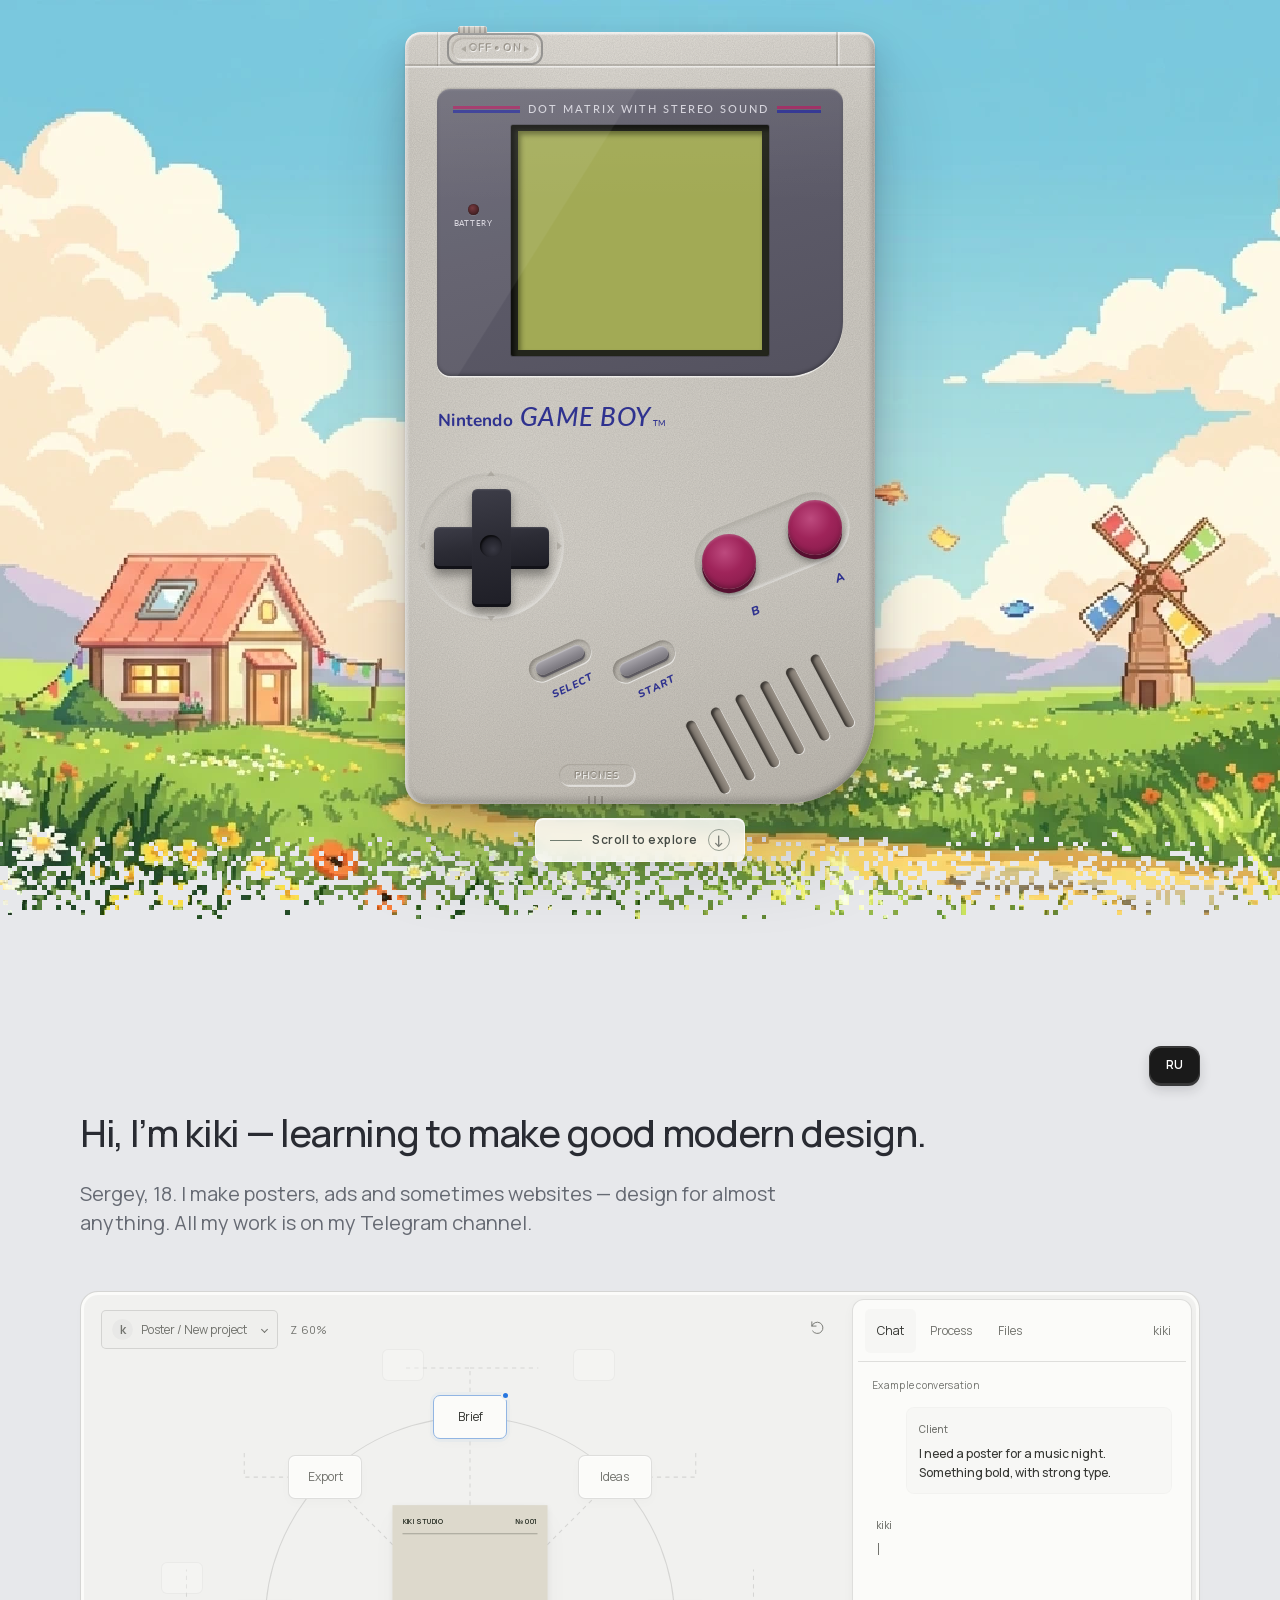
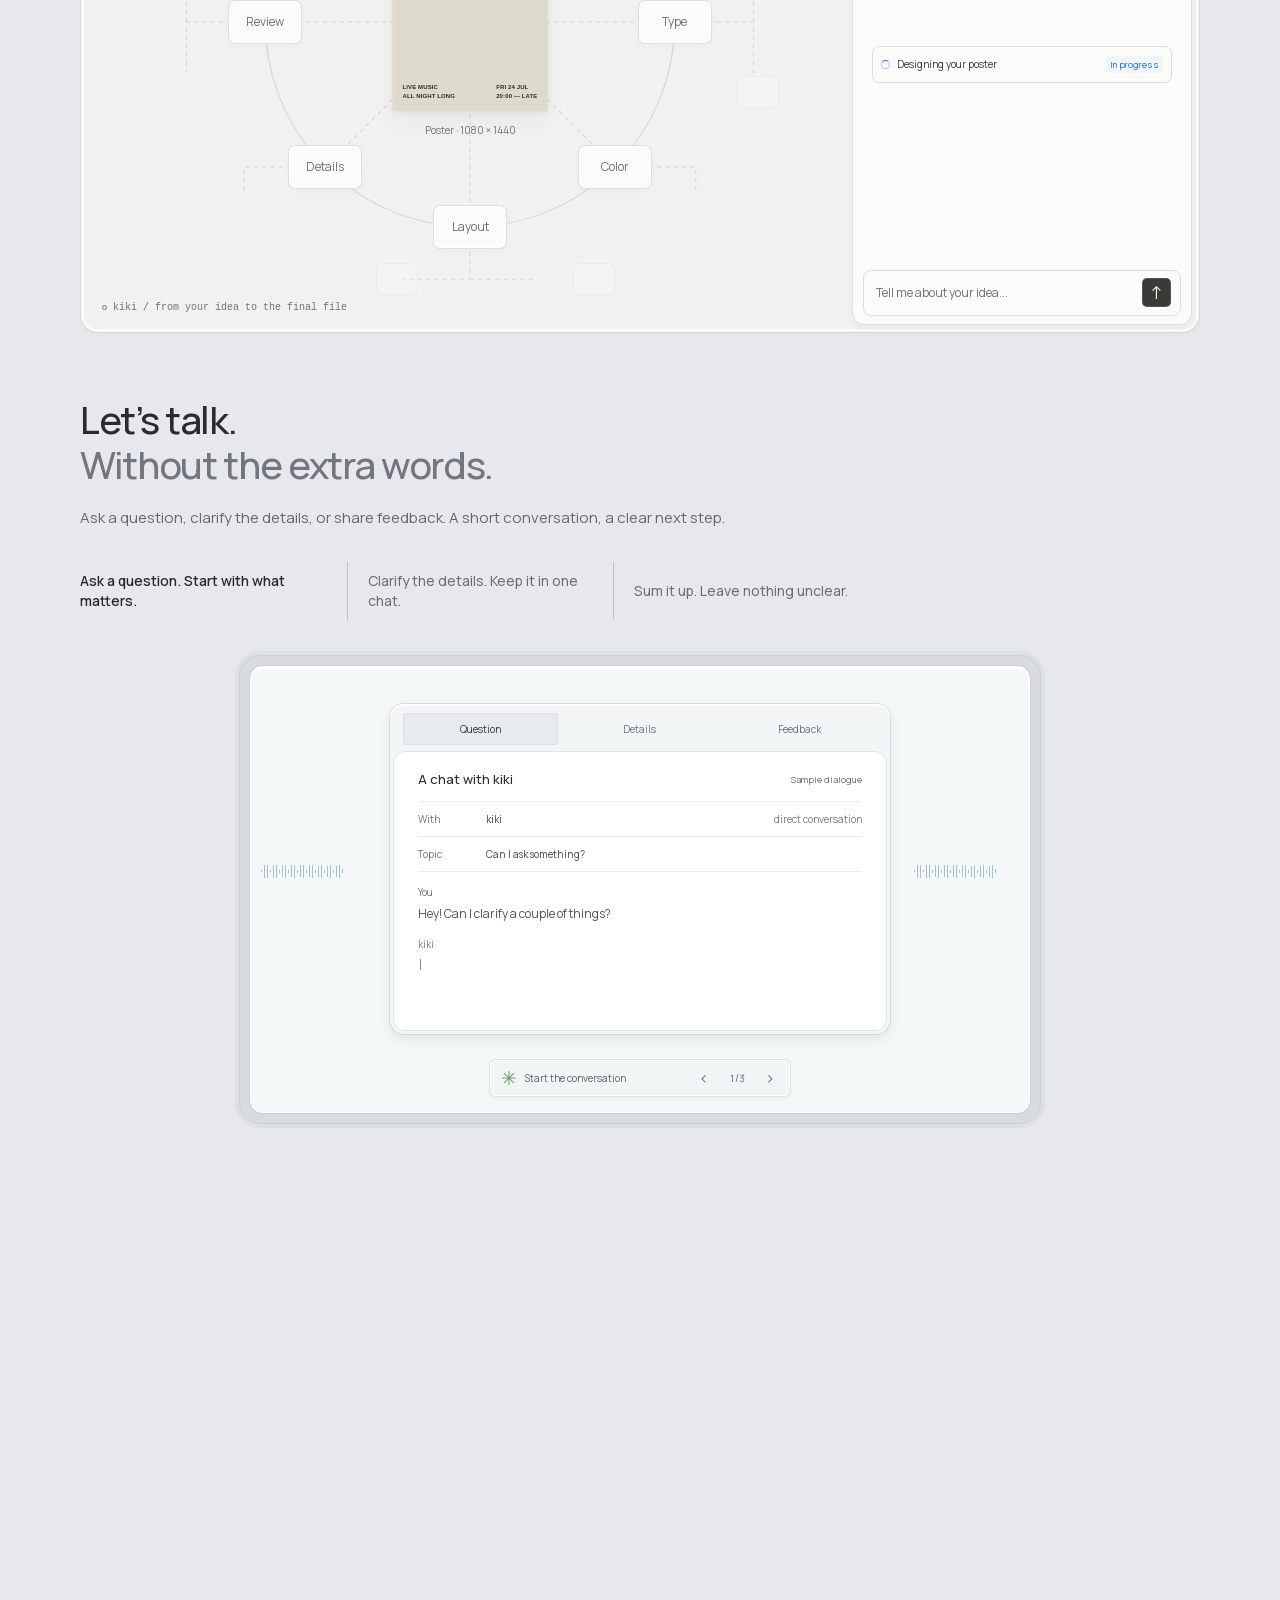
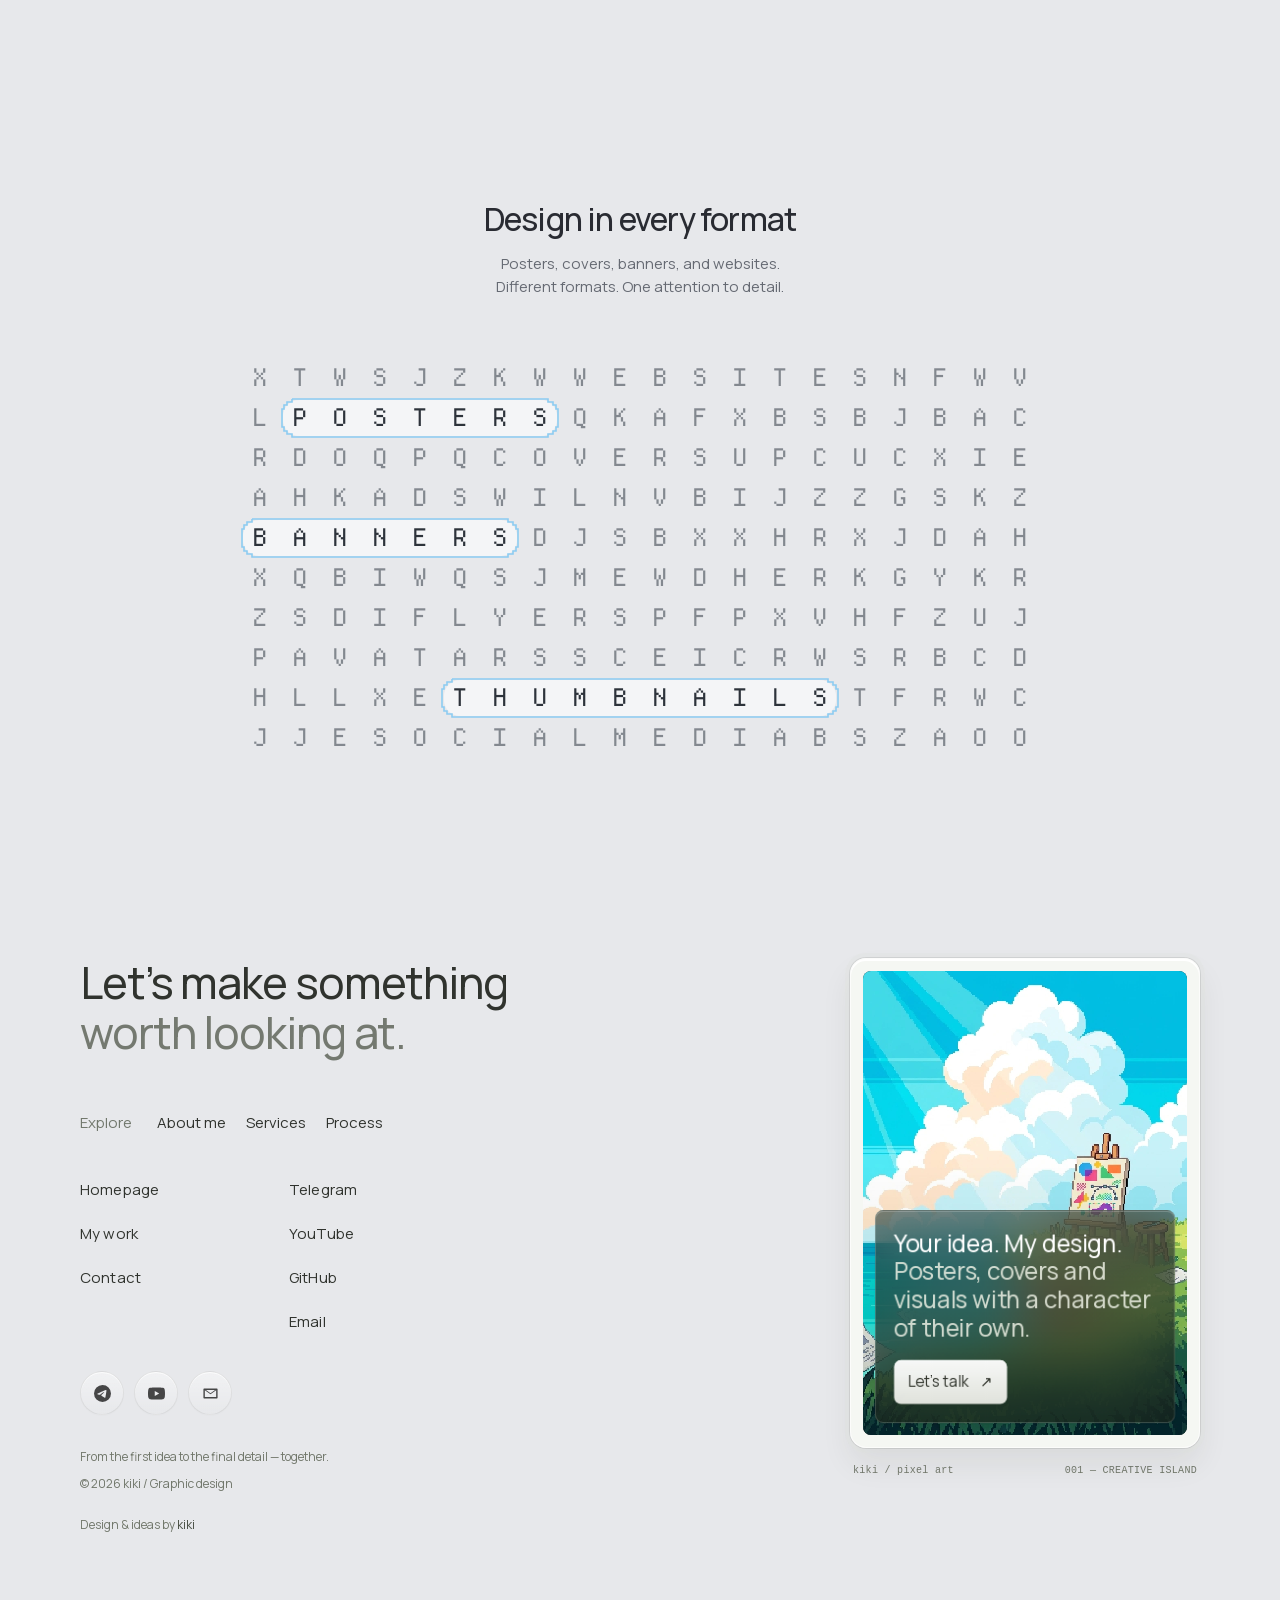
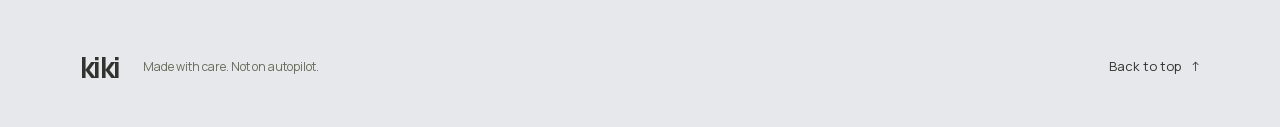
<file: index.html>
<!doctype html>
<html lang="en" data-theme="light">
  <head>
    <meta charset="utf-8" />
    <meta name="viewport" content="width=device-width, initial-scale=1, viewport-fit=cover" />
    <title>kiki — Graphic Designer</title>
    <meta
      name="description"
      content="kiki (Сергей, 18) — графический дизайнер: логотипы, айдентика, постеры и оформление соцсетей."
    />
    <link rel="icon" href="assets/favicons/favicon.ico" sizes="any" />
    <link rel="icon" type="image/png" sizes="16x16" href="assets/favicons/favicon-16.png" />
    <link rel="icon" type="image/png" sizes="32x32" href="assets/favicons/favicon-32.png" />
    <link rel="apple-touch-icon" sizes="180x180" href="assets/favicons/apple-touch-icon.png" />
    <link rel="preconnect" href="https://fonts.googleapis.com" />
    <link rel="preconnect" href="https://fonts.gstatic.com" crossorigin />
    <link
      rel="stylesheet"
      href="https://fonts.googleapis.com/css2?family=Lato:ital,wght@1,400;1,700&family=Nunito:ital,wght@0,800;1,800&display=swap"
    />
    <link rel="stylesheet" href="css/base.css" />
    <link rel="stylesheet" href="css/gameboy.css" />
    <link rel="stylesheet" href="css/site.css" />
    <link rel="stylesheet" href="css/components/folders.css" />
    <link rel="stylesheet" href="css/components/mail.css" />
    <link rel="stylesheet" href="css/components/design-studio.css" />
    <link rel="stylesheet" href="css/components/portfolio-footer.css" />
    <link rel="stylesheet" href="css/components/community-glass.css" />
    <link rel="stylesheet" href="css/components/conversation-banner.css" />
    <link rel="stylesheet" href="css/components/word-formats.css" />
    <link rel="stylesheet" href="css/components/intro-type.css" />
    <link rel="stylesheet" href="css/components/hero-pixel.css?v=2" />
  </head>
  <body>
    <main class="stage">
      <div class="gameboy" id="gameboy">
        <div class="top">
          <i class="groove groove-l"></i>
          <i class="groove groove-r"></i>
        </div>

        <button class="power" id="power" type="button" aria-label="Power">
          <span class="power-nub"></span>
          <span class="power-label"
            ><span class="tri tri-l"></span>OFF&thinsp;•&thinsp;ON<span class="tri tri-r"></span
          ></span>
        </button>

        <div class="lens">
          <div class="lens-head">
            <span class="stripe"></span>
            <span class="lens-text">DOT MATRIX WITH STEREO SOUND</span>
            <span class="stripe stripe-r"></span>
          </div>
          <div class="battery"><i class="led"></i><span>BATTERY</span></div>
          <div class="lcd-window">
            <canvas id="lcd" width="160" height="144" aria-label="Screen"></canvas>
            <i class="lcd-shade"></i>
          </div>
        </div>

        <div class="logo">
          <span class="logo-n">Nintendo</span><span class="logo-gb">GAME BOY</span><span class="logo-tm">TM</span>
        </div>

        <div class="dpad-well"></div>
        <i class="mark mark-up"></i>
        <i class="mark mark-down"></i>
        <i class="mark mark-left"></i>
        <i class="mark mark-right"></i>
        <div class="dpad" id="dpad" role="group" aria-label="D-pad">
          <i class="dpad-h"></i>
          <i class="dpad-v"></i>
          <i class="dpad-c"></i>
        </div>

        <div class="ab-well"></div>
        <div class="btn-round btn-b" data-btn="b" role="button" aria-label="B"></div>
        <div class="btn-round btn-a" data-btn="a" role="button" aria-label="A"></div>
        <span class="label label-b">B</span>
        <span class="label label-a">A</span>

        <div class="pill-well well-select">
          <div class="pill" data-btn="select" role="button" aria-label="Select"></div>
        </div>
        <div class="pill-well well-start">
          <div class="pill" data-btn="start" role="button" aria-label="Start"></div>
        </div>
        <span class="label label-pill label-select">SELECT</span>
        <span class="label label-pill label-start">START</span>

        <div class="speaker"><i></i><i></i><i></i><i></i><i></i><i></i></div>

        <div class="phones"><span>PHONES</span></div>
        <i class="jack"></i>
      </div>
      <div class="floor-shadow"></div>
      <a class="scroll-cue" href="#about" aria-label="Scroll down"
        ><span class="scroll-cue-line"></span
        ><span class="scroll-cue-label" data-i18n="scrollCue">Scroll to explore</span
        ><span class="scroll-cue-arrow" aria-hidden="true">↓</span></a
      >
    </main>

    <section class="site-info" id="about">
      <div class="site-wrap">
        <div class="site-language-row">
          <button id="lang-toggle" class="ref-button" type="button" aria-label="Switch to Russian">RU</button>
        </div>
        <div class="site-intro">
          <h1 data-i18n="heroTitle"></h1>
          <p class="site-lead" data-i18n="heroLead"></p>
        </div>

        <section class="design-studio" id="design-studio" aria-label="Poster design process">
          <div class="studio-canvas">
            <div class="studio-toolbar"><span class="studio-project"><span class="studio-monogram">k</span><span data-studio="project">Poster / New project</span><span class="studio-chevron" aria-hidden="true"></span></span><span class="studio-zoom">Z&nbsp; 60%</span><button class="studio-replay" type="button" aria-label="Replay animation"><svg viewBox="0 0 24 24" aria-hidden="true"><path d="M4 10a8 8 0 1 1 1 7M4 4v6h6"/></svg></button></div>
            <div class="studio-map">
              <svg class="studio-connections" viewBox="0 0 600 520" aria-hidden="true">
                <circle cx="300" cy="260" r="195" class="studio-orbit"/>
                <g class="studio-rays"><path d="M300 260V65"/><path d="M300 260L438 122"/><path d="M300 260H495"/><path d="M300 260L438 398"/><path d="M300 260V455"/><path d="M300 260L162 398"/><path d="M300 260H105"/><path d="M300 260L162 122"/></g>
                <g class="studio-trails"><path d="M300 65V260"/><path d="M438 122L300 260"/><path d="M495 260H300"/><path d="M438 398L300 260"/><path d="M300 455V260"/><path d="M162 398L300 260"/><path d="M105 260H300"/><path d="M162 122L300 260"/></g>
                <g class="studio-branches"><path d="M300 65V18H235M300 18H365"/><path d="M105 260H30V310M30 260V210"/><path d="M495 260H570V310M570 260V210"/><path d="M300 455V505H235M300 505H365"/><path d="M162 122H85V95M438 122H515V95M162 398H85V425M438 398H515V425"/></g>
              </svg>
              <div class="studio-ghost ghost-1"></div><div class="studio-ghost ghost-2"></div><div class="studio-ghost ghost-3"></div><div class="studio-ghost ghost-4"></div><div class="studio-ghost ghost-5"></div><div class="studio-ghost ghost-6"></div>
              <div class="studio-node node-0" data-step="0"><span data-studio="step0">Brief</span><span class="node-indicator" aria-hidden="true"></span></div>
<div class="studio-node node-1" data-step="1"><span data-studio="step1">Ideas</span><span class="node-indicator" aria-hidden="true"></span></div>
<div class="studio-node node-2" data-step="2"><span data-studio="step2">Type</span><span class="node-indicator" aria-hidden="true"></span></div>
<div class="studio-node node-3" data-step="3"><span data-studio="step3">Color</span><span class="node-indicator" aria-hidden="true"></span></div>
<div class="studio-node node-4" data-step="4"><span data-studio="step4">Layout</span><span class="node-indicator" aria-hidden="true"></span></div>
<div class="studio-node node-5" data-step="5"><span data-studio="step5">Details</span><span class="node-indicator" aria-hidden="true"></span></div>
<div class="studio-node node-6" data-step="6"><span data-studio="step6">Review</span><span class="node-indicator" aria-hidden="true"></span></div>
<div class="studio-node node-7" data-step="7"><span data-studio="step7">Export</span><span class="node-indicator" aria-hidden="true"></span></div>
              <div class="studio-artboard"><div class="poster-design"><div class="poster-topline">KIKI STUDIO <span>№ 001</span></div><div class="poster-type">MAKE<br><span>SOME</span><br>NOISE.</div><div class="poster-shape" aria-hidden="true"></div><div class="poster-footer"><span>LIVE MUSIC<br>ALL NIGHT LONG</span><span>FRI 24 JUL<br>20:00 — LATE</span></div></div><span class="artboard-label" data-studio="artboard">Poster · 1080 × 1440</span></div>
            </div>
            <div class="studio-footnote"><span class="studio-live-dot" aria-hidden="true"></span><span data-studio="footnote">kiki / from your idea to the final file</span></div>
          </div>
          <div class="studio-chat">
            <div class="studio-chat-tabs" role="tablist" aria-label="Project views"><button class="active" type="button" role="tab" aria-selected="true" aria-controls="studio-chat-panel" id="studio-tab-chat" data-view="chat" data-studio="chatTab">Chat</button><button type="button" role="tab" aria-selected="false" aria-controls="studio-process-panel" id="studio-tab-process" data-view="process" data-studio="processTab">Process</button><button type="button" role="tab" aria-selected="false" aria-controls="studio-files-panel" id="studio-tab-files" data-view="files" data-studio="filesTab">Files</button><span class="studio-chat-name">kiki</span></div>
            <div class="studio-chat-body" id="studio-chat-panel" role="tabpanel" aria-labelledby="studio-tab-chat">
              <span class="studio-demo-label" data-studio="demo">Example conversation</span>
              <div class="studio-message client"><span class="message-author" data-studio="client">Client</span><p data-studio="request">I need a poster for a music night. Something bold, with strong type.</p></div>
              <div class="studio-message designer"><span class="message-author">kiki</span><p class="studio-typed"></p></div>
              <div class="studio-task"><span class="studio-spinner" aria-hidden="true"></span><span data-studio="task">Designing your poster</span><span class="studio-task-status" data-studio="running">In progress</span></div>
              <div class="studio-message final"><span class="message-author">kiki</span><p data-studio="done">Here’s the first version. What do you think? We can adjust the colors and details together.</p><div class="studio-attachment"><span class="attachment-icon" aria-hidden="true">↗</span><span>music-night.pdf<small data-studio="attachment">First version · ready for review</small></span></div></div>
            </div>
            <div class="studio-extra-panel" id="studio-process-panel" role="tabpanel" aria-labelledby="studio-tab-process" hidden><span class="studio-demo-label" data-studio="processHeading">From idea to finished poster</span><ol class="studio-process-list"><li data-studio="step0">Brief</li><li data-studio="step1">Ideas</li><li data-studio="step2">Type</li><li data-studio="step3">Color</li><li data-studio="step4">Layout</li><li data-studio="step5">Details</li><li data-studio="step6">Review</li><li data-studio="step7">Export</li></ol><p data-studio="processNote">You’re part of every step. We discuss, refine, and make it yours.</p></div>
            <div class="studio-extra-panel" id="studio-files-panel" role="tabpanel" aria-labelledby="studio-tab-files" hidden><span class="studio-demo-label" data-studio="filesHeading">Example deliverables</span><div class="studio-file"><span>music-night.pdf</span><small data-studio="print">Print-ready poster</small></div><div class="studio-file"><span>music-night.png</span><small data-studio="social">Version for social media</small></div><p data-studio="filesNote">Final formats are agreed on for each project.</p></div>
            <a class="studio-chat-compose" href="https://t.me/Kik1el" target="_blank" rel="noopener"><span data-studio="cta">Tell me about your idea...</span><span class="compose-arrow" aria-hidden="true">↑</span></a>
          </div>
        </section>

        <section class="conversation-banner" id="conversation" aria-labelledby="conversation-title">
          <header class="cb-intro">
            <h2 id="conversation-title"><span data-cb="title"></span><br><span class="cb-soft" data-cb="titleSoft"></span></h2>
            <p data-cb="intro"></p>
          </header>
          <div class="cb-tabs" role="tablist" aria-label="Project stages">
            <button type="button" role="tab" id="cb-tab-0" aria-controls="cb-panel" aria-selected="true" data-cb-step="0"><span data-cb="tab0"></span><i class="cb-tab-progress" aria-hidden="true"></i></button>
            <button type="button" role="tab" id="cb-tab-1" aria-controls="cb-panel" aria-selected="false" tabindex="-1" data-cb-step="1"><span data-cb="tab1"></span><i class="cb-tab-progress" aria-hidden="true"></i></button>
            <button type="button" role="tab" id="cb-tab-2" aria-controls="cb-panel" aria-selected="false" tabindex="-1" data-cb-step="2"><span data-cb="tab2"></span><i class="cb-tab-progress" aria-hidden="true"></i></button>
          </div>
          <div class="cb-frame" id="cb-panel" role="tabpanel" aria-labelledby="cb-tab-0" tabindex="0">
            <div class="cb-canvas">
              <div class="cb-scene cb-conversation" data-scene="0">
                <div class="cb-signal cb-signal-left" aria-hidden="true"></div><div class="cb-signal cb-signal-right" aria-hidden="true"></div>
                <article class="cb-dialog-card">
                  <nav class="cb-mini-tabs" aria-label="Conversation topics"><button type="button" data-chat="0" aria-pressed="true" data-cb="chat0"></button><button type="button" data-chat="1" aria-pressed="false" data-cb="chat1"></button><button type="button" data-chat="2" aria-pressed="false" data-cb="chat2"></button></nav>
                  <div class="cb-dialog-paper">
                    <header class="cb-dialog-header"><strong data-cb="dialogTitle"></strong><span class="cb-example" data-cb="example"></span></header>
                    <div class="cb-meta"><span data-cb="to"></span><b>kiki</b><span data-cb="chatContext"></span></div>
                    <div class="cb-meta"><span data-cb="subject"></span><b data-cb="subjectText"></b></div>
                    <div class="cb-dialog-messages"><p class="cb-question"><span data-cb="you"></span><span data-cb="request"></span></p><p class="cb-response"><span>kiki</span><span class="cb-typed"></span><i class="cb-typing-caret" aria-hidden="true"></i></p></div>
                    <div class="cb-paper-fade" aria-hidden="true"></div>
                  </div>
                </article>
                <div class="cb-project-pager"><span class="cb-pixel-icon" aria-hidden="true">✳</span><span data-cb="projectName"></span><button type="button" class="cb-prev" aria-label="Previous example">‹</button><span class="cb-counter">1/3</span><button type="button" class="cb-next" aria-label="Next example">›</button></div>
              </div>
              <div class="cb-scene cb-board" data-scene="1" hidden>
                <div class="cb-task-card"><div class="cb-task-row"><span class="cb-status review" data-cb="review"></span><div><span data-cb-task="0"></span><small data-cb="byKiki"></small></div></div><div class="cb-task-row"><span class="cb-status running" data-cb="running"></span><div><span data-cb-task="1"></span><small data-cb="byKiki"></small></div></div><div class="cb-task-row"><span class="cb-status complete" data-cb="complete"></span><div><span data-cb-task="2"></span><small data-cb="byKiki"></small></div></div><div class="cb-task-row"><span class="cb-status waiting" data-cb="waiting"></span><div><span data-cb-task="3"></span><small data-cb="together"></small></div></div></div>
                <div class="cb-board-line" aria-hidden="true"></div>
                <div class="cb-categories"><button type="button" data-category="0" aria-pressed="true"><span class="cb-counts"><i></i><span data-cb="topicBadge"></span></span><span data-cb="category0"></span></button><button type="button" data-category="1" aria-pressed="false"><span class="cb-counts"><i></i><span data-cb="topicBadge"></span></span><span data-cb="category1"></span></button><button type="button" data-category="2" aria-pressed="false"><span class="cb-counts"><i></i><span data-cb="topicBadge"></span></span><span data-cb="category2"></span></button><button type="button" data-category="3" aria-pressed="false"><span class="cb-counts"><i></i><span data-cb="topicBadge"></span></span><span data-cb="category3"></span></button><button type="button" data-category="4" aria-pressed="false"><span class="cb-counts"><i></i><span data-cb="topicBadge"></span></span><span data-cb="category4"></span></button></div>
              </div>
              <div class="cb-scene cb-flow" data-scene="2" hidden>
                <aside class="cb-flow-sidebar"><h3 data-cb="flowTitle"></h3><div class="cb-flow-field"><span data-cb="name"></span><div data-cb="flowName"></div></div><div class="cb-flow-field"><span data-cb="briefLabel"></span><p data-cb="brief"></p></div><div class="cb-flow-extra" hidden><strong data-cb="extraTitle"></strong><p data-cb="extraText"></p></div></aside>
                <div class="cb-tree">
                  <button type="button" class="cb-add cb-add-idea" data-flow-action="idea"><span class="cb-tooltip" data-cb="addIdea"></span><span class="cb-plus" aria-hidden="true"></span></button>
                  <div class="cb-tree-stem" aria-hidden="true"></div><div class="cb-tree-node cb-tree-main"><span class="cb-node-icon" aria-hidden="true"><i></i><i></i><i></i><i></i><i></i><i></i><i></i><i></i><i></i></span><div><b>kiki</b><small data-cb="designer"></small></div></div>
                  <div class="cb-tree-stem cb-long-stem" aria-hidden="true"></div><button type="button" class="cb-add" data-flow-action="details"><span class="cb-tooltip" data-cb="addDetails"></span><span class="cb-plus" aria-hidden="true"></span></button>
                  <div class="cb-tree-branches" aria-hidden="true"><i></i><i></i><i></i></div>
                  <div class="cb-tree-children"><button type="button" class="cb-tree-node" data-flow-action="idea"><span class="cb-node-icon" aria-hidden="true"><i></i><i></i><i></i><i></i><i></i><i></i><i></i><i></i><i></i></span><span><b data-cb="node0"></b><small data-cb="nodeSub0"></small></span></button><button type="button" class="cb-tree-node" data-flow-action="style"><span class="cb-node-icon" aria-hidden="true"><i></i><i></i><i></i><i></i><i></i><i></i><i></i><i></i><i></i></span><span><b data-cb="node1"></b><small data-cb="nodeSub1"></small></span></button><button type="button" class="cb-tree-node" data-flow-action="files"><span class="cb-node-icon" aria-hidden="true"><i></i><i></i><i></i><i></i><i></i><i></i><i></i><i></i><i></i></span><span><b data-cb="node2"></b><small data-cb="nodeSub2"></small></span></button></div>
                  <div class="cb-apps"><img src="assets/icons/apps/photoshop.svg" alt="Photoshop"><img src="assets/icons/apps/illustrator.svg" alt="Illustrator"><img src="assets/icons/apps/indesign.svg" alt="InDesign"><span class="cb-apps-divider"></span><a href="https://t.me/Kik1el" target="_blank" rel="noopener" aria-label="Telegram"><img src="assets/icons/social/telegram.svg" alt=""></a><span data-cb="andYou"></span></div>
                </div>
              </div>
            </div>
          </div>
        </section>

        <section class="mail-block" id="mail" aria-labelledby="mail-title">
          <div class="mail-visual" data-aos="fade-right" aria-hidden="true">
            <div class="mail-stage" data-mail-stage>
              <div class="mail-cols"><i></i><i></i><i></i></div>
              <article class="mail-card mail-preview">
                <header class="mail-card-head">
                  <svg class="mail-gmail" viewBox="0 0 48 36" aria-hidden="true">
                    <path fill="#4285f4" d="M3.3 36h7.6V17.5L0 9.3v23.4C0 34.5 1.5 36 3.3 36z" />
                    <path fill="#34a853" d="M37.1 36h7.6c1.8 0 3.3-1.5 3.3-3.3V9.3l-10.9 8.2z" />
                    <path fill="#fbbc04" d="M37.1 3.3v14.2L48 9.3V4.9c0-4-4.6-6.3-7.8-3.9z" />
                    <path fill="#ea4335" d="M10.9 17.5V3.3L24 13.1l13.1-9.8v14.2L24 27.3z" />
                    <path fill="#c5221f" d="M0 4.9v4.4l10.9 8.2V3.3L7.8 1C4.6-1.4 0 .9 0 4.9z" /></svg
                  ><span data-i18n="mailPreview">New message</span>
                </header>
                <div class="mail-row">
                  <span data-i18n="mailTo">To</span>
                  <p><b>kiki</b> f7707111@gmail.com</p>
                </div>
                <div class="mail-row">
                  <span data-i18n="mailFrom">From</span>
                  <p><b data-i18n="mailYou">You</b> <span data-i18n="mailYouMail">hello@yourmail.com</span></p>
                </div>
                <div class="mail-row">
                  <span data-i18n="mailSubject">Subject</span>
                  <p><b data-i18n="mailSubjectText">Poster for our event</b></p>
                </div>
                <div class="mail-body"><p data-mail-type></p></div>
              </article>
              <article class="mail-card mail-status">
                <header class="mail-status-head"><span data-i18n="mailStatusTitle">Letter status</span><i>×</i></header>
                <div class="mail-status-inner">
                  <small data-i18n="mailChance">Chance of reply</small>
                  <div class="mail-big">
                    <strong data-mail-count>0%</strong><em data-i18n="mailBadge">personally</em>
                  </div>
                  <div class="mail-bar"><i data-mail-bar></i></div>
                  <ul class="mail-steps">
                    <li class="mail-step" data-step>
                      <span data-i18n="mailStep1">Sent</span
                      ><b class="mail-tick"
                        ><svg viewBox="0 0 12 12" aria-hidden="true">
                          <path
                            d="M2.5 6.4 5 8.8l4.5-5.3"
                            fill="none"
                            stroke="currentColor"
                            stroke-width="1.6"
                            stroke-linecap="round"
                            stroke-linejoin="round"
                          /></svg
                      ></b>
                    </li>
                    <li class="mail-step" data-step>
                      <span data-i18n="mailStep2">Delivered</span
                      ><b class="mail-tick"
                        ><svg viewBox="0 0 12 12" aria-hidden="true">
                          <path
                            d="M2.5 6.4 5 8.8l4.5-5.3"
                            fill="none"
                            stroke="currentColor"
                            stroke-width="1.6"
                            stroke-linecap="round"
                            stroke-linejoin="round"
                          /></svg
                      ></b>
                    </li>
                    <li class="mail-step" data-step>
                      <span data-i18n="mailStep3">Read by kiki</span
                      ><b class="mail-tick"
                        ><svg viewBox="0 0 12 12" aria-hidden="true">
                          <path
                            d="M2.5 6.4 5 8.8l4.5-5.3"
                            fill="none"
                            stroke="currentColor"
                            stroke-width="1.6"
                            stroke-linecap="round"
                            stroke-linejoin="round"
                          /></svg
                      ></b>
                    </li>
                    <li class="mail-step" data-step>
                      <span data-i18n="mailStep4">Reply</span><b class="mail-typing"><i></i><i></i><i></i></b>
                    </li>
                  </ul>
                  <span class="mail-fake-btn" data-i18n="mailView">Open letter</span>
                </div>
              </article>
            </div>
          </div>
          <div class="mail-copy" data-aos="fade-left">
            <p class="mail-kicker" data-i18n="mailKicker">Gmail / Mail</p>
            <h2 id="mail-title" data-i18n="mailTitle">Prefer email? <span>Write to me on Gmail</span></h2>
            <p class="mail-lead" data-i18n="mailLead"></p>
            <div class="mail-actions">
              <a class="mail-action" href="mailto:f7707111@gmail.com"
                ><span class="mail-num">1.1</span><span class="mail-label" data-i18n="mailAct1">Write a letter</span
                ><span class="mail-plus"
                  ><svg viewBox="0 0 12 12" aria-hidden="true">
                    <path
                      d="M6 1.5v9M1.5 6h9"
                      stroke="currentColor"
                      stroke-width="1.3"
                      stroke-linecap="round"
                    /></svg></span
              ></a>
              <a
                class="mail-action"
                href="https://mail.google.com/mail/?view=cm&amp;fs=1&amp;to=f7707111@gmail.com"
                target="_blank"
                rel="noopener"
                ><span class="mail-num">1.2</span><span class="mail-label" data-i18n="mailAct2">Open in Gmail</span
                ><span class="mail-plus"
                  ><svg viewBox="0 0 12 12" aria-hidden="true">
                    <path
                      d="M6 1.5v9M1.5 6h9"
                      stroke="currentColor"
                      stroke-width="1.3"
                      stroke-linecap="round"
                    /></svg></span
              ></a>
              <button class="mail-action" type="button" data-mail-copy>
                <span class="mail-num">1.3</span
                ><span class="mail-label"
                  ><span data-i18n="mailAct3">Copy address</span> <em>f7707111@gmail.com</em></span
                ><span class="mail-plus"
                  ><svg viewBox="0 0 12 12" aria-hidden="true">
                    <path d="M6 1.5v9M1.5 6h9" stroke="currentColor" stroke-width="1.3" stroke-linecap="round" /></svg
                ></span>
              </button>
            </div>
          </div>
        </section>
        <div class="site-wrap site-community">
          <article class="community-card" data-aos="fade-right">
            <div class="community-kicker">GitHub</div>
            <h2 data-i18n="githubTitle">Like what you see?</h2>
            <p data-i18n="githubText"></p>
            <a class="ref-button community-button" href="https://github.com/f7707111-rgb" target="_blank" rel="noopener"
              ><img src="assets/icons/social/github.svg" alt="" /><span data-i18n="githubButton">GitHub</span></a
            >
          </article>
          <article class="community-card" data-aos="fade-left">
            <div class="community-kicker">Community</div>
            <h2 data-i18n="communityTitle"></h2>
            <p data-i18n="communityText"></p>
            <div class="community-links">
              <a class="community-link" href="https://t.me/Kik1el" target="_blank" rel="noopener"
                ><span data-i18n="discordLink">Message me</span><span>›</span></a
              ><a class="community-link" href="https://www.youtube.com/@feduk1-c6z" target="_blank" rel="noopener"
                ><span data-i18n="siteLink">YouTube</span><span>›</span></a
              >
            </div>
          </article>
        </div>
      </div>
    </section>

      <section class="site-wrap folders" id="about-kiki" aria-labelledby="about-kiki-title">
        <header class="folders-head" data-aos="fade-right">
          <h2 id="about-kiki-title" data-i18n="aboutTitle">About me</h2>
          <p data-i18n="aboutLead"></p>
        </header>
        <div class="folders-grid" data-folders data-aos="fade-up"></div>
      </section>
    <section class="word-formats site-wrap" id="design-formats" aria-labelledby="formats-title">
      <header class="wf-heading">
        <h2 id="formats-title" data-wf="title">Design in every format</h2>
        <p data-wf="intro">Posters, covers, banners, and websites.<br>Different formats. One attention to detail.</p>
      </header>
      <div class="wf-board" aria-hidden="true"><div class="wf-letters"></div><div class="wf-highlights"></div></div>
      <p class="wf-accessible" data-wf="accessible"></p>
    </section>
    <footer class="portfolio-footer" id="contact" aria-labelledby="footer-title">
      <div class="footer-grid-pattern" aria-hidden="true"></div>
      <div class="site-wrap footer-layout">
        <div class="footer-copy">
          <h2 id="footer-title"><span data-i18n="endTitle">Let’s make something</span> <span class="footer-title-soft" data-i18n="endTitleSoft">worth looking at.</span></h2>
          <nav class="footer-project-links" aria-label="Explore">
            <span data-i18n="endExplore">Explore</span>
            <a href="section.html?s=about" data-page-link data-i18n="endAbout">About me</a>
            <a href="section.html?s=services" data-page-link data-i18n="endServices">Services</a>
            <a href="section.html?s=process" data-page-link data-i18n="endProcess">Process</a>
          </nav>
          <div class="footer-nav-columns">
            <nav aria-label="Website">
              <a href="index.html#about" data-i18n="endHome">Homepage</a>
              <a href="https://t.me/KikiVisual" target="_blank" rel="noopener" data-i18n="endWork">My work</a>
              <a href="section.html?s=contact" data-page-link data-i18n="endContact">Contact</a>
            </nav>
            <nav aria-label="Social and contact">
              <a href="https://t.me/Kik1el" target="_blank" rel="noopener">Telegram</a>
              <a href="https://www.youtube.com/@feduk1-c6z" target="_blank" rel="noopener">YouTube</a>
              <a href="https://github.com/f7707111-rgb" target="_blank" rel="noopener">GitHub</a>
              <a href="mailto:f7707111@gmail.com">Email</a>
            </nav>
          </div>
          <nav class="footer-socials" aria-label="Social links">
            <a href="https://t.me/Kik1el" target="_blank" rel="noopener" aria-label="Telegram"><img src="assets/icons/social/telegram.svg" alt="" /></a>
            <a href="https://www.youtube.com/@feduk1-c6z" target="_blank" rel="noopener" aria-label="YouTube"><img src="assets/icons/social/youtube.svg" alt="" /></a>
            <a href="mailto:f7707111@gmail.com" aria-label="Email"><img src="assets/icons/social/mail.svg" alt="" /></a>
          </nav>
          <div class="footer-meta"><p data-i18n="endPersonal">From the first idea to the final detail — together.</p><p>© 2026 kiki <span data-i18n="endRole">/ Graphic design</span></p><p class="footer-credit"><span data-i18n="endMade">Design &amp; ideas by</span> <a href="section.html?s=about" data-page-link>kiki</a></p></div>
        </div>
        <div class="footer-card-perspective">
          <article class="footer-feature-card">
            <div class="footer-card-foil" aria-hidden="true"></div><div class="footer-card-edge" aria-hidden="true"></div>
            <div class="footer-feature-image"><img src="assets/images/footer-pixel-art.webp" alt="Pixel-art creative island with an easel, sea and bright clouds" width="896" height="1200" loading="lazy" /><div class="footer-card-shine" aria-hidden="true"></div></div>
            <div class="footer-glass"><p><span data-i18n="endCardTitle">Your idea. My design.</span> <span class="footer-glass-soft" data-i18n="endCardText">Posters, covers and visuals with a character of their own.</span></p><a class="footer-card-cta" href="https://t.me/Kik1el" target="_blank" rel="noopener"><span data-i18n="endCta">Let’s talk</span><span aria-hidden="true">↗</span></a></div>
          </article>
          <p class="footer-card-caption"><span>kiki / pixel art</span><span>001 — CREATIVE ISLAND</span></p>
        </div>
      </div>
      <div class="footer-bottom"><div class="site-wrap"><a href="index.html#about" class="footer-wordmark" aria-label="kiki homepage">kiki</a><span data-i18n="endBottom">Made with care. Not on autopilot.</span><a href="#about" class="footer-top-link"><span data-i18n="endTop">Back to top</span><span aria-hidden="true">↑</span></a></div></div>
    </footer>

    <!-- data -->
    <script src="js/data/translations.js"></script>
    <script src="js/data/sections.js"></script>
    <!-- site -->
    <script src="js/site/folders.js"></script>
    <script src="js/site/settings.js"></script>
    <script src="js/site/design-studio.js"></script>
    <script src="js/site/conversation-banner.js"></script>
    <script src="js/site/word-formats.js"></script>
    <script src="js/site/reveal.js"></script>
    <script src="js/site/mail.js"></script>
    <script src="js/site/portfolio-footer.js"></script>
    <!-- game boy -->
    <script src="js/gameboy/font.js"></script>
    <script src="js/gameboy/lcd.js"></script>
    <script src="js/gameboy/sound.js"></script>
    <script src="js/gameboy/input.js"></script>
    <script src="js/gameboy/games-loader.js"></script>
  </body>
</html>
</file>
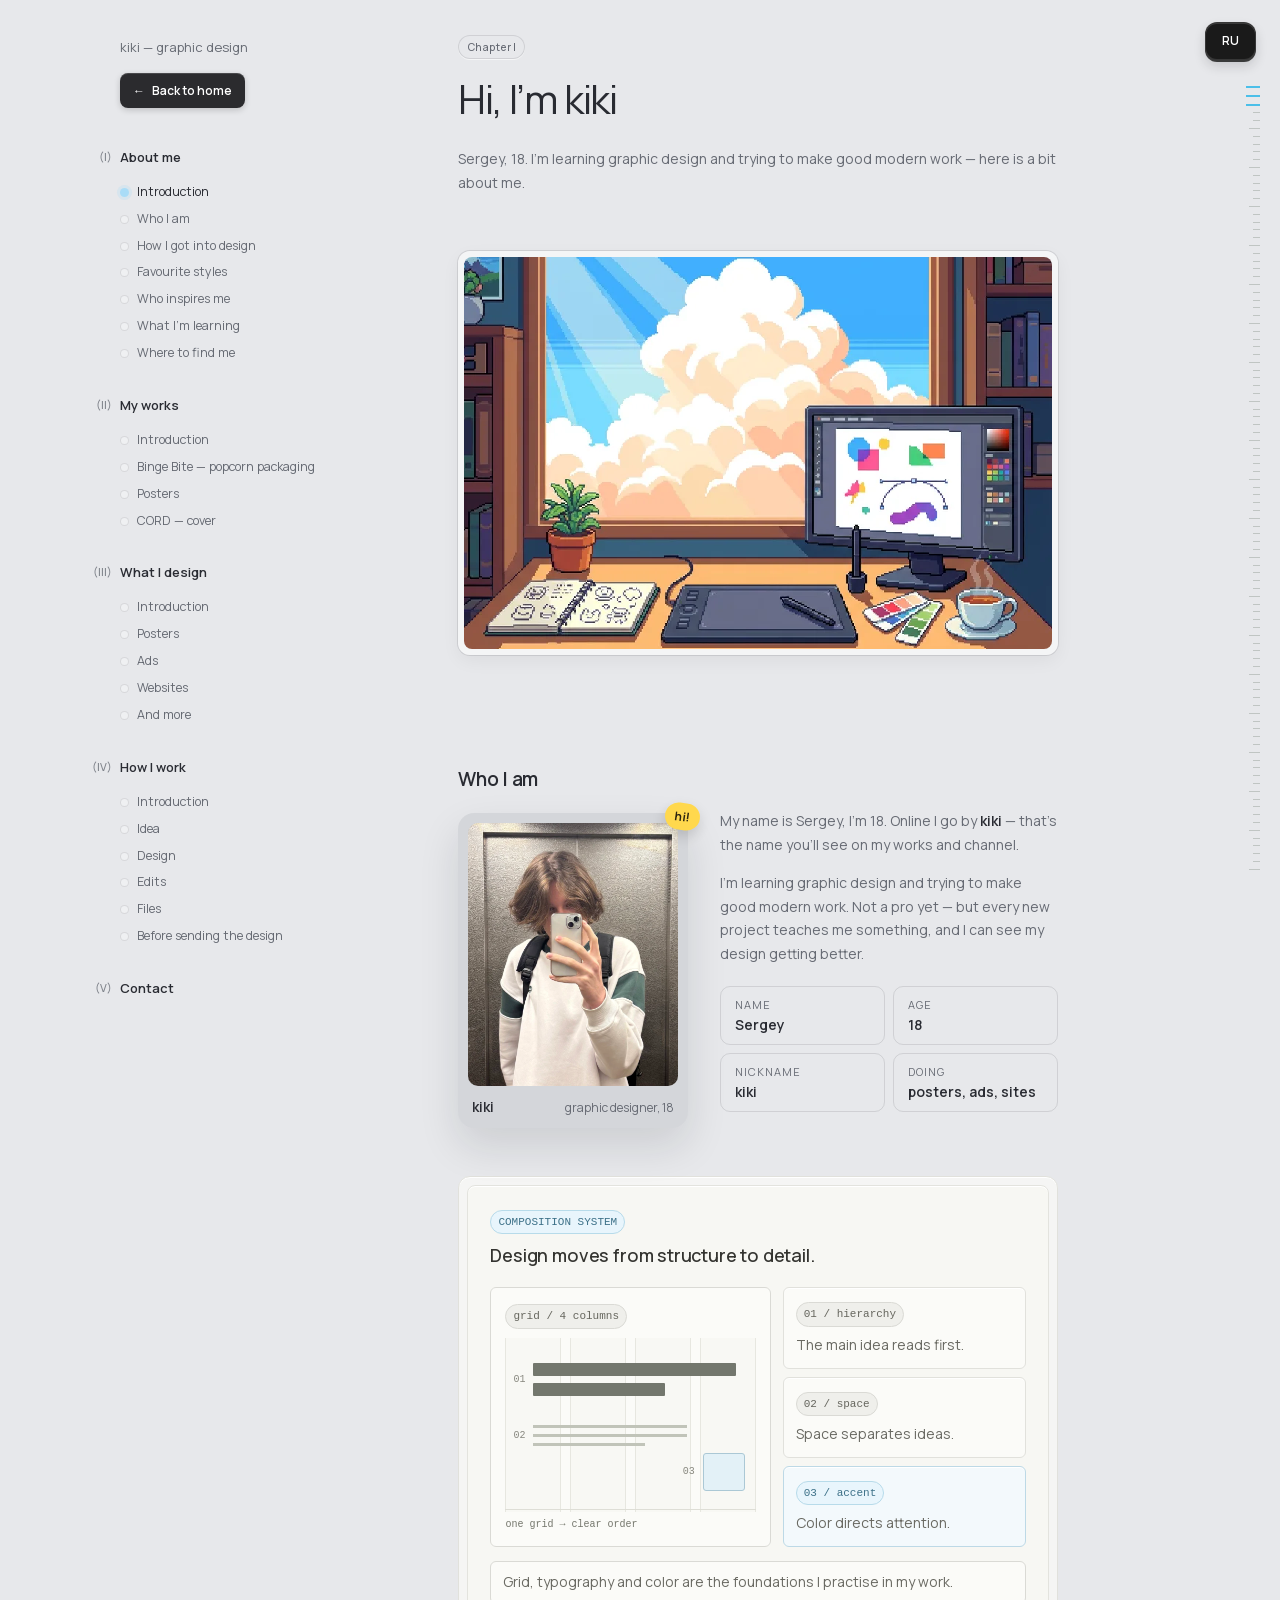
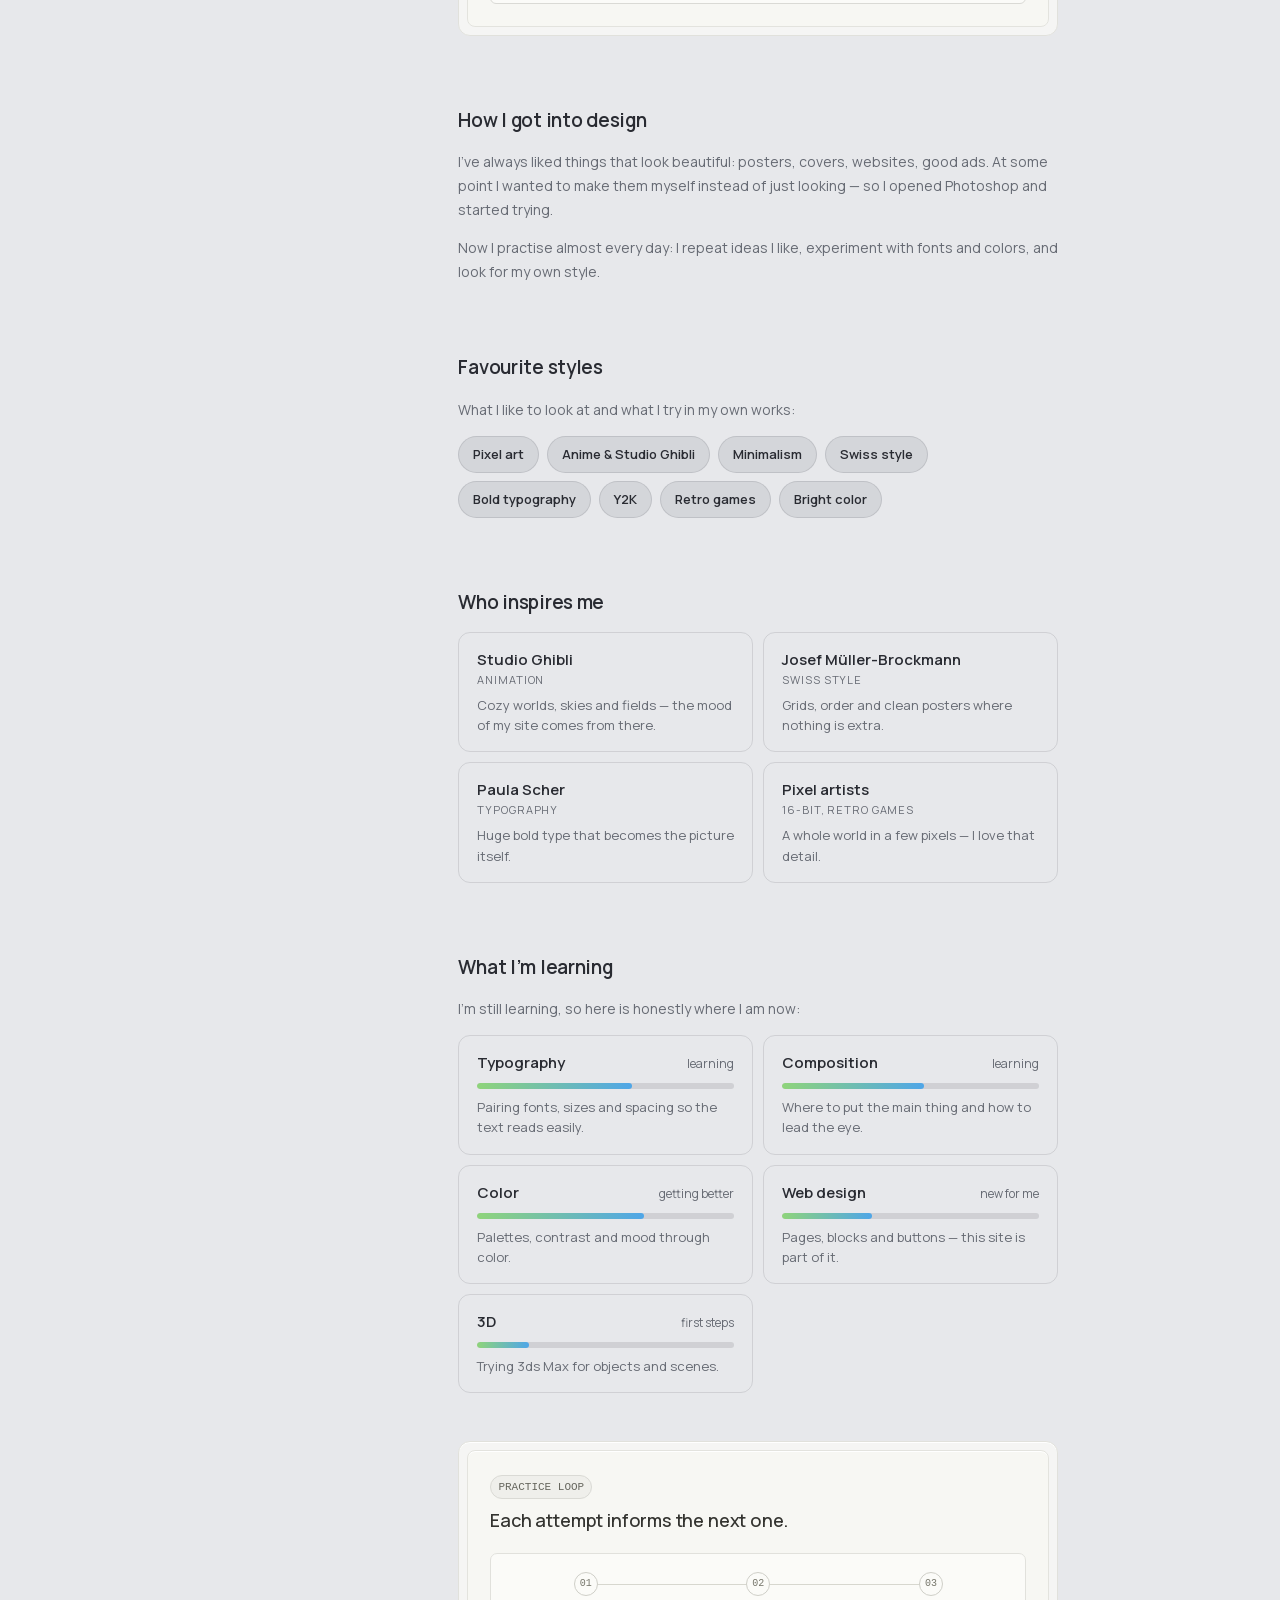
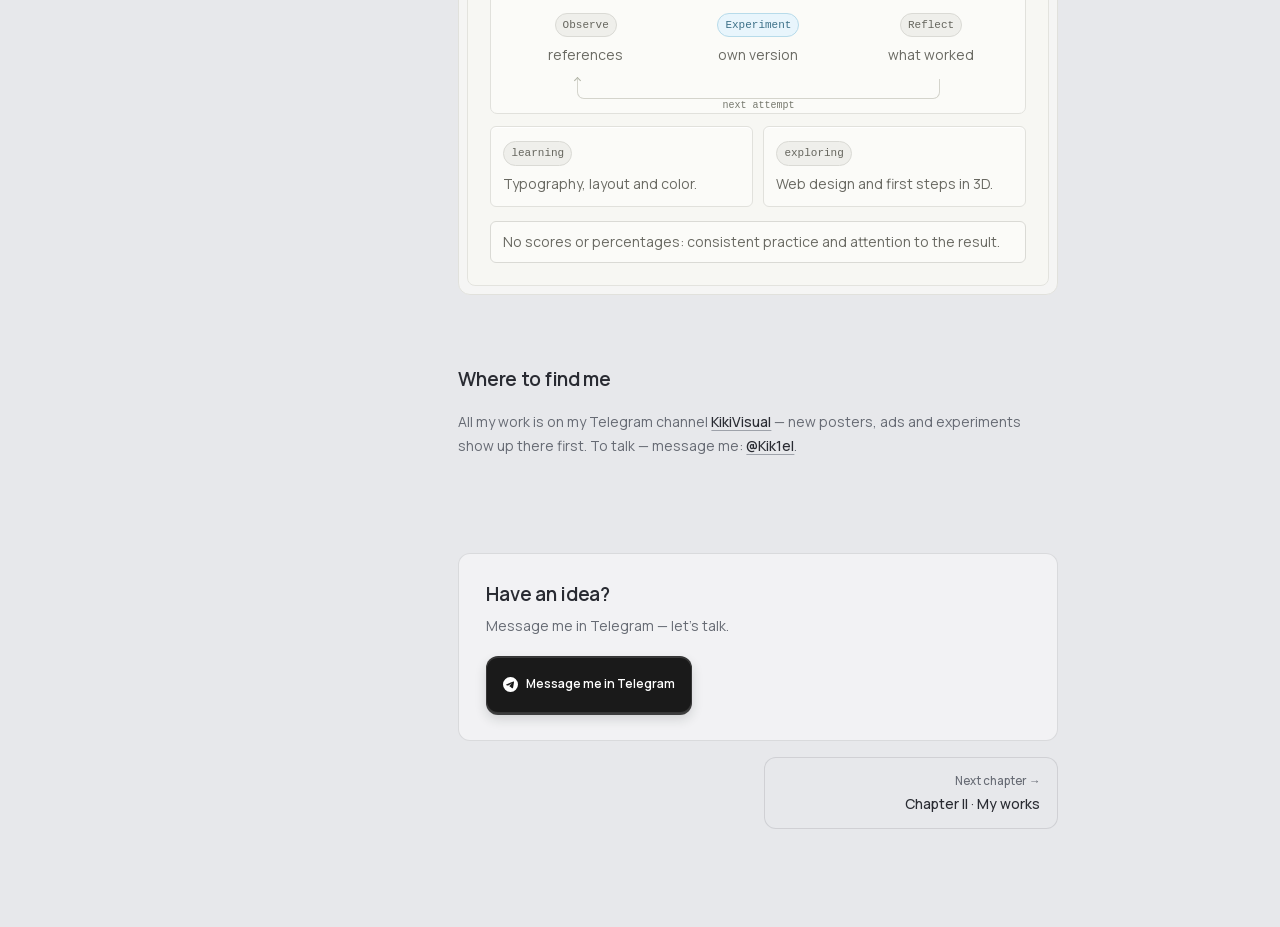
<file: section.html>
<!doctype html>
<html lang="en" data-theme="light">
  <head>
    <meta charset="utf-8" />
    <meta name="viewport" content="width=device-width, initial-scale=1, viewport-fit=cover" />
    <title>kiki — Graphic Designer</title>
    <meta
      name="description"
      content="kiki (Sergey, 18) — graphic designer portfolio: about me, services, process and contacts."
    />
    <link rel="icon" href="assets/favicons/favicon.ico" sizes="any" />
    <link rel="icon" type="image/png" sizes="16x16" href="assets/favicons/favicon-16.png" />
    <link rel="icon" type="image/png" sizes="32x32" href="assets/favicons/favicon-32.png" />
    <link rel="apple-touch-icon" sizes="180x180" href="assets/favicons/apple-touch-icon.png" />
    <link rel="stylesheet" href="css/base.css" />
    <link rel="stylesheet" href="css/site.css" />
    <link rel="stylesheet" href="css/pages/section.css" />
    <link rel="stylesheet" href="css/pages/chapter-visuals.css" />
    <link rel="stylesheet" href="css/pages/chapter-checklist.css" />
  </head>
  <body class="section-page">
    <div class="chapter-toggles">
      <button id="lang-toggle" class="ref-button" type="button" aria-label="Switch to Russian">RU</button>
    </div>

    <div class="chapter-layout">
      <aside class="chapter-side">
        <div class="chapter-side-inner">
          <p class="chapter-brand" data-i18n="sectionBrand">kiki — graphic designer</p>
          <a class="chapter-back" href="index.html#about-kiki" data-page-link
            ><span aria-hidden="true">←</span><span data-i18n="sectionBack">Back to home</span></a
          >
          <nav class="chapter-nav" data-chapter-nav aria-label="Chapters"></nav>
        </div>
      </aside>

      <main class="chapter" id="intro">
        <span class="chapter-pill" data-section="kicker"></span>
        <h1 data-section="title"></h1>
        <p class="chapter-lead" data-section="lead"></p>
        <div class="chapter-actions" data-section="actions"></div>
        <figure class="chapter-art"><img data-section="image" alt="" width="800" height="600" /></figure>

        <article class="chapter-body" data-section="body"></article>

        <aside class="chapter-cta">
          <h2 data-i18n="sectionCtaTitle">Want your PC tuned?</h2>
          <p data-i18n="sectionCtaText"></p>
          <a class="ref-button" href="https://t.me/Kik1el" target="_blank" rel="noopener"
            ><img src="assets/icons/social/telegram.svg" alt="" /><span data-i18n="sectionCtaButton"
              >Message me in Telegram</span
            ></a
          >
        </aside>

        <nav class="chapter-pager" data-section="pager" aria-label="Chapters"></nav>
      </main>
    </div>

    <!-- data -->
    <script src="js/data/translations.js"></script>
    <script src="js/data/sections.js"></script>
    <!-- page -->
    <script src="js/pages/chapter-visuals.js"></script>
    <script src="js/pages/section.js"></script>
    <script src="js/pages/chapter-checklist.js"></script>
    <script src="js/pages/chapter-ruler.js"></script>
    <script src="js/site/folders.js"></script>
    <script src="js/site/settings.js"></script>
  </body>
</html>
</file>
<file: css/base.css>
/* Global base rules shared by every section. */

/* Hide scrollbars everywhere while keeping scrolling (mouse, touch, keyboard). */
html,
body,
* {
  scrollbar-width: none;
  -ms-overflow-style: none;
}
*::-webkit-scrollbar {
  display: none;
  width: 0;
  height: 0;
}

/* Form controls use the site font too. */
button, input, select, textarea { font-family: inherit; }
</file>
<file: css/gameboy.css>
/* Game Boy DMG-01. All device geometry is in real millimetres: 1mm = var(--u). Body is 90 × 148 mm. */

*,
*::before,
*::after {
  box-sizing: border-box;
  margin: 0;
  padding: 0;
}

:root {
  --u: min(calc((100vh - 128px) / 148), calc((100vw - 32px) / 90), 6px);

  --body: #d6d2ca;
  --body-hi: #e2ded7;
  --body-lo: #c6c1b8;
  --navy: #2f328f;
  --lens: #5d5b69;
  --lens-ink: #d3d1da;
  --maroon: #9c2a60;
  --magenta: #9f245a;
  --dpad: #2a2a33;

  --wall-top: #eeeff2;
  --wall-bottom: #d4d5da;
  --ink: #6a6872;
  --ink-soft: #8c8a93;

  --gb-font: 'Gill Sans', 'Gill Sans MT', 'Lato', 'Segoe UI', sans-serif;
  --round-font: 'Arial Rounded MT Bold', 'Nunito', 'Helvetica Rounded', sans-serif;
}
@supports (height: 100svh) {
  :root {
    --u: min(calc((100svh - 128px) / 148), calc((100vw - 32px) / 90), 6px);
  }
}

html {
  height: 100%;
}
body {
  min-height: 100%;
  display: flex;
  flex-direction: column;
  align-items: center;
  justify-content: center;
  gap: 20px;
  padding: 28px 16px 20px;
  background:
    radial-gradient(ellipse 70% 55% at 50% 38%, rgba(255, 255, 255, 0.75), rgba(255, 255, 255, 0) 70%),
    linear-gradient(180deg, var(--wall-top), var(--wall-bottom));
  color: var(--ink);
  font:
    14px/1.5 -apple-system,
    BlinkMacSystemFont,
    'Segoe UI',
    Roboto,
    sans-serif;
  overflow-x: hidden;
  -webkit-tap-highlight-color: transparent;
}

.stage {
  position: relative;
}

/* ------------------------------------------------------------------ body */
.gameboy {
  position: relative;
  width: calc(var(--u) * 90);
  height: calc(var(--u) * 148);
  border-radius: calc(var(--u) * 3) calc(var(--u) * 3) calc(var(--u) * 17) calc(var(--u) * 4);
  background:
    url("data:image/svg+xml,%3Csvg xmlns='http://www.w3.org/2000/svg' width='160' height='160'%3E%3Cfilter id='n'%3E%3CfeTurbulence type='fractalNoise' baseFrequency='.85' numOctaves='2' stitchTiles='stitch'/%3E%3CfeColorMatrix values='0 0 0 0 0 0 0 0 0 0 0 0 0 0 0 0 0 0 .55 0'/%3E%3C/filter%3E%3Crect width='100%25' height='100%25' filter='url(%23n)' opacity='.22'/%3E%3C/svg%3E"),
    linear-gradient(100deg, rgba(0, 0, 0, 0.025), rgba(255, 255, 255, 0.06) 30%, rgba(0, 0, 0, 0.04)),
    linear-gradient(180deg, var(--body-hi) 0%, var(--body) 14%, var(--body) 70%, var(--body-lo) 100%);
  box-shadow:
    inset 0 calc(var(--u) * 0.5) calc(var(--u) * 0.3) rgba(255, 255, 255, 0.7),
    inset calc(var(--u) * 0.6) 0 calc(var(--u) * 0.6) rgba(255, 255, 255, 0.45),
    inset calc(var(--u) * -0.8) 0 calc(var(--u) * 1) rgba(0, 0, 0, 0.12),
    inset 0 calc(var(--u) * -1) calc(var(--u) * 1.4) rgba(0, 0, 0, 0.16),
    0 calc(var(--u) * 0.6) calc(var(--u) * 0.6) rgba(0, 0, 0, 0.12),
    0 calc(var(--u) * 3) calc(var(--u) * 6) rgba(40, 38, 50, 0.22),
    0 calc(var(--u) * 10) calc(var(--u) * 16) rgba(40, 38, 50, 0.16);
  user-select: none;
  -webkit-user-select: none;
  -webkit-touch-callout: none;
}

.floor-shadow {
  position: absolute;
  left: 8%;
  right: 4%;
  bottom: calc(var(--u) * -2.5);
  height: calc(var(--u) * 6);
  background: radial-gradient(ellipse at center, rgba(30, 28, 40, 0.35), rgba(30, 28, 40, 0) 70%);
  filter: blur(4px);
  z-index: -1;
}

/* top strip with the cartridge-slot grooves */
.top {
  position: absolute;
  left: 0;
  right: 0;
  top: 0;
  height: calc(var(--u) * 6.5);
}
.top::after {
  content: '';
  position: absolute;
  left: 0;
  right: 0;
  bottom: 0;
  height: calc(var(--u) * 0.35);
  background: rgba(60, 55, 45, 0.2);
  box-shadow: 0 calc(var(--u) * 0.3) 0 rgba(255, 255, 255, 0.6);
}
.groove {
  position: absolute;
  top: 0;
  bottom: 0;
  width: calc(var(--u) * 0.35);
  background: rgba(60, 55, 45, 0.2);
  box-shadow: calc(var(--u) * 0.3) 0 0 rgba(255, 255, 255, 0.55);
}
.groove-l {
  left: calc(var(--u) * 6);
}
.groove-r {
  right: calc(var(--u) * 7);
}

/* embossed plastic lettering */
.power-label,
.phones span {
  color: rgba(120, 113, 102, 0.5);
  text-shadow:
    calc(var(--u) * 0.12) calc(var(--u) * 0.14) 0 rgba(255, 255, 255, 0.75),
    calc(var(--u) * -0.08) calc(var(--u) * -0.08) 0 rgba(80, 72, 60, 0.22);
}

/* power switch */
.power {
  position: absolute;
  left: calc(var(--u) * 9);
  top: calc(var(--u) * 1.1);
  width: calc(var(--u) * 16.5);
  height: calc(var(--u) * 4.3);
  border: 0;
  border-radius: calc(var(--u) * 2.15);
  background: transparent;
  cursor: pointer;
  box-shadow:
    inset calc(var(--u) * 0.2) calc(var(--u) * 0.22) 0 rgba(80, 72, 60, 0.16),
    inset calc(var(--u) * -0.2) calc(var(--u) * -0.22) 0 rgba(255, 255, 255, 0.6),
    calc(var(--u) * 0.15) calc(var(--u) * 0.18) 0 rgba(255, 255, 255, 0.55),
    calc(var(--u) * -0.15) calc(var(--u) * -0.15) 0 rgba(80, 72, 60, 0.12);
  outline: none;
}
.power:focus-visible {
  box-shadow: 0 0 0 2px #6b8cff;
}
.power-label {
  display: flex;
  align-items: center;
  justify-content: center;
  gap: calc(var(--u) * 0.5);
  font: 700 calc(var(--u) * 2.1)/1 var(--round-font);
  letter-spacing: calc(var(--u) * 0.12);
  white-space: nowrap;
}
.tri {
  width: 0;
  height: 0;
  border-top: calc(var(--u) * 0.75) solid transparent;
  border-bottom: calc(var(--u) * 0.75) solid transparent;
  filter: drop-shadow(calc(var(--u) * 0.12) calc(var(--u) * 0.14) 0 rgba(255, 255, 255, 0.75));
}
.tri-l {
  border-right: calc(var(--u) * 1.1) solid rgba(120, 113, 102, 0.5);
}
.tri-r {
  border-left: calc(var(--u) * 1.1) solid rgba(120, 113, 102, 0.5);
}

/* switch knob peeking over the top edge */
.power-nub {
  position: absolute;
  top: calc(var(--u) * -2.3);
  left: calc(var(--u) * 1.2);
  width: calc(var(--u) * 5.5);
  height: calc(var(--u) * 1.3);
  border-radius: calc(var(--u) * 0.5) calc(var(--u) * 0.5) 0 0;
  background:
    repeating-linear-gradient(
      90deg,
      rgba(0, 0, 0, 0.16) 0 calc(var(--u) * 0.35),
      transparent calc(var(--u) * 0.35) calc(var(--u) * 1)
    ),
    linear-gradient(180deg, #d9d5ce, #bdb8b0);
  box-shadow: inset 0 calc(var(--u) * 0.15) 0 rgba(255, 255, 255, 0.6);
  transition: left 0.16s cubic-bezier(0.5, 0, 0.3, 1.4);
}
.is-on .power-nub {
  left: calc(var(--u) * 9.8);
}

body:not(.power-on) .power::after {
  content: '';
  position: absolute;
  inset: calc(var(--u) * -1);
  border-radius: inherit;
  border: 2px solid rgba(105, 105, 105, 0.58);
  animation: pulse 5s cubic-bezier(0.22, 0.61, 0.36, 1) infinite;
  pointer-events: none;
}
@keyframes pulse {
  0% {
    opacity: 0;
    transform: scale(0.98);
  }
  8% {
    opacity: 0.62;
    transform: scale(1);
  }
  34% {
    opacity: 0;
    transform: scale(1.14);
  }
  35%,
  100% {
    opacity: 0;
    transform: scale(1.14);
  }
}

/* ------------------------------------------------------------------ screen lens */
.lens {
  position: absolute;
  left: calc(var(--u) * 6);
  top: calc(var(--u) * 11);
  width: calc(var(--u) * 78);
  height: calc(var(--u) * 55);
  border-radius: calc(var(--u) * 2.6) calc(var(--u) * 2.6) calc(var(--u) * 10.5) calc(var(--u) * 2.6);
  background: linear-gradient(165deg, #686673 0%, var(--lens) 45%, #54525f 100%);
  box-shadow:
    0 calc(var(--u) * 0.3) 0 rgba(255, 255, 255, 0.65),
    0 calc(var(--u) * -0.25) calc(var(--u) * 0.2) rgba(0, 0, 0, 0.12),
    inset 0 calc(var(--u) * 0.25) calc(var(--u) * 0.3) rgba(255, 255, 255, 0.14),
    inset 0 calc(var(--u) * -0.4) calc(var(--u) * 0.6) rgba(0, 0, 0, 0.25);
  overflow: hidden;
}
/* glass glare */
.lens::after {
  content: '';
  position: absolute;
  inset: 0;
  background:
    linear-gradient(122deg, rgba(255, 255, 255, 0.06) 0 34%, rgba(255, 255, 255, 0) 34.3%),
    linear-gradient(180deg, rgba(255, 255, 255, 0.05), rgba(255, 255, 255, 0) 40%);
  pointer-events: none;
}

.lens-head {
  position: absolute;
  left: calc(var(--u) * 3.2);
  right: calc(var(--u) * 4.3);
  top: calc(var(--u) * 2.6);
  height: calc(var(--u) * 2.6);
  display: flex;
  align-items: center;
  gap: calc(var(--u) * 1.5);
}
.stripe {
  flex: 1;
  height: calc(var(--u) * 1.8);
  background: linear-gradient(
    180deg,
    transparent 0 10%,
    var(--maroon) 10% 40%,
    transparent 40% 60%,
    #2e3290 60% 90%,
    transparent 90%
  );
}
.stripe-r {
  flex: 0 0 calc(var(--u) * 8.4);
}
.lens-text {
  font: 500 calc(var(--u) * 2.05)/1 var(--gb-font);
  letter-spacing: calc(var(--u) * 0.38);
  color: var(--lens-ink);
  white-space: nowrap;
}

.battery {
  position: absolute;
  left: calc(var(--u) * 1.3);
  top: calc(var(--u) * 22);
  width: calc(var(--u) * 11.5);
  display: flex;
  flex-direction: column;
  align-items: center;
  gap: calc(var(--u) * 1.1);
}
.led {
  display: block;
  width: calc(var(--u) * 2);
  height: calc(var(--u) * 2);
  border-radius: 50%;
  background: radial-gradient(circle at 40% 35%, #6e2d33, #3a1317 70%);
  box-shadow:
    inset 0 0 calc(var(--u) * 0.3) rgba(0, 0, 0, 0.6),
    0 calc(var(--u) * 0.15) 0 rgba(255, 255, 255, 0.12);
  transition:
    background 0.2s,
    box-shadow 0.2s;
}
.is-on .led {
  background: radial-gradient(circle at 40% 35%, #ffb3a8 0, #ff2e2e 35%, #c10c16 80%);
  box-shadow: 0 0 calc(var(--u) * 1.2) calc(var(--u) * 0.35) rgba(255, 40, 40, 0.55);
}
.battery span {
  font: 500 calc(var(--u) * 1.5)/1 var(--gb-font);
  letter-spacing: calc(var(--u) * 0.14);
  color: var(--lens-ink);
}

.lcd-window {
  position: absolute;
  left: calc(var(--u) * 14.3);
  top: calc(var(--u) * 6.8);
  width: calc(var(--u) * 49.4);
  height: calc(var(--u) * 44.4);
  border-radius: calc(var(--u) * 0.4);
  background: #23251c;
  box-shadow:
    inset calc(var(--u) * 0.7) calc(var(--u) * 0.9) calc(var(--u) * 0.9) rgba(0, 0, 0, 0.6),
    0 0 0 calc(var(--u) * 0.15) rgba(0, 0, 0, 0.25);
}
#lcd,
.lcd-shade {
  position: absolute;
  left: calc(var(--u) * 1.35);
  top: calc(var(--u) * 1.2);
  width: calc(var(--u) * 46.7);
  height: calc(var(--u) * 42);
}
#lcd {
  display: block;
  background: #a2aa55;
}
.lcd-shade {
  box-shadow: inset calc(var(--u) * 0.5) calc(var(--u) * 0.7) calc(var(--u) * 1) rgba(20, 25, 0, 0.45);
  pointer-events: none;
}

/* ------------------------------------------------------------------ logo */
.logo {
  position: absolute;
  left: calc(var(--u) * 6.3);
  top: calc(var(--u) * 71.2);
  display: flex;
  align-items: baseline;
  color: var(--navy);
  white-space: nowrap;
}
.logo-n {
  font: 700 calc(var(--u) * 3.3)/1 var(--round-font);
  letter-spacing: calc(var(--u) * 0.04);
}
.logo-gb {
  margin-left: calc(var(--u) * 1.3);
  font: italic 500 calc(var(--u) * 5)/1 var(--gb-font);
  letter-spacing: calc(var(--u) * 0.1);
}
.logo-tm {
  margin-left: calc(var(--u) * 0.5);
  font: 500 calc(var(--u) * 1.5)/1 var(--gb-font);
}

/* ------------------------------------------------------------------ d-pad */
.dpad-well {
  position: absolute;
  left: calc(var(--u) * 2.5);
  top: calc(var(--u) * 84.6);
  width: calc(var(--u) * 28);
  height: calc(var(--u) * 28);
  border-radius: 50%;
  background: radial-gradient(circle, rgba(0, 0, 0, 0.03) 0 50%, rgba(0, 0, 0, 0) 71%);
  box-shadow:
    inset calc(var(--u) * 0.3) calc(var(--u) * 0.5) calc(var(--u) * 1) rgba(60, 55, 45, 0.09),
    inset calc(var(--u) * -0.3) calc(var(--u) * -0.5) calc(var(--u) * 1) rgba(255, 255, 255, 0.45);
}
.mark {
  position: absolute;
  width: 0;
  height: 0;
  border: calc(var(--u) * 0.8) solid transparent;
  filter: drop-shadow(calc(var(--u) * 0.1) calc(var(--u) * 0.14) 0 rgba(255, 255, 255, 0.7));
}
.mark-up {
  left: calc(var(--u) * 15.7);
  top: calc(var(--u) * 84.2);
  border-bottom: calc(var(--u) * 1.1) solid rgba(90, 82, 70, 0.28);
  border-top-width: 0;
}
.mark-down {
  left: calc(var(--u) * 15.7);
  top: calc(var(--u) * 111.9);
  border-top: calc(var(--u) * 1.1) solid rgba(90, 82, 70, 0.28);
  border-bottom-width: 0;
}
.mark-left {
  left: calc(var(--u) * 2.9);
  top: calc(var(--u) * 97.8);
  border-right: calc(var(--u) * 1.1) solid rgba(90, 82, 70, 0.28);
  border-left-width: 0;
}
.mark-right {
  left: calc(var(--u) * 29);
  top: calc(var(--u) * 97.8);
  border-left: calc(var(--u) * 1.1) solid rgba(90, 82, 70, 0.28);
  border-right-width: 0;
}

.dpad {
  position: absolute;
  left: calc(var(--u) * 5.5);
  top: calc(var(--u) * 87.6);
  width: calc(var(--u) * 22);
  height: calc(var(--u) * 22);
  cursor: pointer;
  touch-action: none;
  filter: drop-shadow(0 calc(var(--u) * 0.75) 0 #121218)
    drop-shadow(0 calc(var(--u) * 1.2) calc(var(--u) * 0.9) rgba(0, 0, 0, 0.35));
  transition: transform 0.05s;
}
.dpad-h,
.dpad-v {
  position: absolute;
  border-radius: calc(var(--u) * 1);
  background: linear-gradient(170deg, #3d3d48 0%, #2c2c35 45%, #1f1f27 100%);
  box-shadow: inset 0 calc(var(--u) * 0.25) calc(var(--u) * 0.2) rgba(255, 255, 255, 0.1);
}
.dpad-h {
  left: 0;
  right: 0;
  top: calc(var(--u) * 7.25);
  height: calc(var(--u) * 7.5);
}
.dpad-v {
  top: 0;
  bottom: 0;
  left: calc(var(--u) * 7.25);
  width: calc(var(--u) * 7.5);
}
.dpad-c {
  position: absolute;
  left: calc(var(--u) * 8.9);
  top: calc(var(--u) * 8.9);
  width: calc(var(--u) * 4.2);
  height: calc(var(--u) * 4.2);
  border-radius: 50%;
  background: radial-gradient(circle at 60% 65%, #383843, #1b1b22 75%);
  box-shadow: inset calc(var(--u) * 0.25) calc(var(--u) * 0.35) calc(var(--u) * 0.4) rgba(0, 0, 0, 0.65);
}
.dpad[data-dir='up'] {
  transform: perspective(calc(var(--u) * 50)) rotateX(10deg);
}
.dpad[data-dir='down'] {
  transform: perspective(calc(var(--u) * 50)) rotateX(-10deg);
}
.dpad[data-dir='left'] {
  transform: perspective(calc(var(--u) * 50)) rotateY(-10deg);
}
.dpad[data-dir='right'] {
  transform: perspective(calc(var(--u) * 50)) rotateY(10deg);
}

/* ------------------------------------------------------------------ A / B */
.ab-well {
  position: absolute;
  left: calc(var(--u) * 54.75);
  top: calc(var(--u) * 91.45);
  width: calc(var(--u) * 31);
  height: calc(var(--u) * 13.6);
  border-radius: calc(var(--u) * 6.8);
  transform: rotate(-22deg);
  background: rgba(0, 0, 0, 0.025);
  box-shadow:
    inset calc(var(--u) * 0.3) calc(var(--u) * 0.6) calc(var(--u) * 1) rgba(60, 55, 45, 0.12),
    inset calc(var(--u) * -0.2) calc(var(--u) * -0.4) calc(var(--u) * 0.6) rgba(255, 255, 255, 0.5);
}
.btn-round {
  position: absolute;
  width: calc(var(--u) * 10.4);
  height: calc(var(--u) * 10.4);
  border-radius: 50%;
  background: radial-gradient(circle at 42% 34%, #bd4a7e 0, var(--magenta) 42%, #7f1845 100%);
  box-shadow:
    0 calc(var(--u) * 0.8) 0 #561030,
    0 calc(var(--u) * 1.3) calc(var(--u) * 1.3) rgba(0, 0, 0, 0.35),
    inset 0 calc(var(--u) * -0.5) calc(var(--u) * 0.8) rgba(0, 0, 0, 0.22),
    inset 0 calc(var(--u) * 0.3) calc(var(--u) * 0.5) rgba(255, 255, 255, 0.22);
  cursor: pointer;
  touch-action: none;
  transition:
    transform 0.05s,
    box-shadow 0.05s;
}
.btn-round.is-pressed {
  transform: translateY(calc(var(--u) * 0.6));
  box-shadow:
    0 calc(var(--u) * 0.2) 0 #5f1134,
    0 calc(var(--u) * 0.5) calc(var(--u) * 0.6) rgba(0, 0, 0, 0.3),
    inset 0 calc(var(--u) * -0.3) calc(var(--u) * 0.6) rgba(0, 0, 0, 0.25),
    inset 0 calc(var(--u) * 0.5) calc(var(--u) * 0.8) rgba(0, 0, 0, 0.12);
}
.btn-b {
  left: calc(var(--u) * 56.8);
  top: calc(var(--u) * 96.3);
}
.btn-a {
  left: calc(var(--u) * 73.3);
  top: calc(var(--u) * 89.8);
}

.label {
  position: absolute;
  transform: translate(-50%, -50%) rotate(-22deg);
  color: var(--navy);
  font: italic 800 calc(var(--u) * 2.3)/1 var(--round-font);
  letter-spacing: calc(var(--u) * 0.18);
  white-space: nowrap;
  pointer-events: none;
}
.label-b {
  left: calc(var(--u) * 67.3);
  top: calc(var(--u) * 111);
}
.label-a {
  left: calc(var(--u) * 83.3);
  top: calc(var(--u) * 104.4);
}

/* ------------------------------------------------------------------ SELECT / START */
.pill-well {
  position: absolute;
  width: calc(var(--u) * 12.6);
  height: calc(var(--u) * 4.8);
  border-radius: calc(var(--u) * 2.4);
  transform: rotate(-25deg);
  background: rgba(0, 0, 0, 0.06);
  box-shadow:
    inset calc(var(--u) * 0.25) calc(var(--u) * 0.5) calc(var(--u) * 0.7) rgba(60, 55, 45, 0.35),
    0 calc(var(--u) * 0.25) 0 rgba(255, 255, 255, 0.6);
}
.well-select {
  left: calc(var(--u) * 23.4);
  top: calc(var(--u) * 118.1);
}
.well-start {
  left: calc(var(--u) * 39.5);
  top: calc(var(--u) * 118.3);
}
.pill {
  position: absolute;
  left: calc(var(--u) * 1.3);
  top: calc(var(--u) * 1);
  width: calc(var(--u) * 10);
  height: calc(var(--u) * 2.7);
  border-radius: calc(var(--u) * 1.35);
  background: linear-gradient(180deg, #a9a6ac 0%, #8d8a91 55%, #78757c 100%);
  box-shadow:
    0 calc(var(--u) * 0.45) 0 #5c5960,
    0 calc(var(--u) * 0.7) calc(var(--u) * 0.6) rgba(0, 0, 0, 0.3),
    inset 0 calc(var(--u) * 0.2) calc(var(--u) * 0.2) rgba(255, 255, 255, 0.3);
  cursor: pointer;
  touch-action: none;
  transition:
    transform 0.05s,
    box-shadow 0.05s;
}
/* bigger invisible hit area for fingers */
.pill::before {
  content: '';
  position: absolute;
  inset: calc(var(--u) * -2.2) calc(var(--u) * -1.2);
}
.pill.is-pressed {
  transform: translateY(calc(var(--u) * 0.35));
  box-shadow:
    0 calc(var(--u) * 0.1) 0 #5c5960,
    inset 0 calc(var(--u) * 0.2) calc(var(--u) * 0.3) rgba(0, 0, 0, 0.2);
}
.label-pill {
  transform: translate(-50%, -50%) rotate(-25deg);
  font-size: calc(var(--u) * 2);
  letter-spacing: calc(var(--u) * 0.2);
}
.label-select {
  left: calc(var(--u) * 32.2);
  top: calc(var(--u) * 125.4);
}
.label-start {
  left: calc(var(--u) * 48.2);
  top: calc(var(--u) * 125.6);
}

/* ------------------------------------------------------------------ speaker */
.speaker {
  position: absolute;
  left: calc(var(--u) * 70);
  top: calc(var(--u) * 132.7);
  display: flex;
  gap: calc(var(--u) * 3.5);
  transform: translate(-50%, -50%) rotate(-28deg);
}
.speaker i {
  display: block;
  width: calc(var(--u) * 1.9);
  height: calc(var(--u) * 15.5);
  border-radius: calc(var(--u) * 0.95);
  background: linear-gradient(90deg, #6b645c, #9a9288);
  box-shadow:
    inset calc(var(--u) * 0.4) calc(var(--u) * 0.5) calc(var(--u) * 0.5) rgba(0, 0, 0, 0.5),
    calc(var(--u) * 0.12) calc(var(--u) * 0.2) 0 rgba(255, 255, 255, 0.6),
    calc(var(--u) * -0.1) calc(var(--u) * -0.1) 0 rgba(60, 55, 45, 0.15);
}

/* ------------------------------------------------------------------ phones */
.phones {
  position: absolute;
  left: calc(var(--u) * 29.4);
  top: calc(var(--u) * 140.4);
  width: calc(var(--u) * 14.6);
  height: calc(var(--u) * 4.1);
  border-radius: calc(var(--u) * 2.05);
  display: grid;
  place-items: center;
  box-shadow:
    inset calc(var(--u) * 0.2) calc(var(--u) * 0.22) 0 rgba(80, 72, 60, 0.14),
    inset calc(var(--u) * -0.2) calc(var(--u) * -0.22) 0 rgba(255, 255, 255, 0.55),
    calc(var(--u) * 0.15) calc(var(--u) * 0.18) 0 rgba(255, 255, 255, 0.5);
}
.phones span {
  font: 700 calc(var(--u) * 1.9)/1 var(--round-font);
  letter-spacing: calc(var(--u) * 0.12);
}
.jack {
  position: absolute;
  left: calc(var(--u) * 35);
  top: calc(var(--u) * 146.4);
  width: calc(var(--u) * 3.6);
  height: calc(var(--u) * 1.6);
  background: repeating-linear-gradient(
    90deg,
    rgba(60, 55, 45, 0.3) 0 calc(var(--u) * 0.4),
    transparent calc(var(--u) * 0.4) calc(var(--u) * 1.2)
  );
}

/* ------------------------------------------------------------------ help */
.help {
  display: flex;
  flex-direction: column;
  align-items: center;
  gap: 6px;
  max-width: 640px;
  text-align: center;
  font-size: 13px;
  color: var(--ink-soft);
}
.help-power {
  color: var(--ink);
  transition: opacity 0.3s;
}
.power-on .help-power {
  opacity: 0;
}
.help-keys {
  display: flex;
  flex-wrap: wrap;
  justify-content: center;
  gap: 4px 14px;
}
.help-keys > span {
  display: inline-flex;
  align-items: center;
  gap: 4px;
  white-space: nowrap;
}
kbd {
  display: inline-block;
  min-width: 20px;
  padding: 1px 5px;
  border-radius: 4px;
  background: rgba(255, 255, 255, 0.7);
  box-shadow:
    0 1px 0 rgba(0, 0, 0, 0.18),
    inset 0 0 0 1px rgba(0, 0, 0, 0.08);
  font:
    600 11px/18px -apple-system,
    BlinkMacSystemFont,
    'Segoe UI',
    Roboto,
    sans-serif;
  color: var(--ink);
}
.mute {
  border: 0;
  background: none;
  font: inherit;
  color: inherit;
  cursor: pointer;
  text-decoration: underline dotted;
  text-underline-offset: 3px;
}

.only-touch {
  display: none;
}
@media (hover: none) and (pointer: coarse) {
  .help-keys,
  .only-kbd {
    display: none;
  }
  .only-touch {
    display: inline;
  }
}
</file>
<file: css/components/folders.css>
/* Folders — books that slide out of a frosted pocket on hover. */
.folders {
  padding: 104px 0 40px;
}
.folders-head {
  max-width: 850px;
  margin: 0 0 72px;
}
.folders-head h2 {
  margin: 0;
  color: var(--site-ink);
  font-size: clamp(36px, 5vw, 68px);
  line-height: 1.08;
  letter-spacing: -0.055em;
  font-weight: 700;
}
.folders-head h2 em {
  font-style: normal;
}
.folders-head p {
  margin: 24px 0 0;
  max-width: 760px;
  color: var(--site-muted);
  font-size: 20px;
  line-height: 1.45;
}

.folders-grid {
  display: flex;
  flex-wrap: wrap;
  justify-content: center;
  gap: 72px 80px;
  max-width: 1070px;
  margin-inline: auto;
  padding: 0 20px 20px;
}

.folder {
  position: relative;
  display: block;
  width: 290px;
  color: inherit;
  text-decoration: none;
  -webkit-tap-highlight-color: transparent;
}
.folder:focus-visible {
  outline: none;
}
.folder:focus-visible .folder-book {
  outline: 2px solid #06349f;
  outline-offset: 4px;
}

.folder-book {
  --paper: #fafaf7;
  --paper-ink: rgba(38, 35, 35, 0.85);
  --paper-dim: rgba(38, 35, 35, 0.5);
  --paper-line: rgba(38, 35, 35, 0.1);
  --lift-shadow:
    inset 0 2px 1px #fff, 0 0 0 0.93px rgba(0, 0, 0, 0.08), 0 16px 24px rgba(0, 0, 0, 0.06),
    0 28px 36px rgba(0, 0, 0, 0.04);
  position: relative;
  display: flex;
  min-height: 350px;
  border-radius: 4px 12px 12px 4px;
  background: var(--paper);
  overflow: hidden;
  box-shadow:
    inset 0 2px 1px #fff,
    0 0 0 0.93px rgba(0, 0, 0, 0.08),
    0 4px 8px rgba(0, 0, 0, 0.03),
    0 9px 8px rgba(0, 0, 0, 0.02);
  transform: translate3d(0, 0, 0);
  transition:
    transform 1200ms cubic-bezier(0.22, 1, 0.36, 1),
    box-shadow 1200ms cubic-bezier(0.22, 1, 0.36, 1);
  will-change: transform;
}
.folder-spine {
  width: 16px;
  flex: 0 0 16px;
  background: linear-gradient(
    270deg,
    rgba(210, 208, 202, 0.2) 0%,
    rgba(230, 228, 224, 0.1) 60%,
    rgba(245, 244, 241, 0.02) 100%
  );
  box-shadow: inset -1px 0 0 rgba(0, 0, 0, 0.035);
}
.folder-page {
  flex: 1;
  display: flex;
  flex-direction: column;
  padding: 32px 20px 18px;
}
.folder-label {
  display: block;
  margin-bottom: 12px;
  color: var(--paper-dim);
  font-size: 12px;
  font-weight: 500;
  letter-spacing: 0.06em;
  text-transform: uppercase;
}
.folder-title {
  display: block;
  max-width: 220px;
  min-height: 44px;
  color: var(--paper-ink);
  font-size: 20px;
  font-weight: 600;
  line-height: 1.1;
  letter-spacing: -0.02em;
}
.folder-rule {
  display: block;
  height: 1px;
  margin-top: 20px;
  background: var(--paper-line);
}
.folder-art {
  display: block;
  width: 100%;
  height: auto;
  aspect-ratio: 4 / 3;
  margin-top: 16px;
  border-radius: 6px;
  object-fit: cover;
  image-rendering: pixelated;
}
.folder-meta {
  display: flex;
  justify-content: space-between;
  margin-top: auto;
  padding-top: 16px;
  color: var(--paper-dim);
  font-size: 8px;
  font-weight: 500;
}

.folder-pocket {
  position: absolute;
  left: -20px;
  right: -20px;
  bottom: -20px;
  height: 30%;
  border-radius: 0 0 24px 24px;
  background: rgba(207, 207, 207, 0.16);
  backdrop-filter: blur(1.5px);
  -webkit-backdrop-filter: blur(1.5px);
  box-shadow:
    0 1px 1px rgba(0, 0, 0, 0.16),
    inset 0 1px 0 rgba(255, 255, 255, 0.35);
  pointer-events: none;
}

@media (hover: hover) {
  .folder:hover .folder-book {
    transform: translate3d(0, -12px, 0);
    box-shadow: var(--lift-shadow);
  }
}
.folder:active .folder-book {
  transform: translate3d(0, -8px, 0);
  transition-duration: 400ms;
}

html[data-theme='dark'] .folder-book {
  --paper: #1d1f25;
  --paper-ink: rgba(241, 242, 245, 0.92);
  --paper-dim: rgba(241, 242, 245, 0.45);
  --paper-line: rgba(255, 255, 255, 0.09);
  --lift-shadow:
    inset 0 1px 0 rgba(255, 255, 255, 0.08), 0 0 0 1px rgba(255, 255, 255, 0.07), 0 26px 44px rgba(0, 0, 0, 0.45);
  box-shadow:
    inset 0 1px 0 rgba(255, 255, 255, 0.08),
    0 0 0 1px rgba(255, 255, 255, 0.06),
    0 10px 24px rgba(0, 0, 0, 0.3);
}
html[data-theme='dark'] .folder-spine {
  background: linear-gradient(270deg, rgba(0, 0, 0, 0.25), rgba(255, 255, 255, 0.02));
  box-shadow: inset -1px 0 0 rgba(255, 255, 255, 0.05);
}
html[data-theme='dark'] .folder-pocket {
  background: rgba(120, 124, 135, 0.14);
  box-shadow:
    0 1px 1px rgba(0, 0, 0, 0.4),
    inset 0 1px 0 rgba(255, 255, 255, 0.07);
}

@media (max-width: 760px) {
  .folders {
    padding-top: 82px;
  }
  .folders-head p {
    font-size: 19px;
  }
  .folders-grid {
    grid-template-columns: 290px;
    justify-content: center;
    gap: 64px;
    padding-inline: 0;
  }
}
@media (max-width: 360px) {
  .folders-grid {
    grid-template-columns: 260px;
  }
  .folder {
    width: 260px;
  }
}

/* Page transition. */
html.page-leave body {
  opacity: 0;
  transform: translateY(-8px);
  transition:
    opacity 0.28s ease,
    transform 0.28s ease;
}
@media (prefers-reduced-motion: reduce) {
  .folder-book {
    transition: none;
  }
  html.page-leave body {
    transform: none;
  }
}
</file>
<file: css/components/mail.css>
/* Gmail block on the home page: animated letter preview + status card (idea from Cofounder "Grow" block). */
.mail-block {
  --mail-card: #fbfbf9;
  --mail-stage: #dcdde1;
  --mail-line: rgba(30, 32, 40, 0.09);
  --mail-ink: #24262d;
  --mail-muted: #7a7e88;
  display: grid;
  grid-template-columns: minmax(0, 1.25fr) minmax(0, 1fr);
  align-items: center;
  gap: 64px;
  width: min(1120px, calc(100% - 48px));
  margin: 96px auto 0;
}
.mail-stage {
  position: relative;
  height: 420px;
  border-radius: 14px;
  background: var(--mail-stage);
  box-shadow:
    1px 2px 2px #fff,
    1px 4px 5px #fff;
  overflow: hidden;
}
.mail-cols {
  position: absolute;
  inset: -20px 0;
  display: flex;
  gap: 5px;
}
.mail-cols i {
  flex: 1;
  border-radius: 4px;
  background: linear-gradient(180deg, rgba(255, 255, 255, 0.35), rgba(255, 255, 255, 0.08));
}
.mail-card {
  position: absolute;
  background: var(--mail-card);
  border: 1px solid var(--mail-line);
  border-radius: 10px;
  box-shadow: 0 18px 40px rgba(20, 22, 30, 0.12);
  color: var(--mail-ink);
  font-size: 11px;
  transition:
    opacity 0.7s cubic-bezier(0.2, 0.8, 0.2, 1),
    transform 0.7s cubic-bezier(0.2, 0.8, 0.2, 1);
}
.mail-preview {
  left: 5%;
  top: 70px;
  width: 64%;
  height: 330px;
  overflow: hidden;
  opacity: 0;
  transform: translateY(40px);
}
.mail-preview::after {
  content: '';
  position: absolute;
  inset: auto 0 0;
  height: 60px;
  background: linear-gradient(transparent, var(--mail-card));
}
.mail-card-head {
  display: flex;
  align-items: center;
  gap: 10px;
  padding: 14px 18px;
  font-weight: 600;
  border-bottom: 1px solid var(--mail-line);
}
.mail-gmail {
  width: 18px;
  height: 14px;
  padding: 5px 4px;
  box-sizing: content-box;
  border: 1px solid var(--mail-line);
  border-radius: 6px;
  background: #fff;
}
.mail-row {
  display: grid;
  grid-template-columns: 70px 1fr;
  align-items: center;
  gap: 8px;
  margin: 0 18px;
  padding: 11px 0;
  border-bottom: 1px solid var(--mail-line);
}
.mail-row > span {
  color: var(--mail-muted);
}
.mail-row p {
  margin: 0;
  color: var(--mail-muted);
  white-space: nowrap;
  overflow: hidden;
  text-overflow: ellipsis;
}
.mail-row b {
  color: var(--mail-ink);
  font-weight: 600;
  margin-right: 6px;
}
.mail-body {
  padding: 16px 18px;
  line-height: 1.6;
  min-height: 90px;
}
.mail-body p {
  margin: 0;
}
.mail-body p::after {
  content: '';
  display: inline-block;
  width: 1.5px;
  height: 1.1em;
  margin-left: 2px;
  vertical-align: -0.2em;
  background: #4285f4;
  animation: mail-caret 1s steps(1) infinite;
}
@keyframes mail-caret {
  50% {
    opacity: 0;
  }
}
.mail-status {
  right: 5%;
  top: 34px;
  width: 41%;
  min-width: 220px;
  padding: 4px;
  background: #f2f2ef;
  opacity: 0;
  transform: translateY(24px) scale(0.96);
}
.mail-status-head {
  display: flex;
  justify-content: space-between;
  padding: 7px 8px 9px;
  font-weight: 600;
}
.mail-status-head i {
  font-style: normal;
  color: var(--mail-muted);
}
.mail-status-inner {
  padding: 16px 18px 12px;
  border-radius: 8px;
  background: var(--mail-card);
  border: 1px solid var(--mail-line);
}
.mail-status-inner small {
  color: var(--mail-muted);
  font-size: 11px;
}
.mail-big {
  display: flex;
  align-items: center;
  gap: 10px;
  margin: 4px 0 10px;
}
.mail-big strong {
  font-size: 40px;
  font-weight: 500;
  letter-spacing: -0.04em;
  font-variant-numeric: tabular-nums;
}
.mail-big em {
  padding: 2px 7px;
  border-radius: 99px;
  background: #dff3d9;
  color: #3c8a32;
  font-size: 10px;
  font-style: normal;
  font-weight: 600;
}
.mail-bar {
  height: 28px;
  border-radius: 4px;
  background: #ededea;
  overflow: hidden;
}
.mail-bar i {
  display: block;
  width: 0;
  height: 100%;
  border-radius: 4px;
  background: linear-gradient(180deg, #b3ea9f, #90d878);
  box-shadow: inset 0 0 0 1px rgba(70, 150, 60, 0.25);
}
.mail-steps {
  list-style: none;
  margin: 10px 0 12px;
  padding: 0;
}
.mail-step {
  display: flex;
  justify-content: space-between;
  align-items: center;
  padding: 7px 0;
  border-bottom: 1px solid var(--mail-line);
  color: var(--mail-muted);
  transition: color 0.3s;
}
.mail-step.on {
  color: var(--mail-ink);
}
.mail-tick {
  display: grid;
  place-items: center;
  width: 16px;
  height: 16px;
  border-radius: 50%;
  background: #dff3d9;
  color: #3c8a32;
  transform: scale(0);
  transition: transform 0.35s cubic-bezier(0.3, 1.6, 0.5, 1);
}
.mail-tick svg {
  width: 10px;
  height: 10px;
}
.mail-step.on .mail-tick {
  transform: scale(1);
}
.mail-typing {
  display: flex;
  gap: 3px;
  opacity: 0;
  transition: opacity 0.3s;
}
.mail-step.on .mail-typing {
  opacity: 1;
}
.mail-typing i {
  width: 5px;
  height: 5px;
  border-radius: 50%;
  background: #4285f4;
  animation: mail-dot 1.1s infinite ease-in-out;
}
.mail-typing i:nth-child(2) {
  animation-delay: 0.15s;
}
.mail-typing i:nth-child(3) {
  animation-delay: 0.3s;
}
@keyframes mail-dot {
  0%,
  60%,
  100% {
    transform: translateY(0);
    opacity: 0.4;
  }
  30% {
    transform: translateY(-4px);
    opacity: 1;
  }
}
.mail-fake-btn {
  display: block;
  padding: 9px;
  border: 1px solid var(--mail-line);
  border-radius: 8px;
  background: #fff;
  text-align: center;
  box-shadow: 0 1px 2px rgba(0, 0, 0, 0.05);
}
.mail-stage.play .mail-preview,
.mail-stage.play .mail-status {
  opacity: 1;
  transform: none;
}
.mail-stage.play .mail-status {
  transition-delay: 0.35s;
}

/* Right column */
.mail-kicker {
  margin: 0;
  color: var(--site-muted);
  font-family: ui-monospace, 'SFMono-Regular', Menlo, monospace;
  font-size: 12px;
  letter-spacing: 0.12em;
  text-transform: uppercase;
}
.mail-copy h2 {
  margin: 16px 0 0;
  color: var(--site-ink);
  font-size: clamp(30px, 3.4vw, 40px);
  font-weight: 500;
  line-height: 1.12;
  letter-spacing: -0.03em;
}
.mail-copy h2 span {
  color: var(--site-muted);
}
.mail-lead {
  margin: 20px 0 0;
  color: var(--site-muted);
  font-size: 16px;
  line-height: 1.45;
}
.mail-lead b {
  color: var(--site-ink);
}
.mail-actions {
  display: grid;
  gap: 8px;
  margin-top: 30px;
}
.mail-action {
  display: flex;
  align-items: center;
  gap: 12px;
  width: 100%;
  padding: 13px 16px;
  border: 1px solid rgba(0, 0, 0, 0.1);
  border-radius: 10px;
  background: rgba(255, 255, 255, 0.6);
  box-shadow: inset 0 1px 0 rgba(255, 255, 255, 0.8);
  color: var(--site-ink);
  font: inherit;
  font-size: 15px;
  font-weight: 600;
  text-align: left;
  text-decoration: none;
  cursor: pointer;
  transition:
    background 0.2s,
    border-color 0.2s,
    transform 0.2s;
}
.mail-action:hover {
  background: #fff;
  border-color: rgba(0, 0, 0, 0.2);
  transform: translateY(-1px);
}
.mail-num {
  color: var(--site-muted);
  font-family: ui-monospace, Menlo, monospace;
  font-size: 11px;
  font-weight: 400;
}
.mail-label {
  flex: 1;
}
.mail-label em {
  margin-left: 6px;
  color: var(--site-muted);
  font-size: 13px;
  font-style: normal;
  font-weight: 400;
}
.mail-plus {
  display: grid;
  color: var(--site-muted);
  transition: transform 0.25s;
}
.mail-plus svg {
  width: 12px;
  height: 12px;
}
.mail-action:hover .mail-plus {
  transform: rotate(90deg);
}
.mail-action.copied .mail-label em {
  color: #3c8a32;
}

/* Dark theme */
html[data-theme='dark'] .mail-block {
  --mail-card: #22252c;
  --mail-stage: #17191e;
  --mail-line: rgba(255, 255, 255, 0.08);
  --mail-ink: #eef0f4;
  --mail-muted: #9a9ea8;
}
html[data-theme='dark'] .mail-stage {
  box-shadow: none;
  border: 1px solid rgba(255, 255, 255, 0.06);
}
html[data-theme='dark'] .mail-cols i {
  background: linear-gradient(180deg, rgba(255, 255, 255, 0.05), transparent);
}
html[data-theme='dark'] .mail-status {
  background: #1b1d23;
}
html[data-theme='dark'] .mail-bar {
  background: #2b2e36;
}
html[data-theme='dark'] .mail-fake-btn,
html[data-theme='dark'] .mail-gmail {
  background: #2a2d35;
}
html[data-theme='dark'] .mail-big em,
html[data-theme='dark'] .mail-tick {
  background: rgba(120, 210, 100, 0.16);
  color: #8fdc7c;
}
html[data-theme='dark'] .mail-action {
  border-color: rgba(255, 255, 255, 0.1);
  background: rgba(255, 255, 255, 0.04);
  box-shadow: none;
}
html[data-theme='dark'] .mail-action:hover {
  background: rgba(255, 255, 255, 0.09);
  border-color: rgba(255, 255, 255, 0.2);
}

@media (max-width: 980px) {
  .mail-block {
    grid-template-columns: 1fr;
    gap: 40px;
    margin-top: 72px;
  }
  .mail-visual {
    order: 2;
  }
}
@media (max-width: 820px) {
  .mail-block {
    width: min(100% - 32px, 680px);
  }
}
@media (max-width: 560px) {
  .mail-stage {
    height: 430px;
  }
  .mail-preview {
    left: 4%;
    top: 180px;
    width: 92%;
  }
  .mail-status {
    right: 4%;
    top: 16px;
    width: 64%;
  }
  .mail-steps,
  .mail-fake-btn {
    display: none;
  }
}
@media (prefers-reduced-motion: reduce) {
  .mail-card,
  .mail-tick {
    transition: none;
  }
}
</file>
<file: css/components/design-studio.css>
/* Standalone, reference-inspired poster workspace. No external dependencies. */
.design-studio{--ds-bg:#f1f1ef;--ds-card:#fbfbf9;--ds-ink:#363733;--ds-muted:#72736e;--ds-line:rgba(45,47,42,.14);--ds-blue:#2876df;margin-top:54px;display:grid;grid-template-columns:minmax(0,1fr) 340px;min-height:578px;padding:7px;background:var(--ds-bg);border:1px solid var(--ds-line);border-radius:18px;box-shadow:inset 0 0 0 3px var(--ds-card),0 2px 6px #00000005;color:var(--ds-ink);font-family:'AmeSans',Arial,sans-serif;overflow:hidden}
.design-studio *{box-sizing:border-box}.studio-canvas{position:relative;min-width:0;padding:12px 8px 30px}.studio-toolbar{display:flex;align-items:center;gap:12px;padding:0 5px;font-size:12px;color:var(--ds-muted);height:38px}.studio-project{display:flex;align-items:center;gap:8px;padding:8px 10px;border:1px solid var(--ds-line);border-radius:5px;background:#00000002}.studio-monogram{display:grid;place-items:center;background:#00000007;border-radius:50%;width:21px;height:21px;font-weight:600}.studio-chevron{width:5px;height:5px;border-right:1px solid;border-bottom:1px solid;transform:rotate(45deg);margin-left:7px}.studio-zoom{font-size:11px}.studio-replay{margin-left:auto;border:0;background:none;color:var(--ds-muted);width:44px;height:44px;cursor:pointer}.studio-replay svg{width:17px;height:17px;fill:none;stroke:currentColor;stroke-width:1.3;stroke-linecap:round;stroke-linejoin:round}.studio-map{position:relative;aspect-ratio:600/520;width:100%;max-width:630px;margin:0 auto}.studio-connections{position:absolute;width:100%;height:100%;inset:0;overflow:visible}.studio-orbit{fill:none;stroke:var(--ds-line);stroke-width:1}.studio-rays,.studio-branches{stroke:var(--ds-line);stroke-width:1;stroke-dasharray:4 4;fill:none}.studio-trails{stroke:#58a5ee;stroke-width:2.5;stroke-dasharray:3 55;opacity:0;fill:none}.studio-playing .studio-trails{opacity:.65;animation:studio-flow 5s linear infinite}.studio-node{position:absolute;transform:translate(-50%,-50%);display:flex;align-items:center;justify-content:center;min-width:74px;padding:12px 10px;border:1px solid var(--ds-line);border-radius:7px;background:var(--ds-card);box-shadow:inset 0 0 0 1px #ffffff90,0 4px 12px #00000005;font-size:12px;color:var(--ds-muted);transition:color .5s,border-color .5s,box-shadow .5s;z-index:2}.node-0{left:50%;top:12.5%}.node-1{left:73%;top:23.46%}.node-2{left:82.5%;top:50%}.node-3{left:73%;top:76.54%}.node-4{left:50%;top:87.5%}.node-5{left:27%;top:76.54%}.node-6{left:17.5%;top:50%}.node-7{left:27%;top:23.46%}.studio-node.is-active{color:var(--ds-ink);border-color:#91b5e3;box-shadow:0 0 0 3px #2876df0a,0 4px 12px #00000005}.node-indicator{position:absolute;top:-5px;right:-4px;width:9px;height:9px;background:var(--ds-blue);border:2px solid var(--ds-bg);border-radius:50%;opacity:0;transition:opacity .4s}.is-active .node-indicator{opacity:1}.studio-ghost{position:absolute;width:42px;height:32px;border:1px solid var(--ds-line);opacity:.35;border-radius:6px;background:var(--ds-card)}.ghost-1{left:36%;top:0}.ghost-2{right:27%;top:0}.ghost-3{left:1%;top:39%}.ghost-4{right:1%;top:60%}.ghost-5{left:35%;bottom:0}.ghost-6{right:27%;bottom:0}.studio-artboard{position:absolute;left:50%;top:50%;width:155px;transform:translate(-50%,-50%);z-index:3}.poster-design{position:relative;aspect-ratio:3/4;background:#ddd9cc;padding:12px 10px;overflow:hidden;box-shadow:0 2px 6px #00000010,0 14px 24px #00000008;transition:background 1s}.poster-topline{display:flex;justify-content:space-between;font-size:7px;font-weight:600;letter-spacing:.06em;border-bottom:1px solid #25282250;padding-bottom:6px;color:#242b21}.poster-type{position:relative;z-index:2;font-family:Arial,sans-serif;font-size:34px;font-weight:900;line-height:.92;letter-spacing:-.07em;padding-top:15px;color:#203222;transition:opacity .7s,transform .7s}.poster-type span{color:#203222}.poster-shape{position:absolute;width:118px;height:118px;right:-34px;bottom:22px;border:20px solid #edf49a;border-radius:50%;transform:rotate(-20deg);transition:transform 1s,opacity 1s}.poster-footer{position:absolute;bottom:10px;left:10px;right:10px;display:flex;justify-content:space-between;font:600 6px/1.5 Arial,sans-serif;letter-spacing:.02em;color:#203222;z-index:2}.artboard-label{display:block;text-align:center;color:var(--ds-muted);font-size:10px;margin-top:12px}.design-studio[data-phase="0"] .poster-type,.design-studio[data-phase="1"] .poster-type{opacity:0;transform:translateY(8px)}.design-studio[data-phase="0"] .poster-shape,.design-studio[data-phase="1"] .poster-shape,.design-studio[data-phase="2"] .poster-shape{opacity:0;transform:scale(.3) rotate(-90deg)}.design-studio:not([data-phase="0"]):not([data-phase="1"]):not([data-phase="2"]) .poster-design{background:#d6e588}.studio-footnote{display:flex;align-items:center;gap:6px;position:absolute;left:14px;bottom:10px;font:10px/1.5 monospace;color:var(--ds-muted)}.studio-live-dot{width:5px;height:5px;border:1px solid currentColor;border-radius:50%}.studio-chat{position:relative;display:flex;flex-direction:column;min-width:0;background:var(--ds-card);border:1px solid var(--ds-line);border-radius:12px;padding:5px;box-shadow:0 4px 12px #00000009}.studio-chat-tabs{display:flex;align-items:center;padding:4px 7px 8px;border-bottom:1px solid var(--ds-line);gap:2px}.studio-chat-tabs button{border:0;background:none;color:var(--ds-muted);padding:0 12px;min-height:44px;font:inherit;font-size:12px;border-radius:5px;cursor:pointer}.studio-chat-tabs button.active{background:#00000005;color:var(--ds-ink)}.studio-chat-name{margin-left:auto;color:var(--ds-muted);font-size:12px;padding-right:8px}.studio-chat-body{padding:16px 14px;flex:1}.studio-demo-label{display:block;font-size:10px;color:var(--ds-muted);letter-spacing:.03em;margin-bottom:14px}.studio-message{font-size:13px;line-height:1.65;margin-bottom:20px}.studio-message p{margin:5px 0 0}.message-author{font-size:10px;line-height:1.4;font-weight:500;color:var(--ds-muted)}.studio-message.client{margin-left:34px;padding:10px 12px;border-radius:8px;background:#00000004;border:1px solid #00000005}.studio-message.client p{font-weight:500;font-size:12px;line-height:1.6}.studio-message.designer{min-height:112px;padding-left:4px}.studio-typed:after{content:'';display:inline-block;height:12px;border-right:1px solid var(--ds-muted);margin-left:2px;animation:studio-caret 1s step-end infinite}.studio-complete .studio-typed:after{display:none}.studio-task{display:flex;align-items:center;gap:7px;font-size:10px;border:1px solid var(--ds-line);border-radius:7px;padding:9px 8px;min-height:34px;box-shadow:inset 0 1px 0 #ffffff70}.studio-spinner{width:9px;height:9px;border:1px solid #a4c8f8;border-top-color:var(--ds-blue);border-radius:50%;animation:studio-spin 1s linear infinite;flex-shrink:0}.studio-task-status{margin-left:auto;color:var(--ds-blue);background:#2876df0c;padding:2px 4px;border-radius:2px;white-space:nowrap;font-size:9px}.studio-message.final{margin-top:20px;opacity:0;transform:translateY(8px);transition:opacity .6s,transform .6s;display:none}.studio-complete .studio-message.final{display:block;opacity:1;transform:translateY(0);animation:studio-appear .6s ease both}.studio-complete .studio-spinner{animation:none;border-color:#548552;background:#548552}.studio-attachment{display:flex;align-items:center;gap:9px;margin-top:10px;padding:9px;background:#00000002;border:1px solid var(--ds-line);border-radius:6px;font-size:11px}.attachment-icon{display:grid;place-items:center;width:25px;height:30px;border:1px solid var(--ds-line);border-radius:3px;font-size:16px}.studio-attachment small{display:block;color:var(--ds-muted);font-size:9px;margin-top:2px}.studio-chat-compose{margin:5px 5px 3px;padding:7px 9px 7px 12px;display:flex;align-items:center;justify-content:space-between;gap:8px;text-decoration:none;color:var(--ds-muted);font-size:12px;border:1px solid var(--ds-line);border-radius:8px;box-shadow:0 2px 5px #00000004;min-height:46px}.compose-arrow{display:grid;place-items:center;width:29px;height:29px;background:#393b36;color:#fff;border-radius:5px;box-shadow:inset 0 0 0 1px #ffffff20;font-size:18px}.studio-extra-panel{flex:1;padding:20px 18px}.studio-extra-panel[hidden],.studio-chat-body[hidden]{display:none}.studio-extra-panel p{font-size:13px;line-height:1.7;color:var(--ds-muted);margin-top:24px}.studio-process-list{padding-left:24px;margin:20px 0;font-size:13px;line-height:2.8;color:var(--ds-ink)}.studio-process-list li::marker{color:var(--ds-muted);font-size:11px}.studio-file{padding:14px 10px;border:1px solid var(--ds-line);border-radius:6px;margin:12px 0;font-size:13px}.studio-file small{display:block;color:var(--ds-muted);font-size:11px;margin-top:6px}.design-studio button:focus-visible,.design-studio a:focus-visible{outline:2px solid var(--ds-blue);outline-offset:3px}
@keyframes studio-flow{to{stroke-dashoffset:-232}}@keyframes studio-spin{to{transform:rotate(360deg)}}@keyframes studio-caret{50%{opacity:0}}@keyframes studio-appear{from{opacity:0;transform:translateY(8px)}to{opacity:1;transform:translateY(0)}}
html[data-theme='dark'] .design-studio{--ds-bg:#252624;--ds-card:#2d2e2b;--ds-ink:#e7e8e1;--ds-muted:#a7aaa0;--ds-line:#ffffff20;--ds-blue:#80b7ff}.studio-chat-compose:hover{border-color:var(--ds-muted)}
@media(max-width:900px){.design-studio{grid-template-columns:minmax(0,1fr) 310px}.studio-node{min-width:61px;font-size:10px;padding:10px 8px}.studio-artboard{width:125px}.poster-type{font-size:27px}.poster-topline{font-size:6px}.poster-shape{width:100px;height:100px;border-width:16px}.studio-toolbar{gap:8px}.studio-zoom{display:none}}
@media(max-width:680px){.design-studio{grid-template-columns:1fr;padding:6px;min-height:0;border-radius:14px}.studio-canvas{padding:8px 0 30px}.studio-map{max-width:480px}.studio-chat{min-height:510px}.studio-toolbar{padding:0 8px}.studio-artboard{width:125px}.studio-footnote{font-size:9px;left:10px}.studio-chat-body{padding:16px}.studio-message.designer{min-height:96px}.studio-node{min-width:59px;font-size:10px}.studio-project{font-size:11px}.studio-chat-tabs button{font-size:13px}.studio-chat-compose{font-size:13px}}
@media(prefers-reduced-motion:reduce){.design-studio *{animation:none!important;transition:none!important}.studio-trails{stroke-dasharray:none;opacity:.12!important}}
/* Keep the poster clear of all eight nodes on compact canvases. */
@media(min-width:681px) and (max-width:1050px){.studio-artboard{width:100px}.poster-type{font-size:22px}.poster-design{padding:9px 7px}.poster-topline{font-size:5px}.poster-footer{font-size:5px;left:7px;right:7px;bottom:7px}.poster-shape{width:80px;height:80px;border-width:14px;right:-26px;bottom:18px}.artboard-label{font-size:9px;margin-top:8px}}
@media(max-width:680px){.studio-artboard{width:90px}.poster-design{padding:8px 6px}.poster-type{font-size:20px;padding-top:12px}.poster-topline{font-size:4px;padding-bottom:4px}.poster-footer{font-size:4px;left:6px;right:6px;bottom:6px}.poster-shape{width:70px;height:70px;border-width:12px;right:-24px;bottom:16px}.artboard-label{font-size:8px;margin-top:8px;white-space:nowrap}.studio-node{min-width:56px;padding:10px 6px}}
@media(max-width:360px){.studio-node{min-width:48px;font-size:9px;padding:8px 5px}.studio-artboard{width:76px}.poster-type{font-size:17px}.poster-topline{font-size:3px}.poster-footer{font-size:3px}.artboard-label{font-size:7px}}
@media(min-width:681px) and (max-width:900px){.design-studio{grid-template-columns:1fr}.studio-canvas{padding-bottom:30px}.studio-map{max-width:560px}.studio-chat{min-height:510px}.studio-artboard{width:125px}.poster-type{font-size:27px}.poster-topline{font-size:6px}.poster-footer{font-size:6px}.poster-shape{width:100px;height:100px;border-width:16px}.studio-message.designer{min-height:96px}}
</file>
<file: css/components/portfolio-footer.css>
/* Reference-inspired closing section, using kiki's own work and contacts. */
#about-kiki{padding-top:38px;padding-bottom:92px}.portfolio-footer{position:relative;isolation:isolate;overflow:hidden;background:#eeefec;color:#30332e;padding-top:80px;border-top:1px solid #33372d14;font-family:'AmeSans',Arial,sans-serif}.portfolio-footer *{box-sizing:border-box}.footer-layout{position:relative;z-index:1;display:grid;grid-template-columns:minmax(0,1fr) 350px;gap:100px;padding-bottom:64px}.footer-copy h2{margin:0;max-width:440px;font-size:44px;line-height:1.12;letter-spacing:-.025em;font-weight:450}.footer-title-soft{color:#747970}.footer-project-links{display:flex;flex-wrap:wrap;align-items:center;gap:8px 20px;margin-top:44px;font-size:15px}.footer-project-links>span{color:#72786d;margin-right:5px}.portfolio-footer a{color:inherit;text-decoration:none}.footer-project-links a,.footer-nav-columns a,.footer-nav-columns button{min-height:44px;display:flex;align-items:center}.portfolio-footer a:hover,.footer-nav-columns button:hover{color:#4c663c}.footer-nav-columns{display:grid;grid-template-columns:1fr 1fr;max-width:370px;gap:48px;margin-top:22px}.footer-nav-columns nav{display:flex;flex-direction:column;align-items:flex-start}.footer-nav-columns a,.footer-nav-columns button{font-size:15px;line-height:1.4;letter-spacing:.01em}.footer-nav-columns button{border:0;background:none;padding:0;cursor:pointer;font-family:inherit;color:inherit}.footer-socials{display:flex;gap:10px;margin-top:28px}.footer-socials a{display:grid;place-items:center;width:44px;height:44px;border:1px solid #32382c15;border-radius:50%;background:linear-gradient(#ffffff70,#ffffff08);box-shadow:inset 0 1px 0 #ffffffc0,0 1px 2px #00000004;transition:transform .25s,background .25s}.footer-socials a:hover{transform:translateY(-2px);background:#fff}.footer-socials img{width:17px;height:17px;opacity:.7}.footer-meta{margin-top:32px;color:#71776b;font-size:12px;line-height:1.6}.footer-meta p{margin:0 0 8px}.footer-meta .footer-credit{margin-top:22px}.footer-meta a{color:#464c40}.footer-card-perspective{perspective:900px;align-self:start;width:100%;max-width:350px}.footer-feature-card{position:relative;margin:0;padding:12px;height:490px;border-radius:16px;background:#f9faf6cc;border:1px solid #ffffffa0;box-shadow:inset 0 2px 0 #fff,0 0 0 1px #00000015,0 0 0 5px #daddd432,0 12px 24px #3037290a;transform:rotateX(var(--tilt-x,0deg)) rotateY(var(--tilt-y,0deg));transition:transform .25s ease;will-change:transform}.footer-feature-image{position:absolute;inset:12px;border-radius:8px;overflow:hidden;background:#22251f}.footer-feature-image>img{width:100%;height:100%;object-fit:cover;object-position:center top;display:block}.footer-feature-image:after{content:'';position:absolute;inset:0;background:linear-gradient(180deg,transparent 40%,#00000026 100%);pointer-events:none}.footer-card-shine{position:absolute;z-index:2;inset:0;pointer-events:none;background:radial-gradient(circle at var(--shine-x,50%) var(--shine-y,0%),#e9efd735,transparent 55%);opacity:var(--shine-opacity,0);mix-blend-mode:screen;transition:opacity .3s}.footer-glass{position:absolute;z-index:3;left:24px;right:24px;bottom:24px;padding:18px;border-radius:8px;background:linear-gradient(180deg,#20231e8a,#151711a3);border:1px solid #ffffff25;box-shadow:inset 0 1px 0 #ffffff32,0 1px 2px #00000010;backdrop-filter:blur(25px);-webkit-backdrop-filter:blur(25px);color:#fff}.footer-glass p{font-size:24px;font-weight:450;line-height:1.18;letter-spacing:-.015em;margin:0}.footer-glass-soft{color:#ebeee3d9}.portfolio-footer .footer-card-cta{display:inline-flex;gap:12px;align-items:center;justify-content:center;padding:10px 14px;min-height:44px;margin-top:18px;border-radius:7px;color:#30332b;background:linear-gradient(#fffffff5,#ecede7f0);box-shadow:inset 0 1px 0 #fff,0 2px 3px #00000010;font-size:15px}.portfolio-footer .footer-card-cta:hover{color:#30332b;background:#fff}.footer-card-caption{display:flex;justify-content:space-between;margin:16px 3px 0;color:#71776b;font:10px/1.4 monospace;letter-spacing:.03em}.footer-grid-pattern{position:absolute;right:-140px;top:0;width:65%;height:700px;z-index:0;background-image:linear-gradient(#777e6518 1px,transparent 1px),linear-gradient(90deg,#777e6518 1px,transparent 1px);background-size:40px 40px;mask-image:radial-gradient(ellipse at center,#00000070 0%,transparent 65%);pointer-events:none}.footer-bottom{position:relative;z-index:1;min-height:120px;padding:38px 0 28px;background:linear-gradient(180deg,#eeefec,#eeefecb0),url('../../assets/images/bg-field.webp') center 63%/cover no-repeat;border-top:1px solid #34392e12}.footer-bottom>.site-wrap{display:flex;align-items:center;gap:24px}.footer-wordmark{font-size:28px;font-weight:700;letter-spacing:-.06em}.footer-bottom>.site-wrap>span{font-size:12px;color:#656f5c}.footer-top-link{margin-left:auto;display:inline-flex;align-items:center;gap:10px;min-height:44px;font-size:13px}.portfolio-footer a:focus-visible,.portfolio-footer button:focus-visible{outline:2px solid #567744;outline-offset:4px;border-radius:3px}
@media(max-width:1000px){.footer-layout{gap:56px;grid-template-columns:minmax(0,1fr) 320px}.footer-copy h2{font-size:38px}.footer-project-links{gap:4px 16px}.footer-feature-card{height:475px}.footer-glass{left:22px;right:22px;padding:16px}.footer-glass p{font-size:23px}}
@media(max-width:760px){#about-kiki{padding-bottom:64px}.portfolio-footer{padding-top:56px}.footer-layout{display:flex;flex-direction:column;gap:40px;padding-bottom:40px}.footer-copy h2{font-size:36px;max-width:440px}.footer-project-links{margin-top:30px;gap:4px 16px}.footer-project-links>span{width:100%}.footer-nav-columns{gap:36px}.footer-card-perspective{max-width:350px;align-self:center}.footer-feature-card{height:475px}.footer-grid-pattern{width:100%;right:-30%;top:300px}.footer-bottom>.site-wrap{flex-wrap:wrap;gap:12px 20px}.footer-bottom>.site-wrap>span{order:3;width:100%;font-size:11px}.footer-bottom{padding:24px 0}.footer-copy{display:contents}.footer-copy h2{order:0}.footer-card-perspective{order:1}.footer-project-links{order:2;margin-top:0}.footer-nav-columns{order:3;margin-top:-22px}.footer-socials{order:4;margin-top:-12px}.footer-meta{order:5;margin-top:-12px}.footer-glass p{font-size:23px}}
@media(prefers-reduced-motion:reduce){.footer-feature-card,.footer-socials a{transition:none!important;transform:none!important}}

/* Cursor-following 3D card with independent image parallax. */
.footer-card-perspective{perspective:1000px}
.footer-feature-card{transform:translate3d(var(--move-x,0px),var(--move-y,0px),0) rotateX(var(--tilt-x,0deg)) rotateY(var(--tilt-y,0deg));transition:none;transform-style:preserve-3d;box-shadow:inset 0 2px 0 #fff,0 0 0 1px #00000015,0 0 0 5px #daddd432,var(--shadow-x,0px) 16px 30px #30372914}
.footer-feature-image>img{transform:scale(1.055) translate3d(var(--art-x,0px),var(--art-y,0px),0);will-change:transform;object-position:center 45%}
.footer-card-shine{background:radial-gradient(ellipse at var(--shine-x,50%) var(--shine-y,0%),#ffffff80 0%,#e1ddf22a 28%,transparent 68%);opacity:var(--shine-opacity,0);mix-blend-mode:soft-light;transition:none}
.footer-glass{transform:translateZ(18px);background:linear-gradient(180deg,#29342d91,#18211bba)}
@media(prefers-reduced-motion:reduce){.footer-feature-card,.footer-feature-image>img,.footer-glass{transform:none!important}.footer-card-shine{opacity:0!important}}

/* Keep the original page background continuous through the very bottom. */
.portfolio-footer{background:var(--site-bg);border-top:0}.footer-bottom{background:var(--site-bg);border-top:0}.footer-grid-pattern{display:none}.footer-feature-image>img{image-rendering:pixelated;object-position:center center}

/* Holographic laminate: a moving masked reflection, not a washed-out image. */
.footer-card-foil { position:absolute; z-index:2; inset:0; border-radius:inherit; pointer-events:none;
 background:radial-gradient(ellipse at var(--shine-x,50%) var(--shine-y,0%),#fffdf9 0%,#d0e9ff90 24%,#e3d7ee5c 42%,#b8dcb133 66%,transparent 82%);
 -webkit-mask-image:url('../../assets/images/card-foil-mask.png');mask-image:url('../../assets/images/card-foil-mask.png');
 -webkit-mask-size:100% 100%;mask-size:100% 100%;mask-mode:luminance;
 opacity:calc(var(--shine-opacity,0)*.92); mix-blend-mode:hard-light; transform:translateZ(1px); }
.footer-card-edge { position:absolute; z-index:4; inset:0; border-radius:inherit; padding:9px; pointer-events:none;
 background:conic-gradient(from var(--foil-angle,0deg) at var(--shine-x,50%) var(--shine-y,50%),#fffefc,#bfdfe8,#f2e1b8,#d6c3e5,#d3e6c3,#fffefc,#bfdfe8);
 -webkit-mask:linear-gradient(#fff 0 0) content-box,linear-gradient(#fff 0 0);-webkit-mask-composite:xor;mask-composite:exclude;
 opacity:calc(var(--shine-opacity,0)*.58); transform:translateZ(1px); }
.footer-card-shine { background:radial-gradient(farthest-corner at var(--shine-x,50%) var(--shine-y,0%),#fff8ee70 0%,#d5deef1c 35%,transparent 70%); }
@media(prefers-reduced-motion:reduce) { .footer-card-foil,.footer-card-edge { opacity:0!important;transform:none!important; } }
</file>
<file: css/components/community-glass.css>
/* Glass backing based on the existing translucent folder pockets. */
.site-community{gap:44px;padding-bottom:16px;overflow:visible}
.community-card{position:relative;isolation:isolate;overflow:visible;background:rgba(251,251,248,.72);border:1px solid rgba(255,255,255,.8);border-radius:14px;box-shadow:inset 0 1px 0 #fff,0 2px 6px #20253006}
.community-card::before{content:'';position:absolute;inset:-9px -12px -18px;z-index:-1;border-radius:22px;background:rgba(207,207,207,.16);backdrop-filter:blur(1.5px);-webkit-backdrop-filter:blur(1.5px);box-shadow:0 1px 1px rgba(0,0,0,.16),inset 0 1px 0 rgba(255,255,255,.55);border:1px solid rgba(255,255,255,.22);pointer-events:none}
.community-card::after{content:'';position:absolute;left:-12px;right:-12px;bottom:-18px;height:34%;z-index:0;border-radius:0 0 22px 22px;background:linear-gradient(180deg,rgba(207,207,207,.10),rgba(207,207,207,.18));backdrop-filter:blur(1.5px);-webkit-backdrop-filter:blur(1.5px);box-shadow:inset 0 1px 0 rgba(255,255,255,.35);pointer-events:none}
.community-card>*{position:relative;z-index:1}
.community-card .community-kicker{color:#5b5f69}
.community-card p{color:#60646d}
@media(max-width:820px){.site-community{gap:42px;padding-bottom:18px}.community-card{padding:30px 24px}.community-card::before{inset:-8px -8px -16px}.community-card::after{left:-8px;right:-8px;bottom:-16px}}
</file>
<file: css/components/conversation-banner.css>
/* Reference composition: 800px stage, pale double frame, three distinct previews.
   The surrounding surface inherits the portfolio's own --site-bg. */
.conversation-banner {
  margin-top: 64px;
  padding: 0 0 16px;
  background: var(--site-bg);
  color: var(--site-ink);
  font-family: "AmeSans", Arial, sans-serif;
}
.conversation-banner,
.conversation-banner * {
  box-sizing: border-box;
}
.conversation-banner [hidden] {
  display: none !important;
}
.cb-intro {
  text-align: center;
  max-width: 650px;
  margin: auto;
}
.cb-intro h2 {
  margin: 0;
  font-size: clamp(28px, 3vw, 38px);
  font-weight: 500;
  line-height: 1.16;
  letter-spacing: -0.035em;
}
.cb-soft {
  color: #727680;
}
.cb-intro > p {
  max-width: 550px;
  margin: 22px auto 0;
  font-size: 15px;
  line-height: 1.5;
  color: #626773;
}
.cb-tabs {
  max-width: 752px;
  display: grid;
  grid-template-columns: repeat(3, minmax(0, 1fr));
  margin: 36px auto 42px;
  gap: 24px;
}
.cb-tabs button {
  position: relative;
  min-height: 48px;
  border: 0;
  border-left: 1px solid #bbc0c9;
  padding: 0 14px;
  background: transparent;
  color: #686d77;
  text-align: left;
  font-size: 14px;
  line-height: 1.45;
  cursor: pointer;
}
.cb-tabs button[aria-selected="true"] {
  color: #24272e;
  font-weight: 600;
}
.cb-tab-progress {
  position: absolute;
  left: -1px;
  top: 0;
  width: 2px;
  height: 100%;
  background: #616a7c;
  transform: scaleY(0);
  transform-origin: top;
  display: none;
}
.cb-tabs button[aria-selected="true"] .cb-tab-progress {
  display: block;
  transform: scaleY(var(--cb-progress, 0));
}
.conversation-banner :is(button, a, [tabindex]):focus-visible {
  outline: 2px solid #3b75ae;
  outline-offset: 4px;
}
.conversation-banner button {
  font-family: inherit;
  cursor: pointer;
}
.cb-frame {
  max-width: 800px;
  margin: auto;
  padding: 10px;
  border-radius: 20px;
  background: #d8dce1;
  box-shadow:
    0 0 0 1px #cbd0d7,
    0 0 0 5px #dce0e5;
}
.cb-canvas {
  position: relative;
  height: 447px;
  border-radius: 12px;
  background: #f5f8f8;
  border: 1px solid #fff;
  box-shadow:
    inset 0 2px 0 #fff,
    0 0 2px #0003;
  overflow: hidden;
}
.cb-scene {
  position: absolute;
  inset: 0;
  isolation: isolate;
}
.cb-conversation {
  display: flex;
  flex-direction: column;
  align-items: center;
  justify-content: center;
  padding: 26px 24px 68px;
}
.cb-dialog-card {
  width: min(500px, 100%);
  height: 330px;
  position: relative;
  z-index: 2;
  border-radius: 14px;
  background: #f3f6f7;
  padding: 3px;
  box-shadow:
    0 5px 14px #00000014,
    0 0 0 1px #dce0e2,
    inset 0 2px 0 #fff;
  overflow: hidden;
}
.cb-mini-tabs {
  display: flex;
  align-items: center;
  gap: 8px;
  height: 45px;
  padding: 7px 10px;
}
.cb-mini-tabs button {
  border: 0;
  border-radius: 3px;
  padding: 6px 7px;
  background: none;
  color: #6e7278;
  font-size: 10px;
  min-height: 28px;
  white-space: nowrap;
}
.cb-mini-tabs button[aria-pressed="true"] {
  background: #e7ebed;
  color: #32363b;
  box-shadow: inset 0 0 0 1px #dce0e2;
}
.cb-dialog-paper {
  position: relative;
  background: #fff;
  height: calc(100% - 45px);
  padding: 16px 23px;
  border-radius: 12px;
  border: 1px solid #e1e4e5;
  overflow: hidden;
}
.cb-dialog-header {
  display: flex;
  align-items: center;
  gap: 9px;
  border-bottom: 1px solid #e9ebed;
  padding-bottom: 15px;
}
.cb-kiki-mark {
  display: grid;
  place-items: center;
  width: 20px;
  height: 20px;
  border: 1px solid #dde3e8;
  border-radius: 5px;
  color: #567ba2;
  font-size: 18px;
}
.cb-dialog-header strong {
  font-size: 12px;
  font-weight: 500;
}
.cb-example {
  margin-left: auto;
  font-size: 10px;
  color: #6b727b;
}
.cb-meta {
  display: flex;
  align-items: center;
  gap: 16px;
  padding: 11px 0;
  font-size: 10px;
  border-bottom: 1px solid #e9ebed;
  color: #4e525a;
}
.cb-meta > span:first-child {
  width: 65px;
  color: #6e747c;
  flex-shrink: 0;
}
.cb-meta b {
  font-weight: 450;
}
.cb-meta > span:last-child:not(:first-child) {
  color: #757b82;
}
.cb-dialog-messages p {
  margin: 14px 0;
  font-size: 12px;
  line-height: 1.7;
  color: #4f5660;
}
.cb-dialog-messages p > span:first-child {
  display: block;
  font-size: 10px;
  color: #6f7884;
  margin-bottom: 4px;
}
.cb-paper-fade {
  pointer-events: none;
  position: absolute;
  bottom: 0;
  left: 0;
  right: 0;
  height: 27px;
  background: linear-gradient(transparent, #fff);
}
.cb-typing-caret {
  display: inline-block;
  width: 1px;
  height: 11px;
  background: #7c8d9f;
  margin-left: 2px;
  animation: cb-blink 0.8s steps(2, end) infinite;
}
.cb-response.is-complete .cb-typing-caret {
  display: none;
}
.cb-project-pager {
  position: absolute;
  bottom: 16px;
  display: flex;
  align-items: center;
  gap: 8px;
  min-height: 34px;
  width: 290px;
  padding: 2px 5px 2px 10px;
  background: #f1f5f6;
  border: 1px solid #fff;
  border-radius: 5px;
  box-shadow:
    0 0 0 1px #dde2e4,
    0 4px 5px #0000000a;
  font-size: 10px;
  color: #5b646f;
}
.cb-pixel-icon {
  font-size: 19px;
  color: #6b9861;
}
.cb-project-pager > span:nth-child(2) {
  margin-right: auto;
}
.cb-project-pager button {
  display: grid;
  place-items: center;
  border: 0;
  background: none;
  color: #66717d;
  font-size: 16px;
  width: 28px;
  height: 28px;
}
.cb-counter {
  font-size: 10px;
  font-variant-numeric: tabular-nums;
  white-space: nowrap;
}
.cb-signal {
  position: absolute;
  top: 42%;
  display: flex;
  align-items: center;
  gap: 3px;
  height: 34px;
  width: 105px;
  overflow: hidden;
  z-index: 0;
}
.cb-signal-left {
  left: 10px;
}
.cb-signal-right {
  right: 10px;
}
.cb-signal i {
  flex-shrink: 0;
  width: 2px;
  background: #7fa9c9;
  opacity: 0.7;
  animation: cb-wave 1.6s ease-in-out infinite alternate;
  animation-delay: var(--delay);
}
.cb-task-card {
  position: absolute;
  top: 24px;
  left: 24px;
  width: 267px;
  height: 296px;
  padding: 16px 20px;
  background: #fff;
  border: 1px solid #e0e2e4;
  border-radius: 14px;
  box-shadow: 0 1px 5px #00000010;
  transition: left 520ms cubic-bezier(0.22, 1, 0.36, 1);
  z-index: 2;
}
.cb-task-row {
  margin-bottom: 11px;
  padding-bottom: 10px;
  border-bottom: 1px dashed #dce0e4;
}
.cb-task-row:last-child {
  border-bottom: 0;
  margin: 0;
}
.cb-status {
  display: inline-flex;
  align-items: center;
  gap: 4px;
  padding: 3px 6px;
  border-radius: 12px;
  font-size: 9px;
  font-family: Consolas, monospace;
  line-height: 1;
}
.cb-status::before {
  content: "";
  width: 4px;
  height: 4px;
  border-radius: 50%;
  background: currentColor;
}
.cb-status.review {
  background: #efe6d6;
  color: #8b614a;
}
.cb-status.running {
  background: #d5e7f7;
  color: #4b4a8b;
}
.cb-status.running::before {
  animation: cb-blink 1s infinite;
}
.cb-status.complete {
  background: #d7edd0;
  color: #34702d;
}
.cb-status.waiting {
  background: #f2dede;
  color: #8b4a4a;
}
.cb-task-row > div {
  display: flex;
  align-items: center;
  gap: 10px;
  margin-top: 8px;
  font-size: 11px;
  color: #60656e;
}
.cb-task-row small {
  margin-left: auto;
  font-size: 7px;
  text-transform: uppercase;
  color: #89909a;
  white-space: nowrap;
}
.cb-board-line {
  position: absolute;
  top: 24px;
  bottom: 97px;
  left: 90px;
  border-left: 1px dashed #c6cdd2;
  transition: left 520ms cubic-bezier(0.22, 1, 0.36, 1);
}
.cb-categories {
  position: absolute;
  left: 24px;
  right: 24px;
  bottom: 34px;
  display: flex;
  gap: 12px;
}
.cb-categories button {
  position: relative;
  flex: 1;
  min-width: 0;
  border: 1px solid #dddfe2;
  border-radius: 12px;
  background: #fcfcfa;
  box-shadow:
    inset 0 1px 0 #fff,
    0 3px 6px #00000005;
  color: #6c737c;
  height: 40px;
  font-size: 11px;
}
.cb-categories button[aria-pressed="true"] {
  background: #fff;
  border-color: #b6bec8;
  color: #424e5c;
}
.cb-counts {
  position: absolute;
  left: 50%;
  bottom: calc(100% + 10px);
  transform: translateX(-50%);
  display: flex;
  align-items: center;
  gap: 4px;
  border: 1px solid #e4e7e8;
  border-radius: 3px;
  background: white;
  padding: 3px 7px;
  white-space: nowrap;
  font-size: 8px;
}
.cb-counts i {
  width: 4px;
  height: 4px;
  background: #dfac84;
}
.cb-counts i:nth-of-type(2) {
  background: #869be3;
}
.cb-counts i:nth-of-type(3) {
  background: #82b975;
}
.cb-board-example {
  position: absolute;
  bottom: 9px;
  left: 0;
  right: 0;
  text-align: center;
  font-size: 9px;
  color: #7a838e;
}
.cb-flow {
  display: flex;
  padding: 6px;
  gap: 0;
}
.cb-flow-sidebar {
  width: 260px;
  flex-shrink: 0;
  height: 100%;
  background: #fff;
  border: 1px solid #e0e3e6;
  border-radius: 8px;
  padding: 14px 12px;
  color: #5a626c;
}
.cb-flow-sidebar h3 {
  margin: 0 0 18px;
  font-weight: 500;
  font-size: 12px;
  color: #444b54;
}
.cb-flow-field > span {
  display: block;
  font-size: 11px;
  color: #747a84;
  margin-bottom: 8px;
}
.cb-flow-field > div,
.cb-flow-field > p {
  margin: 0 0 18px;
  border: 1px solid #e3e5e8;
  border-radius: 8px;
  padding: 9px 11px;
  font-size: 12px;
  line-height: 1.5;
}
.cb-flow-field > p {
  height: 120px;
  color: #6f7782;
}
.cb-tree {
  display: flex;
  flex-direction: column;
  align-items: center;
  padding: 45px 20px 14px;
  flex: 1;
  min-width: 0;
}
.cb-add {
  display: flex;
  flex-direction: column;
  align-items: center;
  gap: 7px;
  background: none;
  border: 0;
  padding: 0;
  color: #616875;
}
.cb-tooltip {
  background: linear-gradient(#60686b, #363e42);
  box-shadow:
    inset 0 1px 1px #ffffff30,
    0 2px 4px #0002;
  border: 1px solid #525c61;
  border-radius: 5px;
  font-size: 9px;
  color: white;
  padding: 4px 9px;
  line-height: 1.2;
}
.cb-plus {
  display: grid;
  place-items: center;
  width: 20px;
  height: 20px;
  border: 1px solid #91ccdf;
  background: #c9ecf6;
  border-radius: 4px;
  box-shadow: inset 0 1px 0 #e7f9ff;
  color: #3896b5;
  font-size: 19px;
}
.cb-tree-stem {
  height: 12px;
  width: 1px;
  border-left: 1px dashed #ccd3d9;
}
.cb-tree-node {
  display: flex;
  align-items: center;
  gap: 9px;
  padding: 10px;
  background: linear-gradient(#fff, #fafcfd);
  border: 1px solid #dce1e4;
  border-radius: 12px;
  box-shadow:
    0 12px 20px #00000005,
    0 2px 4px #00000003;
  font-family: inherit;
  min-width: 110px;
  text-align: left;
  min-height: 46px;
  color: #5f6770;
}
.cb-node-icon {
  display: grid;
  place-items: center;
  width: 25px;
  height: 25px;
  background: #eef1f2;
  border: 1px solid #e1e5e7;
  border-radius: 5px;
  font-size: 18px;
  color: #717f8a;
  flex-shrink: 0;
}
.cb-tree-node b {
  display: block;
  font-size: 12px;
  font-weight: 450;
  white-space: nowrap;
}
.cb-tree-node small {
  display: block;
  margin-top: 3px;
  font-size: 9px;
  color: #828a93;
}
.cb-long-stem {
  height: 28px;
}
.cb-tree-branches {
  position: relative;
  width: calc(100% - 110px);
  height: 56px;
  border-top: 1px dashed #ccd3d9;
  border-left: 1px dashed #ccd3d9;
  border-right: 1px dashed #ccd3d9;
  border-radius: 10px 10px 0 0;
  margin-top: 0;
}
.cb-tree-branches::before {
  content: "";
  position: absolute;
  top: 0;
  bottom: 0;
  left: 50%;
  border-left: 1px dashed #ccd3d9;
}
.cb-tree-branches i {
  position: absolute;
  bottom: 0;
  border: solid #ccd3d9;
  border-width: 0 1px 1px 0;
  padding: 2px;
  transform: rotate(45deg);
}
.cb-tree-branches i:first-child {
  left: -3px;
}
.cb-tree-branches i:nth-child(2) {
  left: calc(50% - 2px);
}
.cb-tree-branches i:last-child {
  right: -3px;
}
.cb-tree-children {
  display: flex;
  gap: 18px;
  justify-content: center;
  align-items: center;
  width: 100%;
}
.cb-tree-children .cb-tree-node {
  min-width: 0;
  flex: 1;
}
.cb-apps {
  display: flex;
  align-items: center;
  justify-content: center;
  gap: 10px;
  margin-top: auto;
  min-height: 38px;
  font-size: 10px;
  color: #818992;
}
.cb-apps img {
  display: block;
  width: 15px;
  height: 15px;
}
.cb-apps a {
  display: grid;
  place-items: center;
  min-width: 28px;
  min-height: 30px;
}
.cb-apps-divider {
  height: 14px;
  border-left: 1px solid #d8dee2;
}
.cb-flow-extra {
  border-top: 1px solid #e1e5e8;
  padding-top: 14px;
}
.cb-flow-extra strong {
  font-size: 11px;
  font-weight: 500;
}
.cb-flow-extra p {
  font-size: 11px;
  line-height: 1.6;
  color: #727c86;
  margin-bottom: 0;
}
.cb-tree-node.is-active {
  border-color: #adbfd0;
  background: #f4f9fc;
}
.cb-footer {
  display: flex;
  justify-content: center;
  align-items: center;
  gap: 18px;
  flex-wrap: wrap;
  max-width: 800px;
  margin: 26px auto 0;
  font-size: 12px;
}
.cb-compose {
  display: flex;
  align-items: center;
  gap: 16px;
  min-height: 44px;
  padding: 8px 15px;
  color: #3f4b5b;
  background: #f4f5f6;
  border: 1px solid #cbd0d8;
  border-radius: 7px;
  text-decoration: none;
}
.cb-compose:hover {
  background: #fff;
}
.cb-pause {
  min-height: 44px;
  border: 0;
  background: none;
  color: #667080;
  font-size: 12px;
}
.cb-disclaimer {
  color: #717a87;
  font-size: 11px;
}
.cb-frame.is-paused * {
  animation-play-state: paused !important;
}
@keyframes cb-blink {
  50% {
    opacity: 0.2;
  }
}
@keyframes cb-wave {
  0% {
    transform: scaleY(0.15);
    opacity: 0.3;
  }
  100% {
    transform: scaleY(1);
    opacity: 0.8;
  }
}
@media (max-width: 900px) {
  .cb-tabs {
    gap: 18px;
  }
  .cb-frame {
    max-width: 760px;
  }
  .cb-tree {
    padding: 42px 16px 14px;
  }
  .cb-tree-children {
    gap: 10px;
  }
  .cb-flow-sidebar {
    width: 235px;
  }
  .cb-tree-node {
    padding: 8px;
    gap: 6px;
  }
  .cb-tree-node b {
    font-size: 11px;
  }
}
@media (max-width: 600px) {
  .conversation-banner {
    margin-top: 40px;
  }
  .cb-intro h2 {
    font-size: 28px;
  }
  .cb-intro > p {
    font-size: 14px;
    padding: 0 8px;
    margin-top: 18px;
  }
  .cb-tabs {
    gap: 10px;
    margin: 26px 0 30px;
  }
  .cb-tabs button {
    padding: 0 8px;
    font-size: 12px;
    min-height: 70px;
  }
  .cb-frame {
    padding: 6px;
    border-radius: 15px;
    box-shadow:
      0 0 0 1px #cbd0d7,
      0 0 0 3px #dce0e5;
  }
  .cb-canvas {
    height: 410px;
    border-radius: 10px;
  }
  .cb-conversation {
    padding: 22px 12px 65px;
  }
  .cb-dialog-card {
    height: 307px;
  }
  .cb-mini-tabs {
    height: 40px;
    gap: 2px;
    padding: 4px;
  }
  .cb-mini-tabs button {
    font-size: 9px;
    padding: 5px;
    min-height: 28px;
  }
  .cb-dialog-paper {
    height: calc(100% - 40px);
    padding: 12px;
  }
  .cb-dialog-header strong {
    font-size: 11px;
  }
  .cb-example {
    font-size: 8px;
  }
  .cb-meta {
    font-size: 9px;
    gap: 8px;
  }
  .cb-meta > span:first-child {
    width: 36px;
  }
  .cb-dialog-messages p {
    font-size: 11px;
    line-height: 1.65;
  }
  .cb-project-pager {
    bottom: 17px;
    max-width: calc(100% - 30px);
  }
  .cb-signal {
    display: none;
  }
  .cb-task-card {
    left: 50% !important;
    transform: translateX(-50%);
    top: 20px;
    width: 245px;
    height: 280px;
    padding: 14px 18px;
  }
  .cb-task-row {
    margin-bottom: 9px;
    padding-bottom: 9px;
  }
  .cb-board-line {
    left: 50% !important;
    bottom: 68px;
  }
  .cb-categories {
    gap: 6px;
    left: 12px;
    right: 12px;
    bottom: 32px;
  }
  .cb-categories button {
    height: 37px;
    font-size: 9px;
    padding: 0 2px;
    border-radius: 8px;
  }
  .cb-counts {
    font-size: 7px;
    padding: 2px 4px;
    gap: 2px;
  }
  .cb-flow {
    display: flex;
    flex-direction: column;
    padding: 6px;
    gap: 6px;
  }
  .cb-flow-sidebar {
    width: 100%;
    height: auto;
    padding: 12px;
    display: grid;
    grid-template-columns: 1fr 1fr;
    gap: 6px 12px;
  }
  .cb-flow-sidebar h3 {
    grid-column: 1/-1;
    margin: 0 0 5px;
    font-size: 11px;
  }
  .cb-flow-field > span {
    font-size: 9px;
    margin-bottom: 4px;
  }
  .cb-flow-field > div,
  .cb-flow-field > p {
    font-size: 10px;
    padding: 6px 8px;
    line-height: 1.4;
    margin: 0;
    height: auto;
    min-height: 42px;
  }
  .cb-flow-extra {
    grid-column: 1/-1;
    padding-top: 6px;
  }
  .cb-flow-extra p {
    font-size: 10px;
    margin: 5px 0;
  }
  .cb-tree {
    padding: 10px 10px 0;
    min-height: 0;
  }
  .cb-tree .cb-tooltip {
    font-size: 8px;
    padding: 3px 7px;
  }
  .cb-add {
    gap: 4px;
  }
  .cb-plus {
    width: 17px;
    height: 17px;
    font-size: 16px;
  }
  .cb-tree-stem {
    height: 7px;
  }
  .cb-tree-node {
    padding: 6px;
    border-radius: 8px;
    gap: 5px;
    min-height: 35px;
    min-width: 84px;
  }
  .cb-tree-node b {
    font-size: 10px;
  }
  .cb-tree-node small {
    font-size: 8px;
  }
  .cb-node-icon {
    width: 19px;
    height: 19px;
    font-size: 15px;
  }
  .cb-long-stem {
    height: 12px;
  }
  .cb-tree-branches {
    height: 26px;
    width: calc(100% - 84px);
  }
  .cb-tree-children {
    gap: 7px;
  }
  .cb-tree-children .cb-node-icon {
    display: none;
  }
  .cb-tree-children .cb-tree-node {
    justify-content: center;
    text-align: center;
  }
  .cb-apps {
    margin-top: 8px;
    min-height: 24px;
    gap: 8px;
  }
  .cb-apps img {
    width: 13px;
    height: 13px;
  }
  .cb-flow:has(.cb-flow-extra:not([hidden])) .cb-tree {
    padding-top: 4px;
  }
  .cb-flow:has(.cb-flow-extra:not([hidden])) .cb-long-stem {
    height: 5px;
  }
  .cb-flow:has(.cb-flow-extra:not([hidden])) .cb-tree-branches {
    height: 14px;
  }
  .cb-footer {
    gap: 10px;
    margin-top: 22px;
  }
  .cb-disclaimer {
    flex-basis: 100%;
    text-align: center;
  }
}
@media (prefers-reduced-motion: reduce) {
  .cb-task-card,
  .cb-board-line {
    transition: none;
  }
  .cb-signal i,
  .cb-status.running::before,
  .cb-typing-caret {
    animation: none;
  }
}
/* Keep the conversation readable inside the reference-sized preview. */
.cb-dialog-messages p {
  margin: 10px 0;
}
.cb-paper-fade {
  height: 8px;
}
.cb-apps > img {
  filter: brightness(0.4);
}
.cb-signal i {
  width: 1px;
}
@media (max-width: 600px) {
  .cb-dialog-messages p {
    margin: 9px 0;
    line-height: 1.5;
  }
  .cb-dialog-messages p > span:first-child {
    margin-bottom: 3px;
  }
  .cb-dialog-header {
    padding-bottom: 10px;
  }
  .cb-meta {
    padding: 9px 0;
  }
  .cb-categories button {
    min-height: 44px;
  }
  .cb-project-pager button {
    min-height: 32px;
  }
  .cb-tree-children .cb-tree-node {
    min-height: 44px;
  }
}
/* Aligned revision: shared grid, stable card dimensions, exact branch anchors. */
.cb-intro,
.cb-tabs {
  max-width: 800px;
}
.cb-intro {
  padding: 0 24px;
}
.cb-intro h2 {
  font-size: clamp(28px, 3.2vw, 38px);
  line-height: 1.18;
}
.cb-intro > p {
  max-width: 550px;
  margin: 20px auto 0;
  line-height: 1.6;
}
.cb-tabs {
  gap: 0;
  margin: 32px auto 36px;
}
.cb-tabs button {
  padding: 4px 20px;
  min-height: 58px;
  font-weight: 450;
}
.cb-tabs button[aria-selected="true"] {
  font-weight: 550;
}
.conversation-banner {
  padding-bottom: 0;
}
.cb-mini-tabs {
  display: grid;
  grid-template-columns: repeat(3, 1fr);
  gap: 4px;
  padding: 6px 10px;
  height: 44px;
}
.cb-mini-tabs button {
  min-height: 32px;
  padding: 6px 10px;
  text-align: center;
}
.cb-dialog-paper {
  height: calc(100% - 44px);
  padding: 18px 24px;
}
.cb-dialog-header {
  min-height: 32px;
  padding-bottom: 12px;
}
.cb-dialog-header strong {
  font-size: 13px;
  font-weight: 500;
}
.cb-example {
  font-size: 9px;
}
.cb-meta {
  display: grid;
  grid-template-columns: 52px auto 1fr;
  gap: 16px;
  min-height: 35px;
  padding: 9px 0;
}
.cb-meta > span:first-child {
  width: auto;
}
.cb-meta > span:last-child:not(:first-child) {
  justify-self: end;
}
.cb-meta:last-of-type {
  grid-template-columns: 52px 1fr;
}
.cb-dialog-messages p {
  font-size: 12px;
  line-height: 1.6;
  margin: 12px 0;
}
.cb-project-pager {
  width: 300px;
  height: 36px;
  padding: 0 5px 0 10px;
  gap: 8px;
}
.cb-project-pager button {
  height: 32px;
  width: 28px;
  flex-shrink: 0;
}
.cb-counter {
  width: 22px;
  text-align: center;
}
.cb-project-pager > span:nth-child(2) {
  flex: 1;
}
.cb-signal {
  gap: 2px;
}
.cb-task-row {
  height: 66px;
  margin: 0;
  padding: 0 0 10px;
  display: flex;
  flex-direction: column;
  align-items: flex-start;
  justify-content: center;
}
.cb-task-row:last-child {
  height: 66px;
}
.cb-task-row > div {
  width: 100%;
  margin-top: 9px;
  gap: 8px;
  font-size: 11px;
  line-height: 1.4;
}
.cb-task-row > div > span {
  flex: 1;
  min-width: 0;
}
.cb-task-row small {
  font-size: 7px;
  flex-shrink: 0;
}
.cb-categories {
  bottom: 32px;
}
.cb-categories button {
  height: 44px;
}
.cb-counts {
  padding: 4px 8px;
  gap: 5px;
  font-size: 8px;
}
.cb-counts i {
  background: #8e9baa !important;
  width: 4px;
  height: 4px;
  border-radius: 50%;
}
.cb-board-line {
  bottom: 87px;
}
.cb-tree-main {
  width: 118px;
  min-height: 56px;
}
.cb-tree-node {
  height: 56px;
  flex-shrink: 0;
}
.cb-tree-children {
  display: grid;
  grid-template-columns: repeat(3, minmax(0, 1fr));
  gap: 18px;
}
.cb-tree-children .cb-tree-node {
  width: 100%;
  min-width: 0;
  padding: 10px;
  justify-content: flex-start;
}
.cb-tree-node b {
  line-height: 1.2;
}
.cb-tree-node small {
  line-height: 1.4;
  margin-top: 4px;
}
.cb-tree-branches {
  width: calc((100% + 18px) * 2 / 3);
  height: 56px;
}
.cb-node-icon {
  display: grid;
  grid-template-columns: repeat(3, 3px);
  grid-template-rows: repeat(3, 3px);
  justify-content: center;
  align-content: center;
  gap: 2px;
  width: 25px;
  height: 25px;
}
.cb-node-icon i {
  display: block;
  width: 3px;
  height: 3px;
  border-radius: 50%;
  background: #7e8e9b;
}
@media (max-width: 900px) {
  .cb-tree-children {
    gap: 12px;
  }
  .cb-tree-branches {
    width: calc((100% + 12px) * 2 / 3);
  }
  .cb-tree-children .cb-tree-node {
    padding: 8px;
    gap: 6px;
  }
  .cb-tree-node b {
    font-size: 11px;
  }
}
@media (max-width: 600px) {
  .cb-intro {
    padding: 0 6px;
  }
  .cb-intro h2 {
    font-size: 28px;
  }
  .cb-intro > p {
    padding: 0;
    margin-top: 18px;
    font-size: 14px;
    line-height: 1.55;
  }
  .cb-tabs {
    margin: 26px 0 28px;
  }
  .cb-tabs button {
    font-size: 12px;
    line-height: 1.5;
    padding: 0 10px;
    min-height: 90px;
  }
  .cb-dialog-paper {
    padding: 12px 14px;
    height: calc(100% - 40px);
  }
  .cb-mini-tabs {
    padding: 4px 6px;
    height: 40px;
    gap: 4px;
  }
  .cb-mini-tabs button {
    font-size: 10px;
    padding: 4px 6px;
  }
  .cb-dialog-header strong {
    font-size: 12px;
  }
  .cb-dialog-header {
    min-height: 29px;
    padding-bottom: 10px;
  }
  .cb-example {
    font-size: 8px;
  }
  .cb-meta {
    font-size: 9px;
    grid-template-columns: 40px auto 1fr;
    gap: 8px;
    min-height: 31px;
    padding: 8px 0;
  }
  .cb-meta:last-of-type {
    grid-template-columns: 40px 1fr;
  }
  .cb-dialog-messages p {
    font-size: 11px;
    line-height: 1.5;
    margin: 10px 0;
  }
  .cb-dialog-messages p > span:first-child {
    font-size: 9px;
    margin-bottom: 3px;
  }
  .cb-dialog-card {
    height: 315px;
  }
  .cb-conversation {
    padding: 16px 12px 62px;
  }
  .cb-task-card {
    height: 284px;
    padding: 14px 18px;
  }
  .cb-task-row,
  .cb-task-row:last-child {
    height: 64px;
  }
  .cb-task-row > div {
    font-size: 10px;
  }
  .cb-task-row small {
    font-size: 6px;
  }
  .cb-categories {
    bottom: 22px;
    gap: 6px;
  }
  .cb-categories button {
    font-size: 9px;
    height: 44px;
  }
  .cb-board-line {
    bottom: 66px;
  }
  .cb-counts {
    padding: 3px 4px;
    font-size: 7px;
    gap: 3px;
    bottom: calc(100% + 8px);
  }
  .cb-tree-node,
  .cb-tree-main {
    height: 42px;
    min-height: 42px;
  }
  .cb-tree-main {
    width: 104px;
  }
  .cb-tree-children {
    gap: 8px;
  }
  .cb-tree-children .cb-tree-node {
    padding: 6px;
    justify-content: center;
  }
  .cb-tree-branches {
    width: calc((100% + 8px) * 2 / 3);
    height: 28px;
  }
  .cb-tree-node b {
    font-size: 10px;
  }
  .cb-tree-node small {
    font-size: 8px;
    margin-top: 3px;
  }
  .cb-node-icon {
    width: 22px;
    height: 22px;
    gap: 1px;
  }
  .cb-flow:has(.cb-flow-extra:not([hidden])) .cb-tree-branches {
    height: 14px;
  }
  .cb-apps {
    margin-top: 12px;
  }
  .cb-flow:has(.cb-flow-extra:not([hidden])) .cb-apps {
    margin-top: 6px;
  }
}
/* A fixed active edge is calmer than a moving progress stripe. */
.cb-tab-progress {
  display: none !important;
}
.cb-tabs button[aria-selected="true"] {
  border-left: 2px solid #69717f;
  padding-left: 19px;
}
@media (max-width: 600px) {
  .cb-tabs button[aria-selected="true"] {
    padding-left: 9px;
  }
}
/* Align the copy with the portfolio's main introduction, not the preview frame. */
.cb-intro {
  max-width: 850px;
  margin: 0;
  padding: 0;
  text-align: left;
}
.cb-intro h2 {
  text-align: left;
}
.cb-intro > p {
  max-width: 650px;
  margin: 20px 0 0;
  padding: 0;
  text-align: left;
}
.cb-tabs {
  max-width: 800px;
  margin: 32px 0 36px;
  text-align: left;
}
.cb-tabs button:first-child {
  padding-left: 0;
  border-left: 0;
}
.cb-tabs button:first-child[aria-selected="true"] {
  padding-left: 0;
  border-left: 0;
}
/* The cross is geometric: its center cannot shift with font metrics. */
.cb-plus {
  position: relative;
  display: block;
  flex: none;
  width: 20px;
  height: 20px;
  font-size: 0;
  line-height: 0;
  padding: 0;
}
.cb-plus::before,
.cb-plus::after {
  content: "";
  position: absolute;
  left: 50%;
  top: 50%;
  transform: translate(-50%, -50%);
  background: #348fac;
  border-radius: 1px;
}
.cb-plus::before {
  width: 10px;
  height: 1px;
}
.cb-plus::after {
  width: 1px;
  height: 10px;
}
@media (max-width: 600px) {
  .cb-intro {
    padding: 0;
    margin: 0;
  }
  .cb-intro > p {
    padding: 0;
    margin: 18px 0 0;
  }
  .cb-tabs {
    margin: 26px 0 28px;
  }
  .cb-plus {
    width: 18px;
    height: 18px;
  }
}
</file>
<file: css/components/word-formats.css>
@font-face {
  font-family: "Departure Mono";
  src: url("../../assets/fonts/departure-mono.woff2") format("woff2");
  font-weight: 400;
  font-style: normal;
  font-display: swap;
}
.word-formats {
  margin-top: 112px;
  margin-bottom: 112px;
  padding: 8px 0;
  color: var(--site-ink);
  background: var(--site-bg);
}
.word-formats,
.word-formats * {
  box-sizing: border-box;
}
.wf-heading {
  text-align: center;
  max-width: 640px;
  margin: auto;
}
.wf-heading h2 {
  margin: 0;
  font-family: "AmeSans", Arial, sans-serif;
  font-size: 32px;
  font-weight: 500;
  line-height: 1.2;
  letter-spacing: -0.025em;
}
.wf-heading p {
  max-width: 570px;
  margin: 14px auto 0;
  color: var(--site-muted);
  font-size: 15px;
  line-height: 1.55;
}
.wf-board {
  position: relative;
  width: min(800px, 100%);
  aspect-ratio: 2;
  margin: 60px auto 0;
  container-type: inline-size;
  user-select: none;
}
.wf-letters {
  display: grid;
  grid-template-columns: repeat(20, minmax(0, 1fr));
  grid-template-rows: repeat(10, minmax(0, 1fr));
  position: absolute;
  inset: 0;
}
.wf-letter {
  display: grid;
  place-items: center;
  z-index: 1;
  font-family: "Departure Mono", Consolas, monospace;
  font-size: 3.05cqw;
  font-weight: 400;
  line-height: 1;
  color: #83888f;
  transition: color 0.35s ease;
}
.wf-letter.is-active {
  color: #2d333b;
  animation: wf-letter-in 520ms ease both;
  animation-delay: var(--wf-delay, 0ms);
}
.wf-letter.is-old {
  color: #5f6670;
  transition: color 350ms ease;
}
.wf-highlights {
  position: absolute;
  inset: 0;
  pointer-events: none;
}
.wf-ring {
  position: absolute;
  opacity: 0;
  color: #8cccf2;
  isolation: isolate;
  transition: opacity 350ms ease;
}
.wf-ring::before {
  content: "";
  position: absolute;
  inset: 5% 1%;
  background: #f9fafb;
  border-radius: 16px;
  z-index: -1;
  opacity: 0.75;
}
.wf-ring svg {
  display: block;
  width: 100%;
  height: 100%;
  overflow: visible;
}
.wf-ring path {
  fill: none;
  stroke: currentColor;
  stroke-width: 1.6;
  stroke-linejoin: miter;
  vector-effect: non-scaling-stroke;
  stroke-dasharray: 1;
  stroke-dashoffset: 1;
}
.wf-ring.is-active {
  opacity: 1;
}
.wf-ring.is-active path {
  animation: wf-draw 1020ms ease-out forwards;
}
.wf-ring.is-old {
  opacity: 0;
}
.wf-ring.is-old path {
  stroke-dashoffset: 0;
}
.wf-board.is-paused * {
  animation-play-state: paused !important;
}
.wf-board.is-static .wf-ring.is-active path {
  animation: none;
  stroke-dashoffset: 0;
}
.wf-board.is-static .wf-letter.is-active {
  animation: none;
  color: #2d333b;
}
.wf-accessible {
  position: absolute;
  width: 1px;
  height: 1px;
  overflow: hidden;
  clip-path: inset(50%);
  white-space: nowrap;
}
@keyframes wf-draw {
  to {
    stroke-dashoffset: 0;
  }
}
@keyframes wf-letter-in {
  from {
    color: #83888f;
  }
  to {
    color: #2d333b;
  }
}
@media (max-width: 600px) {
  .word-formats {
    margin-top: 72px;
    margin-bottom: 72px;
  }
  .wf-heading h2 {
    font-size: 28px;
  }
  .wf-heading p {
    font-size: 14px;
    max-width: 320px;
  }
  .wf-board {
    margin-top: 36px;
  }
  .wf-letter {
    font-size: 3.1cqw;
  }
  .wf-ring::before {
    border-radius: 8px;
  }
  .wf-ring path {
    stroke-width: 1.2;
  }
}
@media (prefers-reduced-motion: reduce) {
  .wf-letter,
  .wf-ring {
    transition: none;
  }
  .wf-ring.is-active path {
    animation: none;
    stroke-dashoffset: 0;
  }
  .wf-letter.is-active {
    animation: none;
  }
}
</file>
<file: css/components/intro-type.css>
/* Match the existing “Let’s talk / На связи” headline, including emphasized text. */
.site-info .site-intro h1,
.site-info .site-intro h1 em {
  font-family: "AmeSans", Arial, sans-serif;
  font-weight: 500;
  font-style: normal;
  font-size: clamp(28px, 3.2vw, 38px);
  line-height: 1.18;
  letter-spacing: -0.035em;
}
@media (max-width: 600px) {
  .site-info .site-intro h1,
  .site-info .site-intro h1 em {
    font-size: 28px;
  }
}
</file>
<file: css/components/hero-pixel.css>
/* Idea-meadow wallpaper with a pixel dissolve baked into image alpha (no CSS masks needed). */
.stage{position:relative;isolation:isolate;background:var(--site-bg);overflow:clip}
.stage::before{content:'';position:absolute;inset:0;z-index:-1;background:url('../../assets/images/hero-meadow-transition.webp') 50% bottom/cover no-repeat;image-rendering:pixelated;mask-image:none;-webkit-mask-image:none;pointer-events:none;filter:none}
.stage::after{content:none}
.stage>.gameboy{z-index:2}
.stage>.floor-shadow{display:none}
.stage .scroll-cue{z-index:3;min-height:44px;padding:9px 14px;background:rgba(251,251,248,.88);border:1px solid rgba(255,255,255,.6);border-radius:8px;backdrop-filter:blur(8px);-webkit-backdrop-filter:blur(8px);box-shadow:inset 0 1px 0 #ffffffbb,0 2px 8px #193c3710;opacity:1;color:#454b46}
.stage .scroll-cue:focus-visible{outline:2px solid #364f3b;outline-offset:4px}
.stage .scroll-cue-line{background:#717d71}.stage .scroll-cue-arrow{border-color:#717d71}
@media(max-width:680px){.stage::before{background-position:50% bottom}.stage .scroll-cue{font-size:11px;padding:8px 12px}}
@media(prefers-reduced-motion:reduce){.stage .scroll-cue-arrow{animation:none}}
</file>
<file: css/pages/section.css>
/* section.html — chapter page in a book layout (sidebar + reading column). Site font only. */
.section-page {
  --side-w: 236px;
  --read-w: 600px;
  --dot: #a9dcf7;
  background: var(--site-bg);
  color: var(--site-ink);
}
.chapter-layout,
.chapter-toggles {
  animation: section-in 0.6s cubic-bezier(0.16, 1, 0.3, 1) both;
}
@keyframes section-in {
  from {
    opacity: 0;
    transform: translateY(12px);
  }
  to {
    opacity: 1;
    transform: none;
  }
}

.chapter-toggles {
  position: fixed;
  top: 22px;
  right: 24px;
  z-index: 10;
  display: flex;
  gap: 8px;
}

.chapter-layout {
  display: grid;
  grid-template-columns: var(--side-w) minmax(0, var(--read-w));
  gap: clamp(48px, 8vw, 140px);
  width: min(100% - 48px, 1040px);
  margin: 0 auto;
}

/* Sidebar */
.chapter-side {
  position: relative;
}
.chapter-side-inner {
  position: sticky;
  top: 0;
  max-height: 100vh;
  overflow-y: auto;
  margin-left: -40px;
  padding: 30px 4px 60px 40px;
}
.chapter-brand {
  margin: 0 0 16px;
  max-width: 170px;
  color: var(--site-muted);
  font-size: 13px;
  line-height: 1.45;
}
.chapter-back {
  display: inline-flex;
  align-items: center;
  gap: 7px;
  padding: 9px 13px;
  border-radius: 8px;
  background: #2b2b2e;
  color: #fff;
  font-size: 12px;
  font-weight: 600;
  text-decoration: none;
  box-shadow:
    inset 0 1px 0 rgba(255, 255, 255, 0.14),
    0 2px 6px rgba(0, 0, 0, 0.18);
  transition:
    transform 0.3s cubic-bezier(0.16, 1, 0.3, 1),
    background 0.2s ease;
}
.chapter-back:hover {
  background: #3a3a3e;
  transform: translateY(-1px);
}
.chapter-back span:first-child {
  transition: transform 0.3s cubic-bezier(0.16, 1, 0.3, 1);
}
.chapter-back:hover span:first-child {
  transform: translateX(-3px);
}

.chapter-nav {
  margin-top: 40px;
}
.chapter-group + .chapter-group {
  margin-top: 30px;
}
.chapter-group-head {
  position: relative;
  display: block;
  padding-left: 0;
  color: var(--site-ink);
  font-size: 13px;
  font-weight: 600;
  text-decoration: none;
}
.chapter-roman {
  position: absolute;
  right: calc(100% + 8px);
  top: 1px;
  color: var(--site-muted);
  font-size: 11px;
  font-weight: 500;
  white-space: nowrap;
  opacity: 0.8;
}
.chapter-group ul {
  display: grid;
  gap: 2px;
  margin: 14px 0 0;
  padding: 0;
  list-style: none;
}
.chapter-group li a {
  position: relative;
  display: block;
  padding: 4px 0 4px 17px;
  color: var(--site-muted);
  font-size: 12.5px;
  line-height: 1.35;
  text-decoration: none;
  transition: color 0.2s ease;
}
.chapter-group li a::before {
  content: '';
  position: absolute;
  left: 0;
  top: calc(4px + 0.68em - 4.5px);
  width: 9px;
  height: 9px;
  box-sizing: border-box;
  border-radius: 50%;
  border: 1px solid var(--site-line);
  background: rgba(255, 255, 255, 0.35);
  transition:
    background 0.3s ease,
    border-color 0.3s ease,
    box-shadow 0.3s ease;
}
.chapter-group li a:hover {
  color: var(--site-ink);
}
.chapter-group li a.is-active {
  color: var(--site-ink);
}
.chapter-group li a.is-active::before {
  border-color: transparent;
  background: var(--dot);
  box-shadow: 0 0 0 3px rgba(169, 220, 247, 0.25);
}

/* Reading column */
.chapter {
  padding: 26px 0 90px;
}
.chapter-pill {
  display: inline-block;
  padding: 5px 9px;
  border-radius: 999px;
  color: var(--site-muted);
  font-size: 10.5px;
  font-weight: 500;
  box-shadow:
    inset 0 0 0 1px var(--site-line),
    0 1px 0 rgba(255, 255, 255, 0.6);
}
.chapter h1 {
  margin: 18px 0 26px;
  font-size: clamp(30px, 3.4vw, 40px);
  font-weight: 400;
  line-height: 1.1;
  letter-spacing: -0.03em;
}
.chapter-lead {
  margin: 0;
  color: var(--site-muted);
  font-size: 14px;
  line-height: 1.7;
}
.chapter-actions {
  display: flex;
  flex-wrap: wrap;
  gap: 10px;
  margin-top: 22px;
}
.chapter-actions[hidden] {
  display: none;
}
.chapter-actions .ref-button {
  height: 36px;
  min-height: 36px;
  padding: 0 15px;
  text-decoration: none;
}
.chapter-art {
  margin: 56px 0 0;
  padding: 6px;
  border-radius: 12px;
  background: rgba(255, 255, 255, 0.55);
  box-shadow:
    0 0 0 1px var(--site-line),
    0 6px 18px rgba(0, 0, 0, 0.05);
}
.chapter-art img {
  display: block;
  width: 100%;
  height: auto;
  aspect-ratio: 3 / 2;
  object-fit: cover;
  border-radius: 8px;
  image-rendering: pixelated;
}

/* Parts of the chapter: plain text, lots of air, no panels or dividers. */
.chapter-body {
  margin-top: 40px;
}
.doc-block {
  padding-top: 72px;
  scroll-margin-top: -40px;
}
.doc-block h2 {
  margin: 0 0 18px;
  font-size: 19px;
  font-weight: 600;
  line-height: 1.3;
  letter-spacing: -0.015em;
}
.doc-block h2 span {
  margin-right: 10px;
  color: var(--site-muted);
  font-size: 13px;
  font-weight: 500;
  opacity: 0.75;
}
.doc-block p {
  margin: 0 0 14px;
  color: var(--site-muted);
  font-size: 14px;
  line-height: 1.7;
}
.doc-block p:last-child {
  margin-bottom: 0;
}
.doc-block b {
  color: var(--site-ink);
  font-weight: 600;
}
.doc-block ul {
  display: grid;
  gap: 8px;
  margin: 4px 0 16px;
  padding: 0;
  list-style: none;
}
.doc-block ul:last-child {
  margin-bottom: 0;
}
.doc-block li {
  position: relative;
  padding-left: 20px;
  color: var(--site-muted);
  font-size: 14px;
  line-height: 1.6;
}
.doc-block li::before {
  content: '';
  position: absolute;
  left: 3px;
  top: 0.68em;
  width: 5px;
  height: 5px;
  border-radius: 50%;
  background: var(--site-icon);
}
.doc-block a {
  color: var(--site-ink);
  font-weight: 500;
  text-decoration: underline;
  text-decoration-color: var(--site-icon);
  text-underline-offset: 3px;
  transition: text-decoration-color 0.2s ease;
}
.doc-block a:hover {
  text-decoration-color: currentColor;
}
.doc-note {
  padding: 12px 16px;
  border-radius: 10px;
  background: rgba(255, 255, 255, 0.45);
  box-shadow: inset 0 0 0 1px var(--site-line);
  font-size: 13px !important;
}
.doc-final {
  margin-top: 72px;
  padding: 26px 28px;
  border-radius: 12px;
  background: rgba(255, 255, 255, 0.45);
  box-shadow: inset 0 0 0 1px var(--site-line);
}
.doc-final p,
.doc-final b {
  color: var(--site-ink);
}
.doc-sign {
  opacity: 0.7;
  font-style: italic;
}

/* Works gallery: each work in a soft frame, symmetric grid. */
.works-grid {
  display: grid;
  gap: 16px;
  margin-top: 26px;
}
.works-grid--2 {
  grid-template-columns: 1fr 1fr;
}
.works-grid--1 {
  grid-template-columns: minmax(0, 72%);
  justify-content: center;
}
.work {
  margin: 0;
  padding: 6px;
  border-radius: 12px;
  background: rgba(255, 255, 255, 0.55);
  box-shadow:
    0 0 0 1px var(--site-line),
    0 6px 18px rgba(0, 0, 0, 0.05);
  cursor: zoom-in;
  transition:
    transform 0.6s cubic-bezier(0.22, 1, 0.36, 1),
    box-shadow 0.6s cubic-bezier(0.22, 1, 0.36, 1);
}
.work:hover {
  transform: translateY(-6px);
  box-shadow:
    0 0 0 1px var(--site-line),
    0 18px 34px rgba(0, 0, 0, 0.1);
}
.work img {
  display: block;
  width: 100%;
  height: auto;
  aspect-ratio: 3 / 4;
  object-fit: cover;
  border-radius: 8px;
  background: #fff;
}
.works-grid--1 .work img {
  aspect-ratio: 1;
}
.works-grid--natural .work img {
  aspect-ratio: auto;
}
html[data-theme='dark'] .work {
  background: rgba(255, 255, 255, 0.05);
}

/* Lightbox */
.work-view {
  position: fixed;
  inset: 0;
  z-index: 50;
  display: grid;
  place-items: center;
  padding: 4vh 4vw;
  background: rgba(20, 22, 28, 0.72);
  backdrop-filter: blur(10px);
  opacity: 0;
  cursor: zoom-out;
  transition: opacity 0.35s ease;
}
.work-view.open {
  opacity: 1;
}
.work-view img {
  max-width: 100%;
  max-height: 92vh;
  border-radius: 12px;
  background: #fff;
  box-shadow: 0 30px 80px rgba(0, 0, 0, 0.45);
  transform: scale(0.96);
  transition: transform 0.45s cubic-bezier(0.22, 1, 0.36, 1);
}
.work-view.open img {
  transform: none;
}

/* Discord call to action */
.chapter-cta {
  margin-top: 96px;
  padding: 28px;
  border-radius: 12px;
  background: rgba(255, 255, 255, 0.45);
  box-shadow: inset 0 0 0 1px var(--site-line);
}
.chapter-cta h2 {
  margin: 0 0 8px;
  font-size: 19px;
  font-weight: 600;
  letter-spacing: -0.015em;
}
.chapter-cta p {
  margin: 0 0 18px;
  color: var(--site-muted);
  font-size: 14px;
  line-height: 1.6;
}
.chapter-cta .ref-button {
  gap: 8px;
  text-decoration: none;
}
.chapter-cta .ref-button img {
  width: 15px;
  height: 15px;
  filter: invert(1);
}

/* Previous / next chapter */
.chapter-pager {
  display: grid;
  grid-template-columns: 1fr 1fr;
  gap: 12px;
  margin-top: 16px;
}
.chapter-pager-link {
  display: grid;
  gap: 6px;
  padding: 16px 18px;
  border-radius: 12px;
  color: var(--site-ink);
  font-size: 14px;
  font-weight: 500;
  text-decoration: none;
  box-shadow: inset 0 0 0 1px var(--site-line);
  transition:
    background 0.25s ease,
    transform 0.4s cubic-bezier(0.22, 1, 0.36, 1);
}
.chapter-pager-link small {
  color: var(--site-muted);
  font-size: 11.5px;
}
.chapter-pager-link.is-next {
  grid-column: 2;
  text-align: right;
}
.chapter-pager-link:hover {
  background: rgba(255, 255, 255, 0.4);
  transform: translateY(-2px);
}

/* Dark theme */
html[data-theme='dark'] .section-page {
  --dot: #7cc4ee;
}
html[data-theme='dark'] .chapter-back {
  background: #f1f2f5;
  color: #15161a;
}
html[data-theme='dark'] .chapter-back:hover {
  background: #fff;
}
html[data-theme='dark'] .chapter-group li a::before {
  background: rgba(255, 255, 255, 0.04);
}
html[data-theme='dark'] .chapter-group li a.is-active::before {
  background: var(--dot);
  box-shadow: 0 0 0 3px rgba(124, 196, 238, 0.18);
}
html[data-theme='dark'] .chapter-pill {
  box-shadow: inset 0 0 0 1px var(--site-line);
}
html[data-theme='dark'] .chapter-art {
  background: rgba(255, 255, 255, 0.05);
  box-shadow: 0 0 0 1px var(--site-line);
}
html[data-theme='dark'] .doc-note,
html[data-theme='dark'] .doc-final,
html[data-theme='dark'] .chapter-cta {
  background: rgba(255, 255, 255, 0.04);
}
html[data-theme='dark'] .chapter-pager-link:hover {
  background: rgba(255, 255, 255, 0.05);
}

/* Small screens: sidebar becomes a compact header with chapter links. */
@media (max-width: 900px) {
  .chapter-layout {
    grid-template-columns: 1fr;
    gap: 0;
    width: min(100% - 32px, 640px);
  }
  .chapter-side-inner {
    position: static;
    max-height: none;
    margin-left: 0;
    padding: 24px 0 0;
  }
  .chapter-nav {
    display: flex;
    flex-wrap: wrap;
    gap: 8px;
    margin-top: 24px;
  }
  .chapter-group + .chapter-group {
    margin-top: 0;
  }
  .chapter-group ul {
    display: none;
  }
  .chapter-group-head {
    padding: 7px 11px;
    border-radius: 999px;
    font-size: 12px;
    box-shadow: inset 0 0 0 1px var(--site-line);
  }
  .chapter-group.is-current .chapter-group-head {
    background: var(--site-ink);
    color: var(--site-bg);
  }
  .chapter-roman {
    position: static;
    margin-right: 5px;
    color: inherit;
  }
  .chapter {
    padding-top: 40px;
  }
  .chapter-toggles {
    position: absolute;
    top: 22px;
    right: 16px;
  }
}
@media (max-width: 520px) {
  .chapter-pager {
    grid-template-columns: 1fr;
  }
  .chapter-pager-link.is-next {
    grid-column: 1;
  }
}

/* ---------- About: profile card, styles, inspiration, learning ---------- */
.profile {
  display: grid;
  grid-template-columns: 230px minmax(0, 1fr);
  gap: 32px;
  align-items: start;
}
.profile-photo {
  position: relative;
  margin: 4px 0 0;
  padding: 10px 10px 0;
  border-radius: 16px;
  background: var(--site-panel);
  box-shadow: 0 18px 40px rgba(20, 22, 30, 0.12);
  transition:
    transform 0.4s cubic-bezier(0.2, 0.8, 0.2, 1),
    box-shadow 0.4s;
}
.profile-photo:hover {
  transform: translateY(-4px) rotate(-1deg);
  box-shadow: 0 26px 50px rgba(20, 22, 30, 0.18);
}
.profile-photo img {
  display: block;
  width: 100%;
  height: auto;
  aspect-ratio: 4 / 5;
  object-fit: cover;
  border-radius: 10px;
}
.profile-photo figcaption {
  display: flex;
  justify-content: space-between;
  align-items: baseline;
  gap: 8px;
  padding: 11px 4px 12px;
  font-size: 12px;
  color: var(--site-muted);
}
.profile-photo figcaption b {
  color: var(--site-ink);
  font-size: 14px;
}
.profile-photo::after {
  content: 'hi!';
  position: absolute;
  top: -10px;
  right: -12px;
  padding: 5px 10px;
  border-radius: 99px;
  background: #ffd84d;
  color: #2b2410;
  font-size: 12px;
  font-weight: 700;
  transform: rotate(8deg);
  box-shadow: 0 6px 14px rgba(0, 0, 0, 0.15);
}
html[lang='ru'] .profile-photo::after {
  content: 'привет!';
}
.profile-text p {
  margin-bottom: 14px;
}
.profile-facts {
  display: grid;
  grid-template-columns: repeat(2, minmax(0, 1fr));
  gap: 8px;
  margin: 20px 0 0;
}
.profile-facts div {
  padding: 10px 14px;
  border: 1px solid var(--site-line);
  border-radius: 10px;
}
.profile-facts dt {
  color: var(--site-muted);
  font-size: 11px;
  text-transform: uppercase;
  letter-spacing: 0.08em;
}
.profile-facts dd {
  margin: 3px 0 0;
  color: var(--site-ink);
  font-size: 14px;
  font-weight: 600;
}
.doc-block .chips {
  display: flex;
  flex-wrap: wrap;
  gap: 8px;
}
.doc-block .chips li {
  padding: 7px 14px;
  border: 1px solid var(--site-line);
  border-radius: 99px;
  background: var(--site-panel);
  color: var(--site-ink);
  font-size: 13px;
  font-weight: 600;
  transition: transform 0.2s;
}
.doc-block .chips li:hover {
  transform: translateY(-2px);
}
.doc-block .chips li::before {
  display: none;
}
.inspo,
.learn {
  display: grid;
  grid-template-columns: repeat(2, minmax(0, 1fr));
  gap: 10px;
}
.inspo-item,
.learn-item {
  padding: 16px 18px;
  border: 1px solid var(--site-line);
  border-radius: 12px;
}
.inspo-item b,
.learn-item b {
  display: block;
  color: var(--site-ink);
  font-size: 15px;
}
.inspo-item small {
  display: block;
  margin-top: 2px;
  color: var(--site-muted);
  font-size: 11px;
  text-transform: uppercase;
  letter-spacing: 0.08em;
}
.inspo-item p,
.learn-item p {
  margin: 8px 0 0;
  font-size: 13px;
  line-height: 1.55;
}
.learn-top {
  display: flex;
  justify-content: space-between;
  align-items: baseline;
}
.learn-top span {
  color: var(--site-muted);
  font-size: 12px;
}
.learn-bar {
  height: 6px;
  margin-top: 10px;
  border-radius: 99px;
  background: var(--site-line);
  overflow: hidden;
}
.learn-bar i {
  display: block;
  height: 100%;
  border-radius: inherit;
  background: linear-gradient(90deg, #8fd47a, #4fa6e8);
}
@media (max-width: 640px) {
  .profile {
    grid-template-columns: 1fr;
    gap: 22px;
  }
  .profile-photo {
    width: min(260px, 80%);
    margin-inline: auto;
  }
  .inspo,
  .learn {
    grid-template-columns: 1fr;
  }
}
</file>
<file: css/pages/chapter-visuals.css>
/* Strict editorial diagrams: neutral surfaces, compact labels, restrained color. */
.visual-banner {
  --vb-paper: #fbfbf8;
  --vb-inner: #f7f7f3;
  --vb-line: #dadad5;
  --vb-ink: #343430;
  --vb-muted: #696962;
  --vb-blue: #eef6fa;
  --vb-blue-line: #bdd9e6;
  margin: 48px 0 0;
  padding: 8px;
  border: 1px solid #e1e1dc;
  border-radius: 12px;
  background: rgba(251,251,248,.7);
  box-shadow: inset 0 1px 0 #fff;
  color: var(--vb-ink);
}
.visual-banner, .visual-banner * { box-sizing: border-box; }
.vb-inner { padding: 22px; border: 1px solid #e3e3de; border-radius: 8px; background: var(--vb-inner); box-shadow: inset 0 1px 0 #fff; }
.vb-chip { display: inline-flex; align-items: center; max-width: 100%; min-width: 0; padding: 4px 7px; border: 1px solid #dadad5; border-radius: 100px; background: #efefeb; color: #66665e; font: 11px/1.3 Consolas, 'Liberation Mono', monospace; font-weight: 400; }
.vb-chip.blue { background: #e8f5fc; border-color: #b7dbea; color: #3d7188; }
.vb-chip.green { background: #edf6e7; border-color: #c1d9ad; color: #51743b; }
.vb-chip.amber { background: #fff3de; border-color: #e5d2ad; color: #886931; }
.visual-banner h3 { margin: 10px 0 20px; font-size: 18px; font-weight: 530; line-height: 1.3; letter-spacing: -.01em; }
.visual-banner p { margin: 8px 0 0; color: var(--vb-muted); font-size: 14px; font-weight: 400; line-height: 1.45; }
.visual-banner figcaption { margin-top: 14px; padding: 10px 12px; border: 1px solid var(--vb-line); border-radius: 6px; background: var(--vb-paper); color: var(--vb-muted); font-size: 14px; line-height: 1.45; }
.vb-cell { padding: 12px; border: 1px solid #e1e1dc; border-radius: 6px; background: var(--vb-paper); box-shadow: inset 0 1px 0 #fff; min-width: 0; }
.vb-cell.blue { border-color: var(--vb-blue-line); background: #f3f9fc; }
.vb-cell.green { border-color: #c6dcbb; background: #f1f7eb; }
.vb-cell p { margin-top: 8px; }
.vb-composition { display: grid; grid-template-columns: 1.15fr 1fr; gap: 12px; }
.vb-layout-study { position: relative; min-height: 260px; border: 1px solid var(--vb-line); border-radius: 6px; background: var(--vb-paper); padding: 14px; overflow: hidden; }
.vb-study-grid { position: absolute; inset: 50px 14px 34px; display: grid; grid-template-columns: repeat(4,1fr); gap: 9px; }
.vb-study-grid i { border-inline: 1px solid #e7e7e0; background: #efefea55; }
.vb-study-block { position: absolute; display: flex; align-items: center; gap: 8px; }
.vb-marker { color: #898980; font: 10px/1 Consolas, monospace; }
.vb-study-title { top: 75px; left: 22px; right: 34px; }
.vb-type-lines { width: 100%; display: grid; gap: 7px; }
.vb-type-lines b { display: block; height: 13px; background: #73776d; border-radius: 1px; }
.vb-type-lines b:last-child { width: 65%; }
.vb-study-body { left: 22px; right: 83px; top: 137px; }
.vb-text-lines { display: grid; width: 100%; gap: 6px; }
.vb-text-lines i { height: 3px; background: #c1c4b9; }
.vb-text-lines i:last-child { width: 73%; }
.vb-study-accent { right: 25px; top: 165px; }
.vb-study-accent > div { width: 42px; height: 38px; border: 1px solid #abc8d5; border-radius: 3px; background: #e3f1f7; }
.vb-study-baseline { position: absolute; bottom: 14px; left: 14px; right: 14px; border-top: 1px solid #deded6; padding-top: 8px; color: #74766c; font: 10px/1.4 Consolas, 'Liberation Mono', monospace; }
.vb-legend { display: grid; gap: 8px; }
.vb-practice { position: relative; display: grid; grid-template-columns: repeat(3,minmax(0,1fr)); gap: 8px; padding: 18px 12px 48px; border: 1px solid #e1e1dc; border-radius: 7px; background: var(--vb-paper); }
.vb-practice-item { position: relative; text-align: center; min-width: 0; }
.vb-node { display: grid; place-items: center; width: 24px; height: 24px; margin: 0 auto 15px; border: 1px solid #cfcfc8; border-radius: 50%; background: var(--vb-paper); font: 10px/1 Consolas, monospace; color: #76766b; }
.vb-practice-line { position: absolute; top: 30px; left: 17%; right: 17%; height: 1px; background: #d7d7cf; }
.vb-practice-item p { font-size: 14px; }
.vb-return { position: absolute; bottom: 14px; left: 16%; right: 16%; height: 20px; border: solid #d4d4cc; border-width: 0 1px 1px; border-radius: 0 0 7px 7px; text-align: center; }
.vb-return b { display: inline-block; background: var(--vb-paper); position: relative; top: 12px; padding-inline: 8px; font: 10px/1 Consolas, 'Liberation Mono', monospace; font-weight: 400; color: #77796e; }
.vb-return span { position: absolute; left: -3px; top: -1px; width: 5px; height: 5px; border: solid #b0b3a5; border-width: 1px 0 0 1px; transform: rotate(45deg); }
.vb-split-notes { display: grid; grid-template-columns: 1fr 1fr; gap: 10px; margin-top: 12px; }
.vb-scaffold { display: grid; grid-template-columns: 1fr auto 1fr; align-items: stretch; gap: 10px; }
.vb-group { padding: 12px; display: flex; flex-direction: column; gap: 10px; border: 1px solid #dadad5; border-radius: 6px; background: #f2f2ee; min-width: 0; }
.vb-group.blue { border-color: #bdd9e6; background: #f2f9fc; }
.vb-group > .vb-chip { align-self: flex-start; }
.vb-mini-grid { display: grid; grid-template-columns: 1fr 1fr; gap: 7px; }
.vb-mini-grid > div { padding: 10px 6px; text-align: center; font-size: 14px; line-height: 1.3; background: var(--vb-paper); border: 1px solid #e0e7e8; border-radius: 4px; overflow-wrap: anywhere; }
.vb-group-foot { margin-top: auto; padding: 10px; border: 1px solid #d7e4e9; border-radius: 4px; background: var(--vb-paper); }
.vb-group-foot b, .vb-output-list b { display: block; font-size: 14px; font-weight: 530; }
.vb-group-foot span, .vb-output-list span { display: block; margin-top: 5px; font-size: 14px; color: var(--vb-muted); line-height: 1.4; }
.vb-bridge { display: flex; flex-direction: column; justify-content: center; align-items: center; gap: 10px; }
.vb-bridge i { width: 34px; height: 1px; background: #cfcfc8; }
.vb-output-list { display: grid; gap: 7px; }
.vb-output-list > div { padding: 10px; border: 1px solid #e1e1dc; border-radius: 4px; background: var(--vb-paper); }
.vb-format-board { display: flex; justify-content: space-between; gap: 12px; align-items: flex-end; border: 1px solid #e1e1dc; border-radius: 6px; padding: 22px 16px 18px; background: var(--vb-paper); }
.vb-frame { position: relative; border: 1px solid #c9cdc1; border-radius: 4px; background: #f2f3ed; min-width: 0; }
.vb-vertical { width: 26%; height: 168px; }
.vb-square { width: 32%; height: 132px; }
.vb-wide { width: 42%; height: 95px; }
.vb-wire-head { position: absolute; left: 12px; top: 15px; width: 58%; height: 6px; background: #90988a; border-radius: 1px; }
.vb-wire-main { position: absolute; left: 12px; right: 12px; top: 32px; bottom: 35px; border: 1px solid #b8d2df; border-radius: 2px; background: #e6f0f5; }
.vb-wide .vb-wire-main { left: auto; right: 10px; top: 12px; bottom: 12px; width: 35%; }
.vb-wide .vb-wire-head { width: 42%; }
.vb-wire-copy { position: absolute; left: 12px; bottom: 25px; width: 40%; height: 3px; background: #c0c5b6; }
.vb-frame-id { position: absolute; left: 12px; bottom: 8px; font: 10px/1 Consolas, monospace; color: #85897c; }
.vb-format-key { display: flex; justify-content: space-between; gap: 8px; margin-top: 10px; color: #74766c; font: 10px/1.4 Consolas, 'Liberation Mono', monospace; }
.vb-inline-rule { display: flex; justify-content: center; align-items: center; flex-wrap: wrap; gap: 7px; margin-top: 18px; }
.vb-inline-rule > span:not(.vb-chip) { color: #94998c; font-family: Arial,sans-serif; font-size: 14px; }
.vb-pipeline { display: grid; grid-template-columns: repeat(4,minmax(0,1fr)); gap: 9px; padding: 5px 0 0; }
.vb-pipe-item { position: relative; display: flex; flex-direction: column; align-items: center; min-width: 0; }
.vb-gate { display: grid; place-items: center; width: 24px; height: 24px; border: 1px solid #cfcfc8; border-radius: 50%; background: var(--vb-paper); color: #72736a; font: 10px/1 Consolas,monospace; }
.vb-gate.diamond { transform: rotate(45deg); border-radius: 4px; }
.vb-gate.diamond span { transform: rotate(-45deg); }
.vb-pipe-card { width: 100%; margin-top: 16px; flex: 1; padding: 12px 8px; min-height: 110px; border: 1px solid #e1e1dc; border-radius: 6px; text-align: center; background: var(--vb-paper); box-shadow: 0 5px 12px #26232308,inset 0 1px 0 #fff; }
.vb-pipe-card p { margin-top: 10px; }
.vb-gate-note { margin-top: 16px; padding: 12px; border: 1px solid #e1e1dc; border-radius: 6px; background: var(--vb-paper); }
.vb-branch-stage { position: relative; border: 1px solid #e1e1dc; border-radius: 6px; background: var(--vb-paper); padding: 8px 10px 0; }
.vb-branch-stage svg { display: block; width: 100%; height: auto; min-height: 180px; }
.vb-branch-stage path { stroke-width: 2; }
.branch-base { stroke: #b7d29f; }
.branch-neutral { stroke: #d1d1c8; stroke-dasharray: 5 5; }
.branch-amber { stroke: #e0cba2; }
.branch-blue { stroke: #a9cedf; }
.vb-branch-stage circle { stroke: #a6bf91; stroke-width: 1.6; fill: var(--vb-paper); }
.vb-branch-tag { position: absolute; left: 44%; }
.tag-one { top: 10px; }
.tag-two { top: 29%; }
.tag-three { top: 48%; }
.vb-branch-ends { position: absolute; left: 16px; right: 16px; bottom: 12px; display: flex; justify-content: space-between; }
.vb-routing { display: grid; gap: 8px; }
.vb-route { display: grid; grid-template-columns: minmax(0,1.25fr) minmax(0,1fr) auto; align-items: center; gap: 12px; padding: 14px; min-height: 76px; border: 1px solid #e1e1dc; border-radius: 6px; background: var(--vb-paper); color: var(--vb-ink); text-decoration: none; transition: border-color .2s; }
.vb-route:hover { border-color: #a5c9db; }
.vb-route b { display: block; font-size: 14px; font-weight: 530; margin-top: 8px; overflow-wrap: anywhere; }
.vb-route > span { color: var(--vb-muted); font-size: 14px; line-height: 1.4; }
.vb-route i { color: #7f8777; font: normal 16px Arial,sans-serif; }
.vb-route:focus-visible { outline: 2px solid #3e9ac5; outline-offset: 3px; }
.vb-intake { display: grid; grid-template-columns: 1.4fr 28px 1fr; gap: 8px; align-items: center; }
.vb-intake-inputs { display: grid; grid-template-columns: 1fr 1fr; gap: 8px; }
.vb-intake-inputs .vb-cell { padding: 10px; }
.vb-intake-connector { position: relative; height: 70%; border-left: 1px solid #d4d7cb; }
.vb-intake-connector::before, .vb-intake-connector::after { content: ''; position: absolute; left: -8px; width: 8px; height: 1px; background: #d4d7cb; }
.vb-intake-connector::before { top: 0; }.vb-intake-connector::after { bottom: 0; }
.vb-intake-connector i { position: absolute; top: 50%; left: 0; right: 3px; height: 1px; background: #d4d7cb; }
.vb-intake-connector span { position: absolute; right: -5px; top: calc(50% - 10px); color: #a0a698; font: 18px/1 Arial,sans-serif; }
.vb-brief-output { padding: 14px 12px; border: 1px solid #bdd9e6; border-radius: 6px; background: #f2f9fc; }
.vb-document-lines { display: grid; gap: 9px; margin: 20px 0; }
.vb-document-lines i { display: block; height: 3px; width: 100%; background: #c3d9e3; }
.vb-document-lines i:nth-child(2) { width: 80%; }.vb-document-lines i:last-child { width: 60%; }
/* A separate accessible reading slider, not a fake native scrollbar. */
.chapter-ruler { position: fixed; z-index: 9; right: 10px; top: 86px; bottom: 30px; width: 44px; padding: 0; border: 0; background: transparent; cursor: ns-resize; touch-action: none; opacity: .85; }
.chapter-ruler-lines { position: absolute; top: 0; bottom: 0; left: 20px; width: 14px; display: flex; flex-direction: column; justify-content: space-between; pointer-events: none; }
.chapter-ruler i { display: block; width: 7px; height: 1px; flex-shrink: 0; background: #b9bfbc; margin-left: auto; transition: width .15s, background .15s; }
.chapter-ruler i.major { width: 11px; }
.chapter-ruler i.is-lit { width: 14px; height: 2px; background: #31b8e9; }
.chapter-ruler:hover { opacity: 1; }
@media (max-width: 900px) {
  .section-page .chapter-layout { width: min(100% - 64px, 640px); }
  .chapter-ruler { right: 0; width: 44px; top: 105px; bottom: 24px; }
  .chapter-ruler-lines { left: 26px; width: 10px; }
  .chapter-ruler i { width: 5px; }
  .chapter-ruler i.major { width: 8px; }
  .chapter-ruler i.is-lit { width: 10px; }
}
@media (max-width: 520px) {
  .vb-inner { padding: 16px; }
  .visual-banner h3 { font-size: 18px; }
  .vb-composition { grid-template-columns: 1fr; }
  .vb-layout-study { min-height: 245px; }
  .vb-legend { gap: 8px; }
  .vb-scaffold { grid-template-columns: 1fr; }
  .vb-bridge { flex-direction: row; gap: 12px; padding: 3px 0; }
  .vb-mini-grid > div { overflow-wrap: normal; }
  .vb-group-foot { padding: 12px; }
  .vb-format-board { gap: 8px; padding: 20px 10px; flex-wrap: wrap; }
  .vb-vertical { width: 42%; height: 155px; }
  .vb-square { width: 52%; height: 125px; }
  .vb-wide { width: 100%; height: 90px; }
  .vb-format-key { flex-wrap: wrap; gap: 7px 14px; }
  .vb-pipeline { grid-template-columns: 1fr 1fr; gap: 20px 10px; }
  .vb-pipe-card { min-height: 104px; }
  .vb-branch-stage svg { min-height: 170px; }
  .vb-branch-tag { left: 34%; }
  .tag-one { top: 8px; }.tag-two { top: 25%; }.tag-three { top: 46%; }
  .vb-route { grid-template-columns: 1fr auto; gap: 8px; padding: 12px; }
  .vb-route > span { grid-column: 1; }
  .vb-route i { grid-column: 2; grid-row: 1 / 3; }
  .vb-intake { grid-template-columns: 1fr; gap: 12px; }
  .vb-intake-connector { display: none; }
  .vb-intake-inputs { grid-template-columns: 1fr; }
  .vb-document-lines { margin: 16px 0; }
  .vb-practice { grid-template-columns: 1fr; padding: 16px; gap: 20px; }
  .vb-practice-line { top: 28px; bottom: 54px; left: 28px; right: auto; width: 1px; height: auto; }
  .vb-practice-item { display: grid; grid-template-columns: 24px 1fr; align-items: start; text-align: left; gap: 16px; }
  .vb-node { margin: 0; }
  .vb-practice-item p { margin-top: 5px; }
  .vb-return { position: relative; left: auto; right: auto; bottom: auto; grid-column: 1; margin-left: 12px; height: 18px; width: calc(100% - 20px); }
  .vb-return b { top: 12px; }
  .vb-split-notes { grid-template-columns: 1fr; }
}
@media (prefers-reduced-motion: reduce) { .chapter-ruler i, .vb-route { transition: none; } }
</file>
<file: css/pages/chapter-checklist.css>
/* A reference-like checklist: check only the title, keep the explanation readable. */
.project-checklist .checklist-status { display: flex; flex-wrap: wrap; align-items: center; justify-content: space-between; gap: 12px; margin: 28px 0 2px; color: #787d80; font: 11px/1.5 Consolas,'Liberation Mono',monospace; }
.project-checklist .checklist-status output { color: #558aa1; }
.checklist-items { margin-top: 10px; }
.checklist-item { position: relative; display: grid; grid-template-columns: 20px minmax(0,1fr); gap: 16px; padding: 22px 0; border-bottom: 1px solid var(--site-line); cursor: pointer; }
.checklist-item input { position: absolute; left: -10px; top: 11px; width: 44px; height: 44px; margin: 0; opacity: 0; z-index: 1; cursor: pointer; }
.checklist-box { display: block; width: 18px; height: 18px; margin-top: 2px; box-sizing: border-box; border: 1px solid #b2b9bb; border-radius: 4px; background: #f9faf780; box-shadow: inset 0 1px 0 #ffffffb0; transition: background .15s,border-color .15s; }
.checklist-box::after { content: ''; display: block; width: 7px; height: 4px; border: solid #148ebd; border-width: 0 0 2px 2px; transform: translate(4px,4px) rotate(-45deg); opacity: 0; }
.checklist-title { display: block; color: var(--site-ink); font-size: 15px; line-height: 1.45; transition: color .15s; }
.checklist-note { display: block; margin-top: 8px; color: var(--site-muted); font-size: 14px; line-height: 1.65; }
.checklist-item input:checked ~ .checklist-box { background: #bceafb; border-color: #8ad4ee; }
.checklist-item input:checked ~ .checklist-box::after { opacity: 1; }
.checklist-item input:checked ~ .checklist-copy .checklist-title { text-decoration: line-through; text-decoration-thickness: 1px; color: #7e8387; }
.checklist-item input:focus-visible ~ .checklist-box { outline: 2px solid #2499c5; outline-offset: 4px; }
.checklist-item:hover .checklist-box { border-color: #6cb8d1; }
.checklist-bottom { display: flex; align-items: center; flex-wrap: wrap; gap: 12px; margin-top: 18px; }
.checklist-reset { padding: 0 12px; min-height: 44px; border: 1px solid var(--site-line); border-radius: 6px; color: var(--site-muted); background: #ffffff30; font-size: 13px; cursor: pointer; }
.checklist-reset:hover { background: #ffffff70; }
.checklist-reset:focus-visible { outline: 2px solid #2499c5; outline-offset: 3px; }
.checklist-bottom > span { color: var(--site-muted); font-size: 12px; }
@media(max-width:520px) { .checklist-item { gap: 12px; padding-block: 20px; }.checklist-note { font-size: 14px; } }
@media(prefers-reduced-motion:reduce) { .checklist-box,.checklist-title { transition:none; } }
</file>
<file: css/site.css>
/* Site content: reference site font, neutral single-color background, and soft AOS-like motion. */
@font-face {
  font-family: 'AmeSans';
  src: url('../assets/fonts/amelabs-sans.woff2') format('woff2');
  font-style: normal;
  font-weight: 100 900;
  font-display: swap;
}
:root {
  --site-bg: #e7e8eb;
  --site-ink: #292b32;
  --site-muted: #666a73;
  --site-panel: #d4d6da;
  --site-icon: #9ea2aa;
  --site-icon-ink: #343d63;
  --site-line: rgba(45, 47, 55, 0.12);
}
html {
  scroll-behavior: smooth;
}
body {
  display: block;
  min-height: 100%;
  padding: 0;
  overflow-x: hidden;
  background: var(--site-bg) !important;
  color: var(--site-ink);
  font-family:
    'AmeSans',
    ui-sans-serif,
    -apple-system,
    BlinkMacSystemFont,
    'Segoe UI',
    sans-serif;
}
.stage,
.site-info,
.site-footer {
  background: var(--site-bg);
}
.stage {
  min-height: 100svh;
  display: grid;
  place-items: center;
  padding: 32px 16px 72px;
}
.site-info {
  padding: 112px 0 92px;
}
.site-wrap {
  width: min(1120px, calc(100% - 48px));
  margin-inline: auto;
}
.site-intro {
  max-width: 850px;
}
.site-info h1 {
  margin: 0;
  color: var(--site-ink);
  font-family: inherit;
  font-size: clamp(36px, 5vw, 68px);
  line-height: 1.08;
  letter-spacing: -0.055em;
  font-weight: 700;
  max-width: 850px;
}
.site-info h1 em {
  color: var(--site-ink);
  font-style: normal;
}
.site-lead {
  margin-top: 24px;
  color: var(--site-muted);
  max-width: 760px;
  font-family: inherit;
  font-size: 20px;
  line-height: 1.45;
}
.site-toolset {
  margin-top: 54px;
  padding: 36px 40px 42px;
  border-radius: 18px;
  background: var(--site-panel);
  color: var(--site-ink);
  overflow: hidden;
}
.site-toolset-head h2 {
  margin: 0;
  font-family: inherit;
  font-size: clamp(22px, 3vw, 34px);
  font-weight: 700;
  letter-spacing: -0.03em;
}
.site-toolset-head p {
  margin: 14px 0 0;
  max-width: 690px;
  color: #5e626b;
  font-size: 18px;
  line-height: 1.45;
}
.site-toolset-list {
  display: grid;
  grid-template-columns: repeat(2, minmax(0, 1fr));
  gap: 22px 44px;
  margin-top: 36px;
}
.site-tool-item {
  display: flex;
  align-items: flex-start;
  gap: 14px;
  cursor: default;
}
.site-tool-icon {
  position: relative;
  width: 30px;
  height: 30px;
  flex: 0 0 30px;
  display: grid;
  place-items: center;
  border-radius: 50%;
  background: var(--site-icon);
  color: var(--site-icon-ink);
  transition:
    background 0.25s ease,
    transform 0.25s ease;
}
.site-tool-icon svg {
  width: 14px;
  height: 14px;
  fill: currentColor;
}
.site-tool-item:hover .site-tool-icon {
  background: #fff;
  transform: translateX(3px);
}
.site-tool-item h3 {
  margin: 2px 0 6px;
  color: #333640;
  font-family: inherit;
  font-size: 18px;
  line-height: 1.2;
  font-weight: 650;
}
.site-tool-item p {
  margin: 0;
  color: #666a73;
  font-size: 15px;
  line-height: 1.4;
}
.site-requirements {
  display: grid;
  grid-template-columns: 1fr 1fr;
  gap: 18px;
  margin-top: 76px;
}
.site-requirements-intro {
  padding: 32px;
  border-radius: 18px;
  background: #dadddf;
  border: 0;
  box-shadow: none;
}
.site-requirements-intro h2,
.site-price-row h2 {
  margin: 0 0 14px;
  color: var(--site-ink);
  font-family: inherit;
  font-size: 24px;
  letter-spacing: -0.03em;
}
.site-requirements-intro p {
  margin: 0;
  max-width: 380px;
  color: #5f636c;
  font-size: 17px;
}
.site-req-list {
  display: grid;
  gap: 10px;
}
.site-req {
  display: grid;
  grid-template-columns: 42px 1fr;
  gap: 13px;
  align-items: center;
  padding: 13px 15px;
  border: 0;
  border-radius: 14px;
  background: #dfe0e3;
}
.site-req > span {
  width: 38px;
  height: 38px;
  display: grid;
  place-items: center;
  border-radius: 11px;
  background: #c3c6cc;
  color: #41485f;
  font-size: 11px;
  font-weight: 700;
}
.site-req strong {
  display: block;
  color: #30323a;
  font-size: 16px;
}
.site-req small {
  display: block;
  color: #696d75;
  font-size: 14px;
  line-height: 1.25;
}
.site-price-row {
  display: flex;
  align-items: end;
  justify-content: space-between;
  gap: 24px;
  padding-top: 62px;
}
.site-price-row h2 {
  color: #696d75;
  font-size: 14px;
  text-transform: uppercase;
  letter-spacing: 0.12em;
}
.site-price {
  color: #34363e;
  font-size: clamp(54px, 9vw, 104px);
  line-height: 0.9;
  font-weight: 700;
  letter-spacing: -0.09em;
}
.site-price small {
  color: #6b6f77;
  font-size: 20px;
  letter-spacing: 0;
  font-weight: 400;
}
.site-cta {
  display: inline-flex;
  align-items: center;
  gap: 12px;
  padding: 15px 18px;
  border-radius: 12px;
  background: #34363e;
  color: #f5f5f6;
  font-family: inherit;
  font-size: 14px;
  font-weight: 650;
  box-shadow: 0 10px 24px rgba(52, 54, 62, 0.2);
  transition:
    transform 0.25s,
    box-shadow 0.25s,
    background 0.25s;
}
.site-cta:hover {
  transform: translateY(-3px);
  background: #202229;
  box-shadow: 0 16px 30px rgba(52, 54, 62, 0.28);
}
.site-footer {
  padding: 38px 0 62px;
  border-top: 0;
  color: var(--site-ink);
}
.folders + .site-footer-inner {
  margin-top: 64px;
}
.site-footer-inner {
  display: flex;
  align-items: end;
  justify-content: space-between;
  gap: 28px;
}
.site-footer strong {
  display: block;
  font-family: inherit;
  font-size: 20px;
}
.site-footer small {
  display: block;
  margin-top: 6px;
  color: var(--site-muted);
  font-size: 14px;
}
.site-icons {
  display: flex;
  gap: 9px;
}
.site-icons a {
  width: 45px;
  height: 45px;
  display: grid;
  place-items: center;
  border: 0;
  border-radius: 13px;
  background: #dadddf;
  transition:
    transform 0.25s,
    background 0.25s;
}
.site-icons a:hover {
  transform: translateY(-4px);
  background: #c9cbd0;
}
.site-icons img {
  width: 20px;
  height: 20px;
  filter: brightness(0) opacity(0.76);
}
/* AOS-style motion from the reference site: short, smooth and played once. */
.reveal,
[data-aos] {
  opacity: 0;
  transform: translate3d(0, 64px, 0);
  transition-property: opacity, transform;
  transition-duration: 0.7s;
  transition-timing-function: cubic-bezier(0.2, 0.8, 0.2, 1);
  will-change: opacity, transform;
}
.reveal.in,
[data-aos].in {
  opacity: 1;
  transform: translate3d(0, 0, 0);
  will-change: auto;
}
[data-aos].out-left {
  opacity: 0;
  transform: translate3d(-72px, 0, 0);
  will-change: opacity, transform;
}
[data-aos='fade-right'] {
  transform: translate3d(-72px, 0, 0);
}
[data-aos='fade-left'] {
  transform: translate3d(72px, 0, 0);
}
[data-aos='fade-up'] {
  transform: translate3d(0, 64px, 0);
}
[data-aos='zoom-in'] {
  transform: scale(0.92);
}
@media (max-width: 820px) {
  .site-wrap {
    width: min(100% - 32px, 680px);
  }
  .site-toolset {
    padding: 28px 22px 32px;
  }
  .site-toolset-list {
    grid-template-columns: 1fr;
    gap: 22px;
  }
  .site-requirements {
    grid-template-columns: 1fr;
  }
  .site-price-row {
    align-items: flex-start;
    flex-direction: column;
  }
  .site-footer-inner {
    align-items: flex-start;
    flex-direction: column;
  }
}
@media (max-width: 540px) {
  .site-info {
    padding: 82px 0 80px;
  }
  .site-info h1 {
    font-size: 37px;
  }
  .site-lead {
    font-size: 19px;
  }
  .site-toolset-head p {
    font-size: 17px;
  }
  .site-tool-item h3 {
    font-size: 17px;
  }
  .site-tool-item p {
    font-size: 15px;
  }
  .site-requirements-intro {
    padding: 24px;
  }
  .site-icons a {
    width: 42px;
    height: 42px;
  }
}
.site-language-row {
  display: flex;
  justify-content: flex-end;
  margin-bottom: 26px;
}
.ref-button {
  display: inline-flex;
  align-items: center;
  justify-content: center;
  min-height: 38px;
  padding: 8.5px 16px 9px;
  border: 0;
  border-radius: 12px;
  background: #1a1a1a;
  color: #fff;
  font-family: inherit;
  font-size: 12px;
  font-weight: 600;
  line-height: 1;
  cursor: pointer;
  transition:
    background 0.25s ease,
    transform 0.25s ease;
}
.ref-button:hover {
  background: #363434;
  transform: translateY(-1px);
}
.ref-button:focus-visible,
.site-cta:focus-visible {
  outline: 2px solid #06349f;
  outline-offset: 3px;
}
.site-cta {
  background: #1a1a1a;
  border-radius: 12px;
  padding: 8.5px 16px 9px;
  font-size: 14px;
  font-weight: 500;
}
.site-cta:hover {
  background: #363434;
}
.site-tool-link {
  text-decoration: none;
  cursor: pointer;
}
.site-tool-link:focus-visible {
  outline: 2px solid #06349f;
  outline-offset: 3px;
}
.site-tool-link:hover {
  background: #fff;
  transform: translateX(3px) scale(1.04);
}
.site-community {
  display: grid;
  grid-template-columns: repeat(2, minmax(0, 1fr));
  gap: 24px;
  margin-top: 72px;
}
.community-card {
  min-height: 286px;
  padding: 34px 38px;
  border-radius: 14px;
  background: #d4d6da;
  text-align: center;
  display: flex;
  flex-direction: column;
  align-items: center;
  justify-content: center;
}
.community-kicker {
  color: #5b5f69;
  font-size: 16px;
  font-weight: 650;
}
.community-card h2 {
  margin: 18px 0 14px;
  max-width: 430px;
  color: #2c2e35;
  font-family: inherit;
  font-size: clamp(26px, 3vw, 36px);
  line-height: 1.1;
  letter-spacing: -0.04em;
}
.community-card p {
  margin: 0;
  max-width: 500px;
  color: #666a73;
  font-size: 17px;
  line-height: 1.45;
}
.community-button {
  margin-top: 22px;
  min-width: 112px;
  gap: 8px;
}
.community-button img {
  width: 16px;
  height: 16px;
  filter: invert(1);
}
.community-links {
  display: flex;
  align-items: center;
  justify-content: center;
  flex-wrap: wrap;
  gap: 18px;
  margin-top: 24px;
}
.community-link {
  display: inline-flex;
  align-items: center;
  gap: 7px;
  color: #5f8068;
  font-size: 16px;
  font-weight: 650;
  transition:
    color 0.2s ease,
    transform 0.2s ease;
}
.community-link:hover {
  color: #3e5e47;
  transform: translateY(-2px);
}
.community-link span:last-child {
  font-size: 24px;
  line-height: 0.5;
}
@media (max-width: 820px) {
  .site-community {
    grid-template-columns: 1fr;
    gap: 16px;
    margin-top: 58px;
  }
  .community-card {
    min-height: 250px;
    padding: 30px 24px;
  }
  .community-card h2 {
    font-size: 28px;
  }
}
.scroll-cue {
  position: relative;
  z-index: 2;
  display: inline-flex;
  align-items: center;
  gap: 10px;
  margin-top: 2px;
  color: #62656d;
  font-family:
    'AmeSans',
    ui-sans-serif,
    -apple-system,
    BlinkMacSystemFont,
    'Segoe UI',
    sans-serif;
  font-size: 12px;
  font-weight: 600;
  letter-spacing: 0.04em;
  text-decoration: none;
  opacity: 0.78;
  transition:
    opacity 0.25s ease,
    transform 0.25s ease;
}
.scroll-cue:hover {
  opacity: 1;
  transform: translateY(2px);
}
.scroll-cue-line {
  width: 32px;
  height: 1px;
  background: #8e9198;
}
.scroll-cue-arrow {
  display: inline-grid;
  place-items: center;
  width: 22px;
  height: 22px;
  border: 1px solid #8e9198;
  border-radius: 50%;
  font-size: 16px;
  line-height: 1;
  animation: scroll-nudge 2.4s ease-in-out 2 both;
}
@keyframes scroll-nudge {
  0%,
  100% {
    transform: translateY(0);
    opacity: 0.7;
  }
  50% {
    transform: translateY(4px);
    opacity: 1;
  }
}
@media (max-width: 540px) {
  .scroll-cue {
    font-size: 11px;
  }
  .scroll-cue-line {
    width: 24px;
  }
}
/* Slightly lower scroll cue and tactile reference-style buttons. */
.scroll-cue {
  margin-top: 14px;
}
.ref-button,
.site-cta {
  border: 1px solid rgba(255, 255, 255, 0.12);
  box-shadow:
    0 2px 0 rgba(0, 0, 0, 0.72),
    0 6px 12px rgba(22, 24, 30, 0.16),
    inset 0 1px 0 rgba(255, 255, 255, 0.14);
}
.ref-button:hover,
.site-cta:hover {
  box-shadow:
    0 3px 0 rgba(0, 0, 0, 0.72),
    0 9px 16px rgba(22, 24, 30, 0.2),
    inset 0 1px 0 rgba(255, 255, 255, 0.18);
}
.ref-button:active,
.site-cta:active {
  transform: translateY(2px);
  box-shadow:
    0 0 0 rgba(0, 0, 0, 0.72),
    0 3px 7px rgba(22, 24, 30, 0.18),
    inset 0 2px 3px rgba(0, 0, 0, 0.25);
}

/* Theme switcher */
body,
.stage,
.site-info,
.site-footer,
.site-icons a,
.ref-button,
.scroll-cue,
.site-tool-item h3,
.site-tool-item p,
.site-toolset-head p {
  transition:
    background-color 0.35s ease,
    color 0.35s ease,
    border-color 0.35s ease,
    box-shadow 0.35s ease;
}
.site-language-row {
  gap: 9px;
}
.site-toolset,
.community-card {
  transition:
    opacity 0.7s cubic-bezier(0.2, 0.8, 0.2, 1),
    transform 0.7s cubic-bezier(0.2, 0.8, 0.2, 1),
    background-color 0.35s ease,
    color 0.35s ease,
    box-shadow 0.35s ease;
}

html[data-theme='dark'] {
  color-scheme: dark;
  --site-bg: #0f1013;
  --site-ink: #f1f2f5;
  --site-muted: #a6a9b1;
  --site-panel: #1c1e24;
  --site-icon: #393d47;
  --site-icon-ink: #dce2ff;
  --site-line: rgba(255, 255, 255, 0.1);
}
html[data-theme='dark'] body,
html[data-theme='dark'] .stage,
html[data-theme='dark'] .site-info,
html[data-theme='dark'] .site-footer {
  background: #0f1013 !important;
  color: #f1f2f5;
}
html[data-theme='dark'] .site-info h1,
html[data-theme='dark'] .site-info h1 em,
html[data-theme='dark'] .site-toolset-head h2,
html[data-theme='dark'] .site-footer strong {
  color: #f1f2f5;
}
html[data-theme='dark'] .site-lead,
html[data-theme='dark'] .site-toolset-head p,
html[data-theme='dark'] .site-footer small {
  color: #a6a9b1;
}
html[data-theme='dark'] .site-toolset,
html[data-theme='dark'] .community-card {
  background: #1c1e24;
  box-shadow: 0 18px 45px rgba(0, 0, 0, 0.22);
}
html[data-theme='dark'] .site-tool-item h3,
html[data-theme='dark'] .community-card h2 {
  color: #f0f1f4;
}
html[data-theme='dark'] .site-tool-item p,
html[data-theme='dark'] .community-card p,
html[data-theme='dark'] .community-kicker {
  color: #a6a9b1;
}
html[data-theme='dark'] .site-tool-icon {
  background: #393d47;
  color: #dce2ff;
}
html[data-theme='dark'] .site-tool-item:hover .site-tool-icon,
html[data-theme='dark'] .site-tool-link:hover {
  background: #4a4f5b;
}
html[data-theme='dark'] .ref-button,
html[data-theme='dark'] .site-cta {
  background: #292c33;
  color: #fff;
  border-color: rgba(255, 255, 255, 0.13);
  box-shadow:
    0 2px 0 #050506,
    0 7px 18px rgba(0, 0, 0, 0.28),
    inset 0 1px 0 rgba(255, 255, 255, 0.12);
}
html[data-theme='dark'] .ref-button:hover,
html[data-theme='dark'] .site-cta:hover {
  background: #383c45;
}
html[data-theme='dark'] .community-link {
  color: #91b89b;
}
html[data-theme='dark'] .site-icons a {
  background: #22252b;
}
html[data-theme='dark'] .site-icons a:hover {
  background: #333740;
}
html[data-theme='dark'] .site-icons img {
  filter: brightness(0) invert(1) opacity(0.82);
}
html[data-theme='dark'] .scroll-cue {
  color: #afb2ba;
}
html[data-theme='dark'] .scroll-cue-line {
  background: #747985;
}
html[data-theme='dark'] .scroll-cue-arrow {
  border-color: #747985;
}

/* Compact AME-style integration pill */
.site-icons {
  display: flex;
  align-items: center;
  gap: 3px;
  padding: 6px 8px;
  border: 1px solid rgba(255, 255, 255, 0.08);
  border-radius: 13px;
  background: #1a1b1f;
  box-shadow:
    0 7px 18px rgba(18, 20, 25, 0.16),
    inset 0 1px 0 rgba(255, 255, 255, 0.06);
}
.site-icons a,
html[data-theme='dark'] .site-icons a {
  width: 29px;
  height: 29px;
  border-radius: 8px;
  background: transparent;
  box-shadow: none;
  transition:
    background-color 0.2s ease,
    transform 0.2s ease;
}
.site-icons a:hover,
html[data-theme='dark'] .site-icons a:hover {
  background: rgba(255, 255, 255, 0.1);
  transform: translateY(-1px);
}
.site-icons img,
html[data-theme='dark'] .site-icons img {
  width: 16px;
  height: 16px;
  filter: brightness(0) invert(1) opacity(0.92);
}
html[data-theme='dark'] .site-icons {
  border-color: rgba(255, 255, 255, 0.07);
  background: #1a1b1f;
  box-shadow:
    0 8px 22px rgba(0, 0, 0, 0.3),
    inset 0 1px 0 rgba(255, 255, 255, 0.06);
}

/* X updates feature panel. */
.x-focus-card {
  position: relative;
  isolation: isolate;
  min-height: 460px;
  margin-top: 24px;
  padding: 42px 48px 46px;
  border-radius: 18px;
  overflow: hidden;
  color: #f7f8ff;
  background:
    radial-gradient(circle at 86% 20%, rgba(135, 159, 255, 0.28), transparent 29%),
    linear-gradient(135deg, #182653 0%, #263b7a 52%, #3d55a2 100%);
  box-shadow: 0 22px 50px rgba(28, 43, 91, 0.2);
}
.x-focus-card::before {
  content: '';
  position: absolute;
  z-index: -1;
  width: 72%;
  height: 120px;
  right: -13%;
  top: 15%;
  border: 1px solid rgba(255, 255, 255, 0.09);
  border-left: 0;
  transform: rotate(-25deg);
  background: linear-gradient(90deg, transparent, rgba(255, 255, 255, 0.045));
}
.x-focus-card::after {
  content: '';
  position: absolute;
  z-index: -1;
  right: -70px;
  bottom: -110px;
  width: 520px;
  height: 360px;
  opacity: 0.2;
  background-image:
    linear-gradient(rgba(255, 255, 255, 0.16) 1px, transparent 1px),
    linear-gradient(90deg, rgba(255, 255, 255, 0.16) 1px, transparent 1px);
  background-size: 28px 28px;
  transform: perspective(480px) rotateX(58deg) rotateZ(-13deg);
  mask-image: linear-gradient(135deg, transparent 4%, #000 72%);
}
.x-focus-art {
  position: absolute;
  z-index: -1;
  right: 7%;
  bottom: 8%;
  width: 240px;
  height: 150px;
  border: 1px solid rgba(255, 255, 255, 0.1);
  border-radius: 14px;
  transform: skewY(-8deg);
  background: linear-gradient(150deg, rgba(255, 255, 255, 0.08), rgba(255, 255, 255, 0.015));
  box-shadow:
    -22px 22px 0 rgba(12, 22, 56, 0.13),
    inset 0 1px 0 rgba(255, 255, 255, 0.08);
}
.x-focus-kicker {
  position: relative;
  display: block;
  color: #d9e0ff;
  font-size: 15px;
  font-weight: 750;
  letter-spacing: 0.02em;
}
.x-focus-grid {
  position: relative;
  display: grid;
  grid-template-columns: minmax(0, 0.95fr) minmax(300px, 1.05fr);
  gap: 64px;
  align-items: end;
  min-height: 330px;
}
.x-focus-grid h2 {
  margin: 0;
  color: #cbd4fb;
  font-family: inherit;
  font-size: clamp(46px, 5.3vw, 72px);
  font-weight: 650;
  line-height: 0.98;
  letter-spacing: -0.055em;
}
.x-focus-grid h2 strong {
  color: #fff;
  font-weight: 700;
}
.x-focus-copy {
  position: relative;
  z-index: 2;
  display: flex;
  min-height: 230px;
  flex-direction: column;
  align-items: flex-start;
  justify-content: flex-end;
  padding: 0 32px 3px 0;
}
.x-focus-copy p {
  margin: 0;
  max-width: 520px;
  color: #f5f6ff;
  font-size: clamp(18px, 2vw, 23px);
  font-weight: 650;
  line-height: 1.42;
  text-shadow: 0 1px 18px rgba(12, 20, 50, 0.2);
}
.x-focus-button {
  min-height: 44px;
  margin-top: 26px;
  padding-inline: 18px;
  background: #10131b;
  border-color: rgba(255, 255, 255, 0.14);
}
.x-focus-button:hover {
  background: #222838;
}
.x-focus-button img {
  width: 16px;
  height: 16px;
  filter: brightness(0) invert(1);
}
html[data-theme='dark'] .x-focus-card {
  box-shadow: 0 24px 58px rgba(0, 0, 0, 0.3);
}
@media (max-width: 820px) {
  .x-focus-card {
    min-height: 430px;
    padding: 34px 28px 38px;
  }
  .x-focus-grid {
    grid-template-columns: 1fr;
    gap: 26px;
    align-content: end;
    min-height: 330px;
  }
  .x-focus-grid h2 {
    font-size: clamp(43px, 10vw, 64px);
  }
  .x-focus-copy {
    min-height: 0;
    padding-right: 0;
  }
  .x-focus-copy p {
    max-width: 590px;
    font-size: 18px;
  }
  .x-focus-art {
    right: -35px;
    bottom: 40px;
    opacity: 0.48;
  }
}
@media (max-width: 540px) {
  .x-focus-card {
    min-height: 500px;
    margin-top: 16px;
    padding: 28px 20px 30px;
    border-radius: 16px;
  }
  .x-focus-kicker {
    font-size: 13px;
  }
  .x-focus-grid {
    min-height: 410px;
    gap: 24px;
  }
  .x-focus-grid h2 {
    font-size: 45px;
  }
  .x-focus-copy p {
    font-size: 17px;
    line-height: 1.45;
  }
  .x-focus-button {
    width: 100%;
    justify-content: center;
  }
  .x-focus-card::after {
    right: -180px;
    bottom: -130px;
  }
}

.x-focus-button {
  gap: 8px;
  font-size: 13px;
  font-weight: 650;
}

.x-focus-button {
  text-decoration: none;
}

/* White X call-to-action */
.x-focus-card .x-focus-button,
html[data-theme='dark'] .x-focus-card .x-focus-button {
  background: #fff;
  color: #17191f;
  border-color: rgba(255, 255, 255, 0.8);
  box-shadow:
    0 2px 0 rgba(9, 12, 22, 0.42),
    0 8px 20px rgba(8, 13, 32, 0.2),
    inset 0 1px 0 rgba(255, 255, 255, 0.9);
}
.x-focus-card .x-focus-button:hover,
html[data-theme='dark'] .x-focus-card .x-focus-button:hover {
  background: #edf0fb;
  color: #111318;
}
.x-focus-card .x-focus-button img,
html[data-theme='dark'] .x-focus-card .x-focus-button img {
  filter: brightness(0);
}

/* X banner: pixel-art sky behind the text (assets/images/x-banner.webp). */
.x-focus-card {
  background: #1d2a62 url('../assets/images/x-banner.webp') right bottom / cover no-repeat;
  image-rendering: pixelated;
}
@media (min-width: 821px) {
  .x-focus-card {
    background-size: cover;
    background-position: right 30%;
    padding-bottom: 36px;
  }
}
.x-focus-card::before,
.x-focus-card::after {
  display: none;
}
.x-focus-art {
  inset: 0;
  width: auto;
  height: auto;
  border: 0;
  border-radius: 0;
  transform: none;
  box-shadow: none;
  background:
    linear-gradient(90deg, rgba(16, 24, 66, 0.72) 0%, rgba(16, 24, 66, 0.35) 45%, rgba(16, 24, 66, 0) 70%),
    linear-gradient(0deg, rgba(16, 24, 66, 0.55) 0%, rgba(16, 24, 66, 0) 55%);
}
.x-focus-grid h2,
.x-focus-kicker {
  text-shadow: 0 2px 18px rgba(10, 16, 48, 0.35);
}
.x-focus-copy p {
  text-shadow: 0 1px 14px rgba(10, 16, 48, 0.55);
}
@media (max-width: 820px) {
  .x-focus-card {
    background-image: url('../assets/images/x-banner-sm.webp');
    background-position: 70% center;
  }
  .x-focus-art {
    opacity: 1;
    background: linear-gradient(
      0deg,
      rgba(16, 24, 66, 0.82) 0%,
      rgba(16, 24, 66, 0.45) 60%,
      rgba(16, 24, 66, 0.2) 100%
    );
  }
}

/* Anime backdrop: sky at the very top (behind the Game Boy), meadow at the very end.
   Both fade into the page colour, so the middle of the site stays clean. */
.stage {
  align-self: stretch;
  width: 100%;
  isolation: isolate;
}
.stage::before {
  content: '';
  position: absolute;
  inset: 0;
  z-index: -1;
  pointer-events: none;
  background: url('../assets/images/bg-sky.webp') center top / cover no-repeat;
  -webkit-mask-image: linear-gradient(to bottom, #000 0%, #000 50%, transparent 100%);
  mask-image: linear-gradient(to bottom, #000 0%, #000 50%, transparent 100%);
}
.site-footer {
  padding-bottom: 0;
}
.site-footer-inner {
  position: relative;
  z-index: 1;
}
.site-field {
  height: clamp(240px, 36vw, 560px);
  margin-top: -56px;
  pointer-events: none;
  background: url('../assets/images/bg-field.webp') center bottom / cover no-repeat;
  -webkit-mask-image: linear-gradient(to bottom, transparent 0%, #000 42%);
  mask-image: linear-gradient(to bottom, transparent 0%, #000 42%);
}
html[data-theme='dark'] .stage::before,
html[data-theme='dark'] .site-field {
  filter: brightness(0.5) saturate(0.85);
}
</file>
